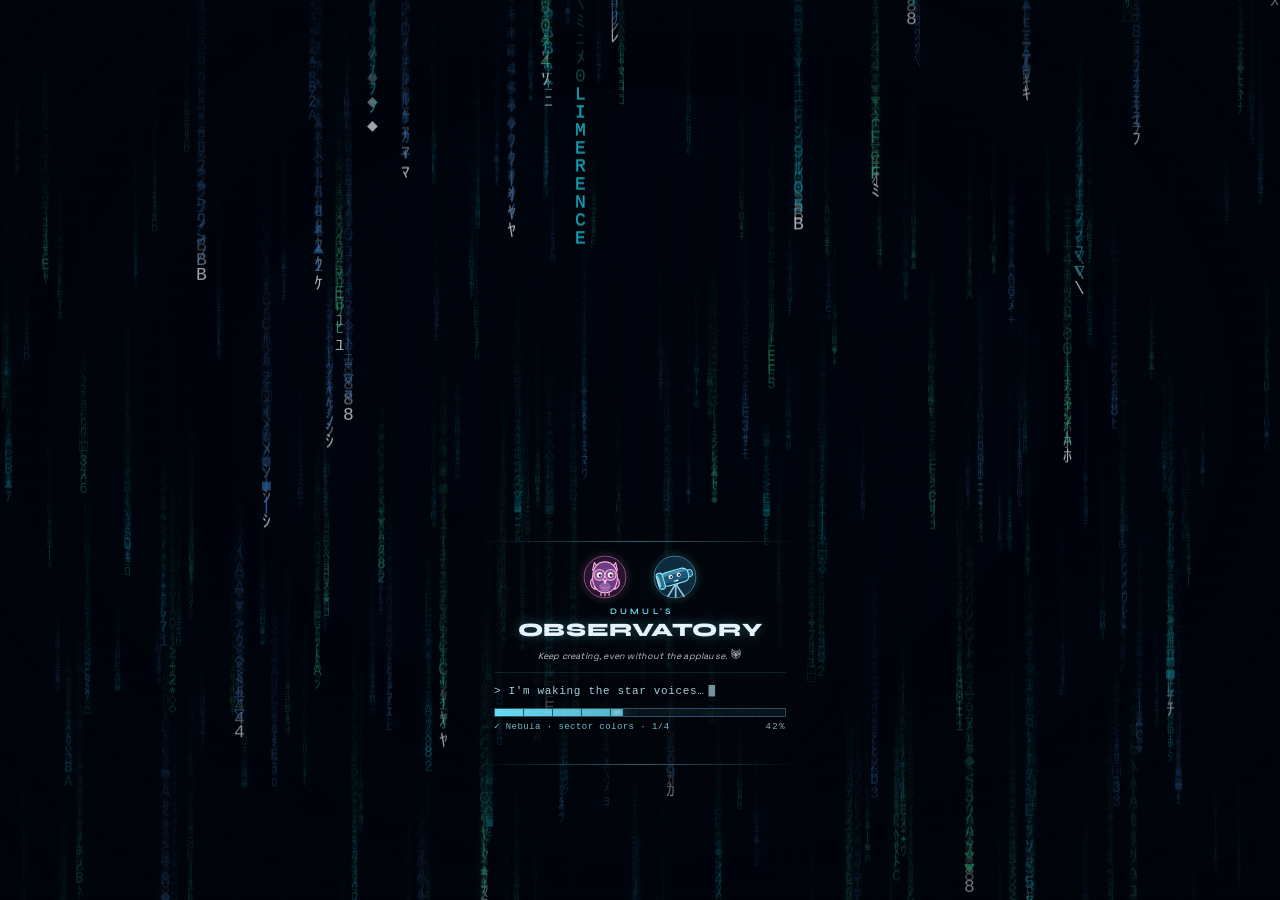
<file: index.html>
<!DOCTYPE html>
<html lang="en">
<head>
<meta charset="UTF-8">
<meta name="viewport" content="width=device-width, initial-scale=1, viewport-fit=cover">
<title>Dumul's Observatory — V38</title>
<meta name="description" content="Dumul's little corner of the internet: a modder and music composer. Original soundtracks, gameplay, mods, and the music project DUMUL.">
<link rel="canonical" href="https://dumul17.github.io/">
<link rel="icon" href="data:image/svg+xml,%3Csvg xmlns='http://www.w3.org/2000/svg' viewBox='0 0 64 64'%3E%3Crect width='64' height='64' rx='14' fill='%23060b11'/%3E%3Cpath d='M32 8l6 18 18 6-18 6-6 18-6-18-18-6 18-6z' fill='%236ee5ff'/%3E%3C/svg%3E">
<meta name="theme-color" content="#060b11">
<meta name="color-scheme" content="only light">
<link rel="manifest" href="manifest.json">
<link rel="apple-touch-icon" href="icons/icon-192.png">
<meta property="og:type" content="website">
<meta property="og:site_name" content="Dumul's Observatory">
<meta property="og:title" content="Dumul's Observatory">
<meta property="og:description" content="A modder and music composer's little universe: original soundtracks, gameplay, mods, and the music project DUMUL.">
<meta property="og:url" content="https://dumul17.github.io/">
<meta property="og:image" content="https://dumul17.github.io/img/og-constellation.jpg">
<meta property="og:image:width" content="1200">
<meta property="og:image:height" content="630">
<meta name="twitter:card" content="summary_large_image">
<meta name="twitter:title" content="Dumul's Observatory">
<meta name="twitter:description" content="A modder and music composer's little universe: original soundtracks, gameplay, mods, and the music project DUMUL.">
<meta name="twitter:image" content="https://dumul17.github.io/img/og-constellation.jpg">
<link rel="preload" as="image" href="audio/lmr-audio/og.webp" fetchpriority="low">
<link rel="preconnect" href="https://fonts.googleapis.com">
<link rel="preconnect" href="https://fonts.gstatic.com" crossorigin>
<link href="https://fonts.googleapis.com/css2?family=Space+Grotesk:wght@300;400;500;600&family=Syne:wght@600;700;800&display=swap" rel="stylesheet">
<link rel="stylesheet" href="dumul-css/index.css?v=111">
<!-- Three.js (ES module) diunduh + diparse lebih awal, paralel (three.module -> three.core tidak lagi berurutan). fetchpriority low: tidak nyaingin CSS/script utama. URL + ?v= HARUS sama persis dgn AST3D_CFG.lib, SHELL service-worker.js, dan import di dalam three.custom.r186.js -> kalau naikkan ?v=, ganti semuanya. -->
<link rel="modulepreload" href="dumul-js/obs/lib/three.custom.r186.js?v=2" fetchpriority="low">
<meta name="gimmick-revision" content="v41.15: ring-buffer ripples + spatial Doppler throttle + constellation alignment">
</head>
<body data-gimmick-baseline="v25" data-gimmick-revision="v41.15-ripples-doppler-align">

<div id="boot-screen" aria-hidden="false">
  <div id="boot-matrix" aria-hidden="true"></div>
  <script src="dumul-js/obs/js/00-rain.js?v=8"></script>
  <div id="boot-scan" aria-hidden="true"></div>
  <div id="boot-core">
    <div id="boot-brand">
      <div id="boot-chars" aria-hidden="true"></div>
      <h2 id="boot-title" tabindex="0"><span class="bt-k">Dumul's</span><span class="bt-b">Observatory</span></h2>
      <div id="boot-quote"><em data-i18n="quote">Keep creating, even without the applause.</em><span class="owl-q-emoji" aria-hidden="true"><svg class="ico" viewBox="0 0 24 24" width="12" height="12" fill="none" stroke="currentColor" stroke-width="1.5" stroke-linecap="round" stroke-linejoin="round" style="display:inline-block;vertical-align:-1px;margin-left:.15em" aria-hidden="true"><path d="M4.5 3.5 L8.6 6.6 C10.2 6 13.8 6 15.4 6.6 L19.5 3.5 C20.3 6 20.6 8.5 20.5 11.5 C20.3 16.5 16.8 20.5 12 20.5 C7.2 20.5 3.7 16.5 3.5 11.5 C3.4 8.5 3.7 6 4.5 3.5 Z"/><circle cx="8.4" cy="11.6" r="2.8"/><circle cx="15.6" cy="11.6" r="2.8"/><circle cx="8.4" cy="11.6" r="1.0" fill="currentColor" stroke="none"/><circle cx="15.6" cy="11.6" r="1.0" fill="currentColor" stroke="none"/><path d="M10.6 14.3 H13.4 L12 17.4 Z" fill="currentColor"/></svg></span></div>
    </div>
    <div id="boot-status" class="pn" aria-live="off"></div>
    <div id="boot-bar"><div id="boot-ghost"></div><div id="boot-fill"></div></div>
    <div id="boot-row"><div id="boot-log" aria-hidden="true"></div><div id="boot-pct">0%</div></div>
    <div id="boot-signal">&gt; SIGNAL TRANSMITTED</div>
    <div id="boot-choices" aria-hidden="true">
      <div class="boot-choice" id="boot-choice-red">
        <button type="button" id="boot-cap-red" class="boot-cap red" aria-label="View Source Code" title="Source Code" data-i18n-aria="boot.red.aria"></button>
        <span class="boot-cap-label" data-i18n="boot.red">Red</span>
      </div>
      <span class="boot-or" id="boot-or" data-i18n="boot.or">or</span>
      <div class="boot-choice" id="boot-choice-blue">
        <button type="button" id="boot-cap-blue" class="boot-cap blue" aria-label="Enter Observatory" title="Observatory" data-i18n-aria="boot.blue.aria"></button>
        <span class="boot-cap-label" data-i18n="boot.blue">Blue</span>
      </div>
    </div>
  </div>
</div>

<canvas id="sky" aria-hidden="true"></canvas>
<div class="scan" aria-hidden="true"></div>
<header id="header" aria-hidden="true">
  <h1 id="title" tabindex="-1"><span class="kicker">Dumul's</span><span class="big">Observatory</span></h1>
  <p class="sub" data-i18n="sub">modder &amp; music composer</p>
</header>
<!-- Caption #cap-<id> per rasi dibuat index.js dari sky-data.js (field `cap`). Hanya #cap-bh (Gargantua) yang ditulis manual. -->
<span class="cap" id="cap-bh" aria-hidden="true" data-i18n="tune.bh">Gargantua</span>
<a id="bh" href="dumul.html" aria-label="Open the sector portal" title="Gargantua" data-i18n-aria="portal.link"></a>
<span id="bh-clock" aria-hidden="true"></span>
<button type="button" id="owl-source" aria-label="Open about panel" aria-expanded="false" aria-controls="owl-panel" title="About" data-i18n-aria="owl.open"><svg class="ico" viewBox="0 0 24 24" width="18" height="18" fill="none" stroke="currentColor" stroke-width="1.5" stroke-linecap="round" stroke-linejoin="round" aria-hidden="true"><path d="M4.5 3.5 L8.6 6.6 C10.2 6 13.8 6 15.4 6.6 L19.5 3.5 C20.3 6 20.6 8.5 20.5 11.5 C20.3 16.5 16.8 20.5 12 20.5 C7.2 20.5 3.7 16.5 3.5 11.5 C3.4 8.5 3.7 6 4.5 3.5 Z"/><circle cx="8.4" cy="11.6" r="2.8"/><circle cx="15.6" cy="11.6" r="2.8"/><circle cx="8.4" cy="11.6" r="1.1" fill="currentColor" stroke="none"/><circle cx="15.6" cy="11.6" r="1.1" fill="currentColor" stroke="none"/><path d="M10.6 14.3 H13.4 L12 17.4 Z" fill="currentColor"/></svg></button>
<div id="owl-backdrop" aria-hidden="true"></div>
<div id="owl-panel" role="dialog" aria-modal="true" aria-labelledby="owl-panel-title" aria-hidden="true">
  <button type="button" class="owl-close" id="owl-close" aria-label="Close" data-i18n-aria="owl.close">×</button>
  <div class="owl-brand">
    <h2 id="owl-panel-title" tabindex="0"><span class="kicker">Dumul's</span><span class="big">Observatory</span></h2>
    <p class="owl-sub" data-i18n="sub">modder &amp; music composer</p>
    <p class="owl-quote"><em data-i18n="quote">Keep creating, even without the applause.</em><span class="owl-q-emoji" aria-hidden="true"><svg class="ico" viewBox="0 0 24 24" width="12" height="12" fill="none" stroke="currentColor" stroke-width="1.5" stroke-linecap="round" stroke-linejoin="round" style="display:inline-block;vertical-align:-1px;margin-left:.15em" aria-hidden="true"><path d="M4.5 3.5 L8.6 6.6 C10.2 6 13.8 6 15.4 6.6 L19.5 3.5 C20.3 6 20.6 8.5 20.5 11.5 C20.3 16.5 16.8 20.5 12 20.5 C7.2 20.5 3.7 16.5 3.5 11.5 C3.4 8.5 3.7 6 4.5 3.5 Z"/><circle cx="8.4" cy="11.6" r="2.8"/><circle cx="15.6" cy="11.6" r="2.8"/><circle cx="8.4" cy="11.6" r="1.0" fill="currentColor" stroke="none"/><circle cx="15.6" cy="11.6" r="1.0" fill="currentColor" stroke="none"/><path d="M10.6 14.3 H13.4 L12 17.4 Z" fill="currentColor"/></svg></span></p>
  </div>
  <div class="owl-tabs" role="tablist" aria-label="Panel" data-i18n-aria="owl.tabs">
    <button type="button" class="owl-tab on" role="tab" id="owl-tab-tune" data-owl-tab="tune" aria-selected="true" aria-controls="owl-pane-tune" data-i18n="owl.tab.set">Settings</button>
    <button type="button" class="owl-tab" role="tab" id="owl-tab-about" data-owl-tab="about" aria-selected="false" aria-controls="owl-pane-about" data-i18n="owl.tab.about">About</button>
  </div>
  <div class="owl-pane" id="owl-pane-about" data-owl-pane="about" role="tabpanel" hidden>
    <div class="owl-links">
      <a class="owl-link" href="https://www.youtube.com/@dumul17" target="_blank" rel="noopener" aria-label="YouTube" title="YouTube">
        <svg viewBox="0 0 24 24" fill="currentColor" aria-hidden="true"><path d="M23.5 6.2a3 3 0 0 0-2.1-2.1C19.5 3.6 12 3.6 12 3.6s-7.5 0-9.4.5A3 3 0 0 0 .5 6.2 31 31 0 0 0 0 12a31 31 0 0 0 .5 5.8 3 3 0 0 0 2.1 2.1c1.9.5 9.4.5 9.4.5s7.5 0 9.4-.5a3 3 0 0 0 2.1-2.1A31 31 0 0 0 24 12a31 31 0 0 0-.5-5.8ZM9.6 15.9V8.1l6.5 3.9-6.5 3.9Z"/></svg>
        <span>YouTube</span>
      </a>
      <a class="owl-link" href="https://instagram.com/dumuldumbowl" target="_blank" rel="me noopener" aria-label="Instagram" title="Instagram">
        <svg viewBox="0 0 24 24" fill="none" stroke="currentColor" stroke-width="1.7" stroke-linecap="round" stroke-linejoin="round" aria-hidden="true"><rect x="3" y="3" width="18" height="18" rx="5"/><circle cx="12" cy="12" r="4"/><circle cx="17.4" cy="6.6" r=".9" fill="currentColor" stroke="none"/></svg>
        <span>Instagram</span>
      </a>
      <a class="owl-link owl-src" href="https://github.com/dumul17/dumul17.github.io" target="_blank" rel="noopener" aria-label="View source on GitHub" title="Source code" data-i18n-aria="owl.github">
        <span class="owl-emoji" aria-hidden="true"><svg class="ico" viewBox="0 0 24 24" width="16" height="16" fill="none" stroke="currentColor" stroke-width="1.5" stroke-linecap="round" stroke-linejoin="round"><ellipse cx="12" cy="13" rx="8" ry="3.2"/><path d="M8 13 C8 9.5 9.5 7 12 7 s4 2.5 4 6"/><circle cx="12" cy="10" r="1.2" fill="currentColor" stroke="none"/><path d="M7 16.5 L5.5 19 M12 17 v3 M17 16.5 L18.5 19"/></svg></span>
        <span data-i18n="owl.source">Source</span>
      </a>
    </div>
  </div>
  <div class="owl-pane on" id="owl-pane-tune" data-owl-pane="tune" role="tabpanel">
<div id="bh-panel" role="group" aria-label="Tuning" aria-hidden="true" data-i18n-aria="mode.tune">
  <div class="bp-head">
    <div class="bp-tabs" role="tablist" aria-label="Tuning" data-i18n-aria="mode.tune">
      <button type="button" class="bp-tab on" role="tab" data-tab="bh" aria-selected="true" aria-label="Gargantua" title="Gargantua" data-i18n-aria="tune.bh"><svg viewBox="0 0 24 24" fill="none" stroke="currentColor" stroke-width="1.6" stroke-linecap="round" stroke-linejoin="round" aria-hidden="true" focusable="false"><ellipse cx="12" cy="12.4" rx="9.6" ry="3.3"/><path d="M6.2 10.4a7 7 0 0 1 11.6 0"/><circle cx="12" cy="12.4" r="2.5" fill="currentColor" stroke="none"/></svg></button>
      <button type="button" class="bp-tab" role="tab" data-tab="sky" aria-selected="false" aria-label="Sky" title="Sky" data-i18n-aria="tune.sky"><svg viewBox="0 0 24 24" fill="none" stroke="currentColor" stroke-width="1.6" stroke-linecap="round" stroke-linejoin="round" aria-hidden="true" focusable="false"><path d="M19.6 14.4A8 8 0 0 1 9.6 4.4a8 8 0 1 0 10 10z"/><path d="M17.4 3.6v3.2M15.8 5.2H19"/><circle cx="20" cy="9.6" r=".7" fill="currentColor" stroke="none"/></svg></button>
      <button type="button" class="bp-tab" role="tab" data-tab="ast" aria-selected="false" aria-label="Asteroid" title="Asteroid" data-i18n-aria="tune.ast.tab"><svg viewBox="0 0 24 24" fill="none" stroke="currentColor" stroke-width="1.6" stroke-linecap="round" stroke-linejoin="round" aria-hidden="true" focusable="false"><path d="M8 4.2 13.4 3l5.2 3.4 1.4 5.6-3.2 6.2-6 2.4-5.8-3L3.6 11z"/><circle cx="9.8" cy="10" r="1.3"/><circle cx="14.8" cy="14.4" r="1"/></svg></button>
      <button type="button" class="bp-tab" role="tab" data-tab="tele" aria-selected="false" aria-label="Telescope" title="Telescope" data-i18n-aria="tune.tele.tab"><svg viewBox="0 0 24 24" fill="none" stroke="currentColor" stroke-width="1.6" stroke-linecap="round" stroke-linejoin="round" aria-hidden="true" focusable="false"><path d="M3.4 12.4 15.4 5.6l2 3.6L5.4 16z"/><path d="M17.4 7.6l2.8-1.6M9.8 14.6 7.4 21M11.6 13.6l3.8 7.4"/></svg></button>
      <button type="button" class="bp-tab" role="tab" data-tab="pl" aria-selected="false" aria-label="Planet" title="Planet" data-i18n-aria="tune.pl.tab"><svg viewBox="0 0 24 24" fill="none" stroke="currentColor" stroke-width="1.6" stroke-linecap="round" stroke-linejoin="round" aria-hidden="true" focusable="false"><path d="M2 20.4c2.6-6.8 17.4-6.8 20 0z"/><circle cx="7" cy="7" r=".9" fill="currentColor" stroke="none"/><circle cx="16.4" cy="5.4" r="1.1" fill="currentColor" stroke="none"/><circle cx="20" cy="10.6" r=".7" fill="currentColor" stroke="none"/><path d="M9.6 17.6h2.4M14.4 19h1.8"/></svg></button>
      <button type="button" class="bp-tab" role="tab" data-tab="dr" aria-selected="false" aria-label="Drone" title="Drone" data-i18n-aria="tune.dr.tab"><svg viewBox="0 0 24 24" fill="none" stroke="currentColor" stroke-width="1.6" stroke-linecap="round" stroke-linejoin="round" aria-hidden="true" focusable="false"><circle cx="12" cy="10.8" r="3.4"/><circle cx="12" cy="10.8" r="1.1" fill="currentColor" stroke="none"/><path d="M8.8 9.4 3 6.4M15.2 9.4 21 6.4M9.8 14 8.2 19.4M14.2 14 15.8 19.4"/></svg></button>
      <button type="button" class="bp-tab" role="tab" data-tab="pt" aria-selected="false" aria-label="Portal" title="Portal" data-i18n-aria="tune.pt.tab"><svg viewBox="0 0 24 24" fill="none" stroke="currentColor" stroke-width="1.6" stroke-linecap="round" stroke-linejoin="round" aria-hidden="true" focusable="false"><ellipse cx="12" cy="12" rx="6.2" ry="9.2" transform="rotate(24 12 12)"/><ellipse cx="12" cy="12" rx="3" ry="5.4" transform="rotate(24 12 12)"/><path d="M12 2.8v1.6M12 19.6v1.6"/></svg></button>
    </div>
    </div>
  <div class="bp-sub" id="bp-sub" data-i18n="tune.sub.bh">Gargantua // Tune</div>
  <div class="bp-page" data-page="bh">
    <div class="bp-sec t3-sec" data-i18n="tune.shape">Shape</div>
    <label class="bp-row"><span class="bp-k"><span data-i18n="tune.size">Size</span><i data-i18n="tune.size.s">scale</i></span><input type="range" class="bp-range" id="bp-size" min="50" max="180" step="1" value="100"><output id="bp-size-v">100%</output></label>
    <label class="bp-row"><span class="bp-k"><span data-i18n="tune.str">Strength</span><i data-i18n="tune.str.s">lensing</i></span><input type="range" class="bp-range" id="bp-str" min="0" max="250" step="1" value="100"><output id="bp-str-v">100%</output></label>
    <div class="bp-sec t3-sec" data-i18n="tune.light">Light</div>
    <label class="bp-row"><span class="bp-k"><span data-i18n="tune.bloom">Bloom</span><i data-i18n="tune.bloom.s">warm glow</i></span><input type="range" class="bp-range" id="bp-bloom" min="0" max="200" step="1" value="100"><output id="bp-bloom-v">100%</output></label>
    <div class="bp-sec t3-sec" data-i18n="tune.sec.move">Motion</div>
    <label class="bp-row"><span class="bp-k"><span data-i18n="tune.speed">Speed</span><i data-i18n="tune.speed.s">animation</i></span><input type="range" class="bp-range" id="bp-speed" min="0" max="300" step="1" value="100"><output id="bp-speed-v">100%</output></label>
  </div>
  <div class="bp-page" data-page="sky" hidden>
    <div class="bp-sec" data-i18n="tune.surr">Surroundings</div>
    <div class="bp-sec t3-sec" data-ov data-i18n="tune.atm">Atmosphere</div>
    <label class="bp-row" data-ov><span class="bp-k"><span data-i18n="tune.haze">Haze</span><i data-i18n="tune.haze.s">dust clouds + glow</i></span><input type="range" class="bp-range" id="sp-HAZE" min="0" max="100" step="1" value="0"><output id="sp-HAZE-v">0%</output></label>
    <label class="bp-row" data-ov><span class="bp-k"><span data-i18n="tune.band">Band</span><i data-i18n="tune.band.s">milky way</i></span><input type="range" class="bp-range" id="sp-BAND" min="0" max="100" step="1" value="0"><output id="sp-BAND-v">0%</output></label>
    <label class="bp-row" data-ov><span class="bp-k"><span data-i18n="tune.drift">Drift</span><i data-i18n="tune.drift.s">floating dust</i></span><input type="range" class="bp-range" id="sp-DRIFT" min="0" max="100" step="1" value="0"><output id="sp-DRIFT-v">0%</output></label>
    <div class="bp-sec t3-sec" data-ov data-i18n="tune.neb">Nebula</div>
    <label class="bp-row" data-ov><span class="bp-k"><span data-i18n="tune.neb">Nebula</span><i data-i18n="tune.neb.s">image strength</i></span><input type="range" class="bp-range" id="sp-A_OV" min="0" max="100" step="1" value="100"><output id="sp-A_OV-v">0%</output></label>
    <label class="bp-row" data-ov><span class="bp-k"><span data-i18n="tune.halo2">Blob halo</span><i data-i18n="tune.halo2.s">edge thickness</i></span><input type="range" class="bp-range" id="sp-THICK" min="0" max="100" step="1" value="50"><output id="sp-THICK-v">0%</output></label>
    <label class="bp-row" data-ov><span class="bp-k"><span data-i18n="tune.vig">Vignette</span><i data-i18n="tune.vig.s">edge darkness</i></span><input type="range" class="bp-range" id="sp-VIG" min="0" max="200" step="1" value="100"><output id="sp-VIG-v">0%</output></label>
    <div class="bp-sec t3-sec" data-sc data-i18n="tune.sneb">Sector sky</div>
    <label class="bp-row" data-sc><span class="bp-k"><span data-i18n="tune.sneb">Sector nebula</span><i data-i18n="tune.sneb.s">tinted image strength</i></span><input type="range" class="bp-range" id="sp-A_SEC" min="0" max="100" step="1" value="90"><output id="sp-A_SEC-v">0%</output></label>
    <label class="bp-row" data-sc><span class="bp-k"><span data-i18n="tune.sdim">Depth</span><i data-i18n="tune.sdim.s">darken base sky</i></span><input type="range" class="bp-range" id="sp-SDIM" min="0" max="100" step="1" value="70"><output id="sp-SDIM-v">0%</output></label>
    <label class="bp-row" data-sc><span class="bp-k"><span data-i18n="tune.sprd">Hue variety</span><i data-i18n="tune.sprd.s">stays in sector theme</i></span><input type="range" class="bp-range" id="sp-SPREAD" min="0" max="100" step="1" value="45"><output id="sp-SPREAD-v">0%</output></label>
    <label class="bp-row" data-sc><span class="bp-k"><span data-i18n="tune.szf">Zoom follow</span><i data-i18n="tune.szf.s">nebula zooms with sector</i></span><input type="range" class="bp-range" id="sp-ZF" min="0" max="55" step="1" value="25"><output id="sp-ZF-v">0%</output></label>
    <div id="t3-mw" hidden></div>   <!-- slider Milky Way overview: diisi 18-tune3d.js (T3D 'mw'); slider nebula/kabut lama di atas cuma muncul kalau Milky Way tidak aktif -->
  </div>
  <div class="bp-page" data-page="ast" hidden>
    <div class="bp-sec t3-sec" data-i18n="tune.sec.show">Display</div>
    <div class="bp-row bp-tog"><span class="bp-k"><span data-i18n="tune.ast">Asteroids</span><i data-i18n="tune.ast.s">orbiting rocks</i></span><button type="button" id="bp-ast" class="bp-switch" aria-pressed="true" data-i18n="tune.show">Show</button></div>
    <div class="bp-row bp-tog"><span class="bp-k"><span data-i18n="tune.ast.ring">Limb belt</span><i data-i18n="tune.ast.ring.s">belt on the planet limb</i></span><button type="button" id="bp-astring" class="bp-switch" aria-pressed="true">On</button></div>
    <div class="bp-sec t3-sec" data-i18n="tune.sec.count">Count &amp; size</div>
    <label class="bp-row"><span class="bp-k"><span data-i18n="tune.ast.count">Count</span><i data-i18n="tune.ast.count.s">rocks</i></span><input type="range" class="bp-range" id="ap-n" min="0" max="300" step="1" value="60"><output id="ap-n-v">60</output></label>
    <label class="bp-row"><span class="bp-k"><span data-i18n="tune.ast.mx">Max rocks</span><i data-i18n="tune.ast.mx.s">cap at wide orbit</i></span><input type="range" class="bp-range" id="ap-mx" min="50" max="1200" step="1" value="600"><output id="ap-mx-v">600</output></label>
    <label class="bp-row"><span class="bp-k"><span data-i18n="tune.size">Size</span><i data-i18n="tune.ast.size.s">rock scale</i></span><input type="range" class="bp-range" id="ap-sz" min="40" max="250" step="1" value="100"><output id="ap-sz-v">100%</output></label>
    <div class="bp-sec t3-sec" data-i18n="tune.sec.orbit">Orbit</div>
    <label class="bp-row"><span class="bp-k"><span data-i18n="tune.ast.orbit">Orbit</span><i data-i18n="tune.ast.orbit.s">width</i></span><input type="range" class="bp-range" id="ap-w" min="30" max="800" step="1" value="100"><output id="ap-w-v">100%</output></label>
    <label class="bp-row"><span class="bp-k"><span data-i18n="tune.ast.thick">Thickness</span><i data-i18n="tune.ast.thick.s">ring density</i></span><input type="range" class="bp-range" id="ap-t" min="10" max="300" step="1" value="100"><output id="ap-t-v">100%</output></label>
    <label class="bp-row"><span class="bp-k"><span data-i18n="tune.ast.arch">Arch</span><i data-i18n="tune.ast.arch.s">0 = follows horizon</i></span><input type="range" class="bp-range" id="ap-arch" min="0" max="200" step="1" value="100"><output id="ap-arch-v">100%</output></label>
    <label class="bp-row"><span class="bp-k"><span data-i18n="tune.ast.tp">Top limit</span><i data-i18n="tune.ast.tp.s">arc peak vs screen top</i></span><input type="range" class="bp-range" id="ap-tp" min="0" max="30" step="1" value="6"><output id="ap-tp-v">6%</output></label>
    <label class="bp-row"><span class="bp-k"><span data-i18n="tune.speed">Speed</span><i data-i18n="tune.ast.spd.s">orbit</i></span><input type="range" class="bp-range" id="ap-spd" min="0" max="300" step="1" value="100"><output id="ap-spd-v">100%</output></label>
    <div class="bp-sec t3-sec" data-i18n="tune.sec.fade">Fade</div>
    <label class="bp-row"><span class="bp-k"><span data-i18n="tune.ast.ed">Edge fade</span><i data-i18n="tune.ast.ed.s">arc ends</i></span><input type="range" class="bp-range" id="ap-ed" min="0" max="30" step="1" value="7"><output id="ap-ed-v">7%</output></label>
    <label class="bp-row"><span class="bp-k"><span data-i18n="tune.ast.lm">Limb fade</span><i data-i18n="tune.ast.lm.s">near horizon</i></span><input type="range" class="bp-range" id="ap-lm" min="0" max="60" step="1" value="14"><output id="ap-lm-v">14px</output></label>
    <label class="bp-row"><span class="bp-k"><span data-i18n="tune.ast.fi">Fade in</span><i data-i18n="tune.ast.fi.s">after transition</i></span><input type="range" class="bp-range" id="ap-fi" min="0" max="1500" step="1" value="450"><output id="ap-fi-v">450ms</output></label>
    <label class="bp-row"><span class="bp-k"><span data-i18n="tune.ast.fo">Fade out</span><i data-i18n="tune.ast.fo.s">on back</i></span><input type="range" class="bp-range" id="ap-fo" min="0" max="1000" step="1" value="260"><output id="ap-fo-v">260ms</output></label>
  </div>
  <div class="bp-page" data-page="tele" hidden>
    <div class="bp-sec t3-sec" data-i18n="tune.sec.beh">Behavior</div>
    <div class="bp-row bp-tog bp-wide"><span class="bp-k" data-i18n="tune.tele.go">Bring along</span><button type="button" id="bp-tele-auto" class="bp-switch off" aria-pressed="false">Off</button></div>
    <div class="bp-row bp-tog bp-wide"><span class="bp-k" data-i18n="tune.tele.bub">Bubble messages</span><button type="button" id="bp-tele-bub" class="bp-switch" aria-pressed="true">On</button></div>
    <div class="bp-sec t3-sec" data-i18n="tune.sec.body">Body</div>
    <div class="bp-row bp-tog"><span class="bp-k" data-i18n="tune.tele.led">LED color</span><span class="bp-leds" role="group" data-i18n-aria="tune.tele.led" aria-label="LED color"><button type="button" class="bp-led" data-i="0" style="--c:57,255,20" aria-label="Green" title="Green" data-i18n-aria="tune.led.0"></button><button type="button" class="bp-led" data-i="1" style="--c:255,176,32" aria-label="Amber" title="Amber" data-i18n-aria="tune.led.1"></button><button type="button" class="bp-led" data-i="2" style="--c:235,245,255" aria-label="White" title="White" data-i18n-aria="tune.led.2"></button><button type="button" class="bp-led" data-i="3" style="--c:88,150,255" aria-label="Blue" title="Blue" data-i18n-aria="tune.led.3"></button><button type="button" class="bp-led" data-i="4" style="--c:176,132,255" aria-label="Violet" title="Violet" data-i18n-aria="tune.led.4"></button></span></div>
    <label class="bp-row"><span class="bp-k" data-i18n="tune.size">Size</span><input type="range" class="bp-range" id="tp-size" min="20" max="100" step="1" value="40"><output id="tp-size-v">40%</output></label>
    <div class="bp-sec t3-sec" data-i18n="tune.sec.move">Motion</div>
    <label class="bp-row"><span class="bp-k" data-i18n="tune.tele.hover">Hover</span><input type="range" class="bp-range" id="tp-spd" min="0" max="100" step="1" value="33"><output id="tp-spd-v">33%</output></label>
    <label class="bp-row"><span class="bp-k" data-i18n="tune.tele.spin">Spin</span><input type="range" class="bp-range" id="tp-spin" min="0" max="100" step="1" value="33"><output id="tp-spin-v">33%</output></label>
    <label class="bp-row"><span class="bp-k" data-i18n="tune.tele.flip">Flip</span><input type="range" class="bp-range" id="tp-flip" min="0" max="100" step="1" value="50"><output id="tp-flip-v">50%</output></label>
  </div>
  <div class="bp-page" data-page="pl" hidden></div>   <!-- Planet / Drone / Portal: baris slider dibuat 18-tune3d.js dari knob CFG -->
  <div class="bp-page" data-page="dr" hidden></div>
  <div class="bp-page" data-page="pt" hidden></div>
  <p class="bp-empty" data-i18n="tune.none">Nothing to tune here yet.</p>
  <div class="bp-act"><button type="button" id="bp-save" data-i18n="tune.save">Save</button><button type="button" id="bp-reset" data-i18n="tune.reset">Reset</button></div>
</div>
    <div class="owl-sys" id="owl-sys">
    <button type="button" id="owl-perf" class="owl-chip" aria-pressed="false" data-i18n-aria="tune.quality.hint"><svg viewBox="0 0 24 24" fill="none" stroke="currentColor" stroke-width="1.7" stroke-linecap="round" stroke-linejoin="round" aria-hidden="true"><path d="M13 3 5 14h6l-1 7 8-11h-6z"/></svg><span id="owl-perf-t">Perf · HIGH</span></button>
  </div>
  <div class="owl-perf-act" id="owl-perf-act" hidden>
    <button type="button" id="owl-perf-save" data-i18n="tune.save">Save</button>
    <button type="button" id="owl-perf-reset" data-i18n="tune.reset">Reset</button>
  </div>
  <div class="owl-sys owl-sys-ofl" id="owl-sys-ofl">
    <button type="button" id="owl-ofl" class="owl-chip" aria-live="polite"><svg viewBox="0 0 24 24" fill="none" stroke="currentColor" stroke-width="1.7" stroke-linecap="round" stroke-linejoin="round" aria-hidden="true"><path d="M12 4v10m0 0-4-4m4 4 4-4M5 19h14"/></svg><span id="owl-ofl-t">Offline…</span></button>
  </div>
</div>
</div>
<div id="secret-msg" aria-live="polite"></div>
<div id="tele-greet" aria-live="polite"></div>

<!-- Stellar Fragments / Constellation Archive (overlays; record lives in music player) -->
<div id="signal-fragment" aria-live="polite" aria-hidden="true">
  <button type="button" class="sf-close" id="sf-close" aria-label="Dismiss" data-i18n-aria="sf.close">×</button>
  <div class="sf-tag" id="sf-tag">FRAGMENT // —</div>
  <div class="sf-title" id="sf-title"></div>
  <div class="sf-body" id="sf-body"></div>
  <div class="sf-meta" id="sf-meta"></div>
</div>
<div id="cons-archive" aria-live="polite" aria-hidden="true">
  <div class="ca-line" data-i18n="ca.align">ALIGNMENT COMPLETE</div>
  <div class="ca-name" id="ca-name">ORION</div>
  <div class="ca-rule"></div>
  <div class="ca-sub" id="ca-sub">ARCHIVED</div>
</div>

<div id="terminal" aria-hidden="true"><div class="term-title">DUMUL//SYSTEM</div><div class="term-body"></div></div>
<div id="sn-flash" class="supernova-flash" aria-hidden="true"></div>
<div id="cat-lock" aria-hidden="true"></div>
<!-- Tombol #<key>-fx per bintang SFX dibuat index.js dari sky-data.js (SKY.sfx). -->
<div id="veil" aria-hidden="true"></div>
<section id="music-player" aria-label="Music player" aria-hidden="true" data-i18n-aria="mp.panel">
  <div class="mp-head"><div class="mp-head-left"><span class="mp-kicker" data-i18n="mp.kicker">Dumul's Observatory</span><div class="mp-title-row"><strong data-i18n="mp.title">Music Transmission</strong><div class="mp-vol-wrap" title="Volume" data-i18n-aria="mp.vol"><button type="button" id="mode-silence" class="mp-silence mp-vol-btn" aria-pressed="false" aria-label="Volume" title="Volume" data-i18n-aria="mp.vol"><svg class="ico ico-vol-on" viewBox="0 0 24 24" width="14" height="14" fill="none" stroke="currentColor" stroke-width="1.7" stroke-linecap="round" stroke-linejoin="round" aria-hidden="true"><path d="M4 10 v4 h3.5 L12 18 V6 L7.5 10 H4 Z"/><path d="M15.2 9.2 a3.2 3.2 0 0 1 0 5.6"/><path d="M17.5 7 a5.5 5.5 0 0 1 0 10"/></svg><svg class="ico ico-vol-off" viewBox="0 0 24 24" width="14" height="14" fill="none" stroke="currentColor" stroke-width="1.7" stroke-linecap="round" stroke-linejoin="round" aria-hidden="true" hidden><path d="M4 10 v4 h3.5 L12 18 V6 L7.5 10 H4 Z"/><path d="M16 9 l5 6 M21 9 l-5 6"/></svg></button><input type="range" id="mp-vol" class="mp-vol" min="0" max="100" value="85" step="1" aria-label="Volume level" data-i18n-aria="mp.vol.level"></div></div></div><button id="music-close" type="button" aria-label="Tutup music player" data-i18n-aria="mp.close">×</button></div>
  <div class="mp-scroll">
  <button type="button" id="mp-av-toggle" class="mp-av" role="switch" aria-checked="true" aria-label="Portal spectrum visualizer" data-i18n-aria="mp.av.aria">
    <span class="mp-av-ico" aria-hidden="true"><svg viewBox="0 0 24 24" width="14" height="14" fill="none" stroke="currentColor" stroke-width="1.6" stroke-linecap="round" stroke-linejoin="round"><circle cx="12" cy="12" r="3"/><path d="M12 3v3M12 18v3M3 12h3M18 12h3M5.6 5.6l2.1 2.1M16.3 16.3l2.1 2.1M18.4 5.6l-2.1 2.1M7.7 16.3l-2.1 2.1"/></svg></span>
    <span class="mp-av-txt"><b data-i18n="mp.av.title">Portal Spectrum</b><i data-i18n="mp.av.sub">Radial visualizer · signals</i></span>
    <span class="mp-av-sw" aria-hidden="true"></span>
  </button>
  <div class="mp-section-title">Stellar Signals <span class="mp-rec-count" id="sr-count">// <em>00</em>/00</span></div>
  <!-- Baris track SFX (accordion per sektor) dibangun index.js dari sky-data.js. Jangan tulis manual. -->
  <div id="mp-sfx-groups"></div>
  <div class="mp-section-title" data-i18n="mp.bgm">Observatory BGM</div>
  <div class="mp-tracks" id="mp-bgm-tracks"></div>
  </div>
  <div class="mp-foot">
    <div class="mp-seek" id="mp-seek-wrap">
      <canvas id="mp-wave" width="280" height="32" aria-hidden="true"></canvas>
      <input type="range" id="mp-seek" class="mp-seek-range" min="0" max="1000" value="0" step="1" aria-label="Seek" data-i18n-aria="mp.seek">
      <div class="mp-time"><span id="mp-t0">0:00</span><span id="mp-t1">0:00</span></div>
    </div>
    <div class="mp-controls">
      <button type="button" id="mp-shuffle" class="mp-ctrl" aria-pressed="false" aria-label="Shuffle" title="Shuffle" data-i18n-aria="mp.shuffle">
        <svg viewBox="0 0 24 24" width="14" height="14" fill="none" stroke="currentColor" stroke-width="1.8" stroke-linecap="round" stroke-linejoin="round" aria-hidden="true"><path d="M16 3h5v5"/><path d="M4 20 21 3"/><path d="M21 16v5h-5"/><path d="M15 15l6 6"/><path d="M4 4l5 5"/></svg>
      </button>
      <button type="button" id="mp-prev" class="mp-ctrl" aria-label="Previous" title="Previous" data-i18n-aria="mp.prev">
        <svg viewBox="0 0 24 24" width="15" height="15" fill="currentColor" aria-hidden="true"><path d="M6 6h2v12H6V6zm3.5 6 8.5 6V6l-8.5 6z"/></svg>
      </button>
      <button id="music-play" class="mp-play" type="button" aria-label="Play music" data-i18n-aria="mp.play"><span class="mp-play-icon" aria-hidden="true"><svg class="ico ico-play" viewBox="0 0 24 24" width="12" height="12" fill="currentColor" aria-hidden="true"><path d="M8 5.5v13l11-6.5L8 5.5z"/></svg><svg class="ico ico-pause" viewBox="0 0 24 24" width="12" height="12" fill="currentColor" aria-hidden="true" hidden><rect x="6" y="5" width="4" height="14" rx="1"/><rect x="14" y="5" width="4" height="14" rx="1"/></svg></span></button>
      <button type="button" id="mp-next" class="mp-ctrl" aria-label="Next" title="Next" data-i18n-aria="mp.next">
        <svg viewBox="0 0 24 24" width="15" height="15" fill="currentColor" aria-hidden="true"><path d="M16 6h2v12h-2V6zM6 18l8.5-6L6 6v12z"/></svg>
      </button>
      <button type="button" id="mp-repeat" class="mp-ctrl" aria-pressed="false" data-mode="0" aria-label="Repeat" title="Repeat off">
        <svg viewBox="0 0 24 24" width="14" height="14" fill="none" stroke="currentColor" stroke-width="1.8" stroke-linecap="round" stroke-linejoin="round" aria-hidden="true"><path d="M17 1l4 4-4 4"/><path d="M3 11V9a4 4 0 0 1 4-4h14"/><path d="M7 23l-4-4 4-4"/><path d="M21 13v2a4 4 0 0 1-4 4H3"/></svg>
        <span class="mp-rep-one" aria-hidden="true">1</span>
      </button>
    </div>
  </div>
</section>

<!-- Last Signal / Observe / Radio Silence -->
<div id="last-signal" aria-live="polite" aria-hidden="true">
  <div class="ls-tag" data-i18n="ls.tag">LAST SIGNAL DETECTED</div>
  <div class="ls-name" id="ls-name">—</div>
  <div class="ls-meta"><span id="ls-spec">—</span><span id="ls-dist">—</span></div>
</div>
<div id="mode-cluster">
  <button type="button" id="mode-observe" aria-pressed="false" aria-label="Observation Mode" title="Observation Mode" data-i18n-aria="mode.observe">
    <svg class="ico ico-obs-out" viewBox="0 0 24 24" width="16" height="16" fill="none" stroke="currentColor" stroke-width="1.6" stroke-linecap="round" stroke-linejoin="round" aria-hidden="true"><path d="M5 19 L12 5 L14 11 L19 13 Z"/><path d="M4 14 L8 18"/></svg>
    <svg class="ico ico-obs-in" viewBox="0 0 24 24" width="16" height="16" fill="none" stroke="currentColor" stroke-width="1.6" stroke-linecap="round" stroke-linejoin="round" aria-hidden="true" hidden><circle cx="12" cy="12" r="3"/><path d="M6.5 6.5a7.8 7.8 0 0 1 11 0"/><path d="M4 4a11 11 0 0 1 16 0"/><path d="M12 15 v5"/></svg>
  </button>
  <button type="button" id="mode-camera" aria-pressed="false" aria-label="Constellation Camera" title="Constellation Camera (Observation only)" hidden data-i18n-aria="mode.camera">
    <svg class="ico" viewBox="0 0 24 24" width="16" height="16" fill="none" stroke="currentColor" stroke-width="1.6" stroke-linecap="round" stroke-linejoin="round" aria-hidden="true"><rect x="3" y="7" width="14" height="11" rx="2"/><circle cx="10" cy="12.5" r="3"/><path d="M17 10 l4 -2 v10 l-4 -2 Z"/></svg>
  </button>
  <button type="button" id="mode-bh" aria-label="Sector menu" title="Sector menu" data-i18n-aria="mode.smenu">
    <svg class="ico" viewBox="0 0 24 24" width="16" height="16" fill="none" stroke="currentColor" stroke-width="1.6" stroke-linecap="round" stroke-linejoin="round" aria-hidden="true"><circle cx="12" cy="12" r="3.2"/><path d="M12 3.5 a8.5 8.5 0 0 1 0 17"/><path d="M12 6 a6 6 0 0 1 0 12" opacity=".7"/><path d="M12 8.5 a3.5 3.5 0 0 1 0 7" opacity=".45"/></svg>
  </button>
  <button type="button" id="mode-sectors" aria-label="Back to sector overview" title="Back to overview" data-i18n-aria="mode.sectors">
    <svg class="ico" viewBox="0 0 24 24" width="16" height="16" fill="none" stroke="currentColor" stroke-width="1.6" stroke-linecap="round" stroke-linejoin="round" aria-hidden="true"><circle cx="12" cy="12" r="2"/><path d="M12 4 v3 M12 17 v3 M4 12 h3 M17 12 h3"/><path d="M7.2 7.2 l2 2 M14.8 14.8 l2 2 M16.8 7.2 l-2 2 M9.2 14.8 l-2 2"/><circle cx="12" cy="12" r="8" stroke-dasharray="2 3" opacity=".55"/></svg>
  </button>
</div>
<div id="cam-zoom" aria-live="polite" aria-hidden="true">
  <div id="cam-zrow"><span class="cz-label">CAM</span><div id="cam-zwrap"><input type="range" id="cam-zslider" min="0" max="1000" step="1" value="0" aria-label="Camera zoom" data-i18n-aria="cam.zoom.aria"></div><span class="cz-val" id="cam-zoom-val">1×</span></div>
  <span class="cz-hint" data-i18n="cam.hint">TAP ‹ › TO ZOOM TO A CONSTELLATION</span>
  <div id="cam-focus"><button type="button" id="cf-prev" aria-label="Previous constellation" data-i18n-aria="cam.prev.aria">‹</button><button type="button" id="cf-name" aria-pressed="false" data-off="1" aria-label="Toggle focus lock">FOCUS LOCK · OFF</button><button type="button" id="cf-next" aria-label="Next constellation" data-i18n-aria="cam.next.aria">›</button></div>
  <div id="cam-band"><button type="button" id="cb-btn" data-band="vis" aria-pressed="false" aria-label="Spectral band filter: visible, ultraviolet, infrared">BAND · VIS</button><button type="button" id="cl-btn" data-off="0" aria-pressed="false" aria-label="Toggle constellation lines" data-i18n-aria="cam.lines.aria">LINES · ON</button><button type="button" id="ca-btn" aria-label="Constellation log" data-i18n="ach.btn" data-i18n-aria="ach.aria">LOG</button><button type="button" id="cs-btn" aria-label="Capture sky and share" title="Capture sky and share" data-i18n-aria="cam.snap.aria"><svg class="ico" viewBox="0 0 24 24" width="15" height="15" fill="none" stroke="currentColor" stroke-width="1.6" stroke-linecap="round" stroke-linejoin="round" aria-hidden="true"><path d="M4 8.5h3l1.6-2.5h6.8L17 8.5h3a1 1 0 0 1 1 1V18a1 1 0 0 1-1 1H4a1 1 0 0 1-1-1V9.5a1 1 0 0 1 1-1z"/><circle cx="12" cy="13.4" r="3.3"/></svg></button></div>
</div>
<div id="cam-whisper" aria-live="polite"></div>
<div id="cam-cat" aria-live="polite"></div>
<div id="cam-ach" aria-live="polite"></div>
<div id="sector-scan" aria-hidden="true">
  <div class="ss-head"><span>MAP</span><span class="ss-sec" id="ss-sec">—</span></div>
  <canvas id="sector-radar" width="168" height="168"></canvas>
  <div class="ss-stat" id="ss-draw">DRAW 0/0</div>
  <div class="ss-stat" id="ss-cull">CULL 0%</div>
</div>
<button type="button" id="cg-btn" data-on="0" aria-pressed="false" aria-label="Alignment game" title="Alignment" data-i18n-aria="cg.aria"><svg class="ico" viewBox="0 0 24 24" width="16" height="16" fill="none" stroke="currentColor" stroke-width="1.6" stroke-linecap="round" stroke-linejoin="round" aria-hidden="true"><path d="M6.5 8h11a3.5 3.5 0 0 1 3.4 4.3l-.9 4a2.2 2.2 0 0 1-3.7 1.1L14.5 15.5h-5l-1.8 1.9a2.2 2.2 0 0 1-3.7-1.1l-.9-4A3.5 3.5 0 0 1 6.5 8z"/><path d="M8 10.4v3M6.5 11.9h3"/><circle cx="15.6" cy="11" r=".7" fill="currentColor" stroke="none"/><circle cx="17.6" cy="12.8" r=".7" fill="currentColor" stroke="none"/></svg></button>
<div id="mode-toast" aria-live="polite" aria-hidden="true"></div>
<button id="music-toggle" type="button" aria-label="Buka music player" aria-expanded="false" title="Music" data-i18n-aria="mp.open">
  <svg viewBox="0 0 24 24" fill="none" stroke="currentColor" stroke-width="1.7" stroke-linecap="round" stroke-linejoin="round" aria-hidden="true">
    <path d="M9 18V5l10-2v13"/>
    <circle cx="6.5" cy="18" r="3"/>
    <circle cx="16.5" cy="16" r="3"/>
  </svg>
  <span class="mp-spec-mini" aria-hidden="true"><i></i><i></i><i></i><i></i><i></i></span>
  <span class="sr-badge" id="sr-badge" aria-hidden="true">0</span>
</button>
<span id="mp-now-playing" aria-hidden="true"></span>
<footer id="footer">
  <nav aria-label="Links" data-i18n-aria="nav.links" hidden>
    <div class="footer-left"></div>
  </nav>
  <p class="quote" data-i18n="footer.quote">Keep creating, even without the applause.</p>
</footer>
<!-- DEPLOY: naikkan ?v= dumul-js/obs/sky-data.js / texts.js / js/*.js (urutan JANGAN diubah; 11-live-count.js dimuat lewat import() di script inline; 12-ast3d.js ada SETELAH script inline itu; three.min.js dimuat lazy oleh 12-ast3d.js / 13-scope3d.js / 14-drone3d.js dan harus ada di SHELL) / index.css; samakan PERSIS dengan SHELL di service-worker.js (node check-sky.js memeriksa). -->
<div id="live-count" hidden aria-hidden="true"><i></i><b>0</b><span>observer</span></div>
<script>/* pengaman: kalau i18n.js gagal dimuat (path salah / cache lama), T() tetap ada supaya boot tidak macet. i18n.js menimpanya kalau berhasil dimuat. */window.T=window.T||function(k,v){var s=k,i;if(v)for(i in v)s=s.split("{"+i+"}").join(v[i]);return s;};</script>
<script defer src="dumul-js/obs/sky-data.js?v=32"></script>
<script defer src="dumul-js/obs/texts.js?v=1"></script>
<script defer src="dumul-js/obs/i18n.js?v=55"></script>
<script defer src="dumul-js/obs/i18n-sky.js?v=2"></script>
<script defer src="dumul-js/obs/i18n-texts.js?v=1"></script>
<script defer src="dumul-js/obs/js/01-core.js?v=154"></script>
<script defer src="dumul-js/obs/js/02-sky-logic.js?v=158"></script>
<script defer src="dumul-js/obs/js/03-gargantua.js?v=117"></script>
<script defer src="dumul-js/obs/js/04-render.js?v=174"></script>
<script defer src="dumul-js/obs/js/05-sector-ui.js?v=212"></script>
<script defer src="dumul-js/obs/js/06-interaction.js?v=135"></script>
<script defer src="dumul-js/obs/js/07-boot.js?v=198"></script>
<script>/* Layout editor (20-layout-editor.js): NOL BIAYA untuk pengunjung biasa. Hanya dimuat kalau ?layout=1 atau localStorage.obs_layout_on=1; document.write supaya jadi <script defer> berurutan tepat setelah 07-boot.js. Tag sengaja dipecah ('<scr'+'ipt') agar check-sky tidak menganggapnya <script src> biasa. Bukan di SHELL SW. */
(function(){var e=false;try{e=/[?&]layout=1\b/.test(location.search)||localStorage.getItem('obs_layout_on')==='1';}catch(x){}if(e)document.write('<scr'+'ipt defer src="dumul-js/obs/js/20-layout-editor.js?v=4"></scr'+'ipt>');})();
</script>
<script defer src="dumul-js/obs/js/08-tx-drone.js?v=16"></script>
<script defer src="dumul-js/obs/js/09-wormhole.js?v=67"></script>
<script defer src="dumul-js/obs/js/10-ui-sound.js?v=9"></script>
<script>
/* Live counter (Firebase): sekarang termasuk PRA-KAPSUL. 07-boot.js memanggil window.__liveLoad() begitu 3D + warm shader selesai (layar boot masih menutup, lihat blok PRA-KAPSUL di sana),
   jadi evaluasi modul Firebase (~80-90 ms di HP) tidak lagi jatuh di Blue / frame pertama sektor. Jalur lama di bawah tetap ada sebagai CADANGAN (boot macet / 3D gagal / kunjungan tanpa vis):
   setelah window load + idle, boot selesai (bootDone), wormhole/sektor tidak sibuk; cek tiap 1,5 dtk, batas ~60 dtk menunggu boot. __liveLoad idempoten: import() hanya SEKALI.
   Path + ?v= di import() harus sama persis dengan SHELL service-worker.js (check-sky.js memeriksa). Gagal muat = counter tetap tersembunyi.
   Flag A/B ?nolive=1 sudah dihapus (tidak dibutuhkan lagi). */
(function () {
  var p = null;
  window.__liveLoad = function () {
    if (!p) { try { p = import('./dumul-js/obs/js/11-live-count.js?v=5').catch(function () {}); } catch (e) { p = Promise.resolve(); } }
    return p;
  };
  var tries = 0;
  function go() {
    var w = window.WORMHOLE, s = window.SECT, boot = (typeof bootDone !== 'undefined' && bootDone);
    if (p) return;
    if ((!boot && tries++ < 40) || (w && w.busy) || (s && s.busy)) { setTimeout(go, 1500); return; }
    window.__liveLoad();
  }
  function idle() {
    if (window.requestIdleCallback) requestIdleCallback(go, { timeout: 6000 }); else setTimeout(go, 3000);
  }
  if (document.readyState === 'complete') idle(); else window.addEventListener('load', idle);
})();
</script>
<script defer src="dumul-js/obs/js/12-ast3d.js?v=44"></script>
<script defer src="dumul-js/obs/js/13-scope3d.js?v=42"></script>
<script defer src="dumul-js/obs/js/14-drone3d.js?v=21"></script>
<script defer src="dumul-js/obs/js/15-portal3d.js?v=64"></script>
<script defer src="dumul-js/obs/js/16-sector-menu.js?v=7"></script>
<script defer src="dumul-js/obs/js/17-planet3d.js?v=72"></script>
<script defer src="dumul-js/obs/js/18-tune3d.js?v=19"></script>
<script defer src="dumul-js/obs/js/22-sky-now.js?v=4"></script>
<script>/* StarGL (23-stargl.js): prototipe bintang via WebGL. NOL BIAYA untuk pengunjung biasa. Hanya dimuat kalau ?stargl=1. Tag sengaja dipecah ('<scr'+'ipt') agar check-sky tidak menganggapnya <script src> biasa. Bukan di SHELL SW. */
(function(){var e=false;try{e=/[?&]stargl=1\b/.test(location.search);}catch(x){}if(e)document.write('<scr'+'ipt defer src="dumul-js/obs/js/23-stargl.js?v=1"></scr'+'ipt>');})();
</script>
<script defer src="dumul-js/obs/js/24-glsky.js?v=67"></script>
<script>
/* Auto-debug (19-auto-debug.js): NOL BIAYA untuk pengunjung biasa. Hanya diunduh kalau URL punya ?debug=1, dimuat setelah window load
   (semua script defer sudah jalan, global SECT/WORMHOLE/PROBE ada). Sengaja TIDAK di SHELL service-worker.js dan bukan <script src> di atas;
   check-sky.js mengecualikan file ini. Naikkan ?v= kalau file-nya diubah. */
(function () {
  if (!/[?&]debug=1(&|$)/.test(location.search)) return;
  function go() { var s = document.createElement('script'); s.src = 'dumul-js/obs/js/19-auto-debug.js?v=30'; s.async = true; document.body.appendChild(s); }
  if (document.readyState === 'complete') go(); else window.addEventListener('load', go);
})();
</script>

<!-- GLITCH NEURAL NETWORK WARP OVERLAY -->
<div id="tesseract-warp" aria-hidden="true">
  <div class="tesseract-stage" id="tesseract-stage">
    <img class="tesseract-og" src="audio/lmr-audio/og.webp" alt="" aria-hidden="true" decoding="async" fetchpriority="low">
    <div class="tesseract-shade s1"></div>
    <div class="tesseract-shade s2"></div>
    <div class="tesseract-shade s3"></div>
    <canvas id="tesseract-canvas"></canvas>
  </div>
  <div class="tesseract-scan"></div>
  <!-- Judul + daftar 5 track (area kosong di bawah og.webp), tanpa persen. Posisi diatur tpLayout(). -->
  <div class="tesseract-pre" id="tesseract-pre">
    <div class="tp-inner" id="tp-inner">
      <div class="tp-head" id="tp-head"><span class="tp-hl">WELCOME TO</span><span class="tp-hl">THE GLITCH</span></div>
      <div class="tp-list">
        <div class="tp-row"><span class="tp-t">Glitch (Instrumental)</span></div>
        <div class="tp-row"><span class="tp-t">Limerence</span></div>
        <div class="tp-row"><span class="tp-t">Glitch</span></div>
        <div class="tp-row"><span class="tp-t">Nastenka</span></div>
        <div class="tp-row"><span class="tp-t">Larung</span></div>
      </div>
    </div>
  </div>
  <div class="tesseract-ui">
    <div class="tesseract-title">DUMUL // NEURAL INTERFERENCE</div>
    <div class="tesseract-status" id="tesseract-status">&gt; INITIALIZING NEURAL CORE...</div>
    <div class="tesseract-bar"><div id="tesseract-progress"></div></div>
  </div>
</div>
<script>
/* PWA: daftar service worker. Audio tidak disimpan otomatis (aturan >50% dihapus); hanya lewat unduh offline (PRECACHE_AUDIO). */
if ('serviceWorker' in navigator) {
  /* PP-12: first visit → jangan install SW (fetch ulang ±35 URL SHELL) selagi boot berjalan; tunggu 'obs-entered' (Blue ditekan) atau fallback 25 dtk.
     Kunjungan terkontrol (sudah ada controller) langsung register seperti sebelumnya. */
  (function () {
    var regd = false;
    function reg() {
      if (regd) return; regd = true;
      window.__swRegAt = Math.round(performance.now());   /* v129 diagnostik: dibaca bench (R.swRegAt/R.swLog) */
      navigator.serviceWorker.register('service-worker.js').then(function (r) {
        var w = r.installing || r.waiting || r.active; window.__swLog = window.__swLog || [];
        if (w) { window.__swLog.push([w.state, Math.round(performance.now())]); w.addEventListener('statechange', function () { window.__swLog.push([w.state, Math.round(performance.now())]); }); }
      }).catch(function () {});
    }
    window.addEventListener('load', function () {
      /* v142: kunjungan terkontrol pun menunggu (cek update + install SW baru sesudah tiap deploy ikut fetch ±35 URL SHELL selagi boot). Fallback 25 dtk tetap. */
      if (window.__obsEntered) { reg(); return; }
      window.addEventListener('obs-entered', function () { setTimeout(reg, 1500); }, { once: true });
      setTimeout(reg, 25000);
    });
  })();
}
</script>
<script>
/* Offline archive — tombol di panel owl (tab Tune). Tidak ada popup. Service worker tidak diubah:
   tombol cuma mengirim AUDIO_STATUS / PRECACHE_AUDIO dan menampilkan progres dari AUDIO_CACHED / PRECACHE_DONE.
   Status "N/A" = service worker belum siap atau tidak didukung (mis. mode privat Firefox) -> ketuk untuk coba lagi. */
(function () {
  var chip = document.getElementById('owl-ofl'), lab = document.getElementById('owl-ofl-t'), row = document.getElementById('owl-sys-ofl');
  if (!chip || !lab) return;
  if (!('serviceWorker' in navigator) || !('caches' in window)) { if (row && row.parentNode) row.parentNode.removeChild(row); return; }
  var SIZE_MB = 55;          /* Opsi A: 19 path Observatory (~52–55 MB) */
  var KEY = 'ofl_choice';    /* 'yes' = pernah setuju -> kartu Wi-Fi tidak muncul lagi. TIDAK memicu unduhan otomatis (v158) */
  function audioUrls(){ return (window.SKY && SKY.audioFilesObs) ? SKY.audioFilesObs() : []; }
  var STR = {
    en: { idle: 'Save offline {d}/{t}', wait: 'Offline…', sync: 'Saving {d}/{t}', done: 'Offline ready', na: 'Offline N/A', part: 'Retry {d}/{t}',
          hint: 'Save all {t} tracks (~{mb} MB) so the observatory keeps playing without signal.',
          hintDone: 'All tracks are saved. The observatory plays offline.', hintNA: 'Offline storage is not ready. Tap to retry.' },
    id: { idle: 'Simpan offline {d}/{t}', wait: 'Offline…', sync: 'Menyimpan {d}/{t}', done: 'Offline siap', na: 'Offline N/A', part: 'Ulangi {d}/{t}',
          hint: 'Simpan semua {t} lagu (~{mb} MB) supaya observatorium tetap bunyi tanpa sinyal.',
          hintDone: 'Semua lagu tersimpan. Observatorium bisa bunyi offline.', hintNA: 'Penyimpanan offline belum siap. Ketuk untuk coba lagi.' }
  };
  var total = 0, cached = 0, st = 'wait', busy = false, wd = 0;

  /* bahasa dibaca lazy: I18N baru ada setelah i18n.js (defer) jalan */
  function s(k, d) {
    var t = STR[(window.I18N && I18N.lang === 'id') ? 'id' : 'en'][k];
    return t.replace('{d}', d || 0).replace('{t}', total || '?').replace('{mb}', SIZE_MB);
  }
  function paint() {
    var pct = st === 'done' ? 100 : (total ? Math.round(cached / total * 100) : 0);
    var hint = st === 'done' ? s('hintDone') : st === 'na' ? s('hintNA') : s('hint');
    lab.textContent = s(st, cached);
    chip.title = hint; chip.setAttribute('aria-label', hint);
    chip.setAttribute('data-s', st);
    chip.style.setProperty('--p', pct + '%');
  }
  function net() {
    var c = navigator.connection || {};
    return { slow: !!(c.saveData || /(^|-)2g$/.test(c.effectiveType || '')), cell: c.type === 'cellular' };
  }
  function load() { try { return JSON.parse(localStorage.getItem(KEY) || 'null'); } catch (e) { return null; } }
  function save(v) { try { localStorage.setItem(KEY, JSON.stringify({ v: v, t: Date.now() })); } catch (e) {} }
  function post(msg) {
    navigator.serviceWorker.ready.then(function (reg) { if (reg.active) reg.active.postMessage(msg); });
  }
  function arm() {
    clearTimeout(wd);
    wd = setTimeout(function () { if (busy) { busy = false; st = 'part'; paint(); } }, 90000);   /* macet 90 dtk -> tawarkan ulangi */
  }
  function begin() { busy = true; st = 'sync'; paint(); arm(); post({ type: 'PRECACHE_AUDIO', urls: audioUrls() }); }
  function ask() {
    var t = setTimeout(function () { if (st === 'wait') { st = 'na'; paint(); } }, 8000);
    navigator.serviceWorker.ready.then(function (reg) {
      clearTimeout(t);
      if (reg.active) reg.active.postMessage({ type: 'AUDIO_STATUS', urls: audioUrls() });
    });
  }

  navigator.serviceWorker.addEventListener('message', function (e) {
    var d = e.data;
    if (!d || !d.type) return;
    if (d.type === 'AUDIO_STATUS') {
      total = d.total; cached = d.cached;
      if (busy) { paint(); return; }
      st = !total ? 'na' : (cached >= total ? 'done' : 'idle');
      paint();
      var ch = load();
      if (st === 'idle') offer(ch);   /* v158: TIDAK ada unduh otomatis. Simpan lagu hanya setelah ketukan di chip / kartu pada kunjungan ini. */
      return;
    }
    if (d.type === 'AUDIO_CACHED') {
      total = d.total || total; cached = d.done;
      if (busy) { st = 'sync'; paint(); arm(); cardUpd('sync', cached); }
      return;
    }
    if (d.type === 'PRECACHE_DONE') {
      clearTimeout(wd); busy = false;
      total = d.total || total; cached = d.ok;
      st = cached >= total ? 'done' : 'part';
      paint();
      cardUpd(st === 'done' ? 'done' : 'part', cached);
    }
  });

  chip.addEventListener('click', function (e) {
    e.preventDefault(); e.stopPropagation();
    if (st === 'done' || busy) return;
    if (st === 'na' || st === 'wait') { st = 'wait'; paint(); ask(); return; }
    save('yes'); begin();
  });
  ['pointerdown', 'pointerup', 'touchstart', 'touchend'].forEach(function (ev) {
    chip.addEventListener(ev, function (e) { e.stopPropagation(); });
  });

  /* ===== v133: popout "Simpan offline" (gaya HUD, sama dengan dumul.html) — KHUSUS Wi-Fi =====
     Muncul sekali setelah masuk Observatory (obs-entered) kalau: SW siap, lagu belum lengkap, belum pernah memilih (atau 'NANTI' > 14 hari), koneksi Wi-Fi/Ethernet
     (navigator.connection.type), bukan saveData/2G. Browser tanpa Network Information API (Safari/Firefox) -> tidak muncul; chip di panel owl tetap ada.
     Memakai state & jalur unduh chip di atas (begin/save/load), jadi tidak ada PRECACHE ganda. Kunci localStorage 'ofl_choice' sama dengan dumul.html. */
  var ASK_AGAIN_DAYS = 14, card = null, cmode = '', hideT = 0, styled = false;
  var CT = {
    en: { title: '> OFFLINE ARCHIVE', ask: 'You are on Wi-Fi. Save all {n} tracks (~{mb} MB) so the observatory keeps playing without signal?', yes: 'SAVE ALL', no: 'NOT NOW',
          sync: '> SYNCING {d}/{t}', syncNote: 'Runs in the background. Keep exploring.', done: '> ARCHIVE SECURED', doneNote: 'Offline mode ready.',
          part: '> SYNC INTERRUPTED', partNote: '{d}/{t} saved. Resumes on your next visit.' },
    id: { title: '> ARSIP OFFLINE', ask: 'Kamu lagi di Wi-Fi. Simpan semua {n} lagu (~{mb} MB) supaya observatorium tetap bunyi tanpa sinyal?', yes: 'SIMPAN SEMUA', no: 'NANTI',
          sync: '> MENYINKRON {d}/{t}', syncNote: 'Jalan di latar belakang. Lanjut jelajah.', done: '> ARSIP TERSIMPAN', doneNote: 'Mode offline siap.',
          part: '> SINKRON TERPUTUS', partNote: '{d}/{t} tersimpan. Lanjut di kunjungan berikutnya.' }
  };
  function ct(k, d) {
    var t = CT[(window.I18N && I18N.lang === 'id') ? 'id' : 'en'][k];
    return t.replace('{n}', total || '?').replace('{mb}', SIZE_MB).replace('{d}', d || 0).replace('{t}', total || '?');
  }
  function wifi() {
    var c = navigator.connection;
    return !!(c && !c.saveData && !/(^|-)2g$/.test(c.effectiveType || '') && (c.type === 'wifi' || c.type === 'ethernet'));
  }
  function cq(sel) { return card.querySelector(sel); }
  function cardStyle() {
    if (styled) return; styled = true;
    var s2 = document.createElement('style');
    s2.textContent = [
      '#ofl-card{position:fixed;left:50%;bottom:calc(76px + env(safe-area-inset-bottom,0px));z-index:45;width:min(92vw,340px);box-sizing:border-box;padding:12px 14px;border:1px solid rgba(110,229,255,.30);border-radius:5px;background:rgba(2,8,13,.95);box-shadow:0 0 22px rgba(110,229,255,.12),inset 0 0 18px rgba(110,229,255,.04);color:#cfeffa;font:12px/1.55 "Courier New",monospace;opacity:0;pointer-events:none;transform:translate(-50%,12px);transition:opacity .35s ease,transform .35s ease}',
      '#ofl-card.on{opacity:1;pointer-events:auto;transform:translate(-50%,0)}',
      'body.sw #ofl-card{opacity:0!important;pointer-events:none!important}',
      '#ofl-card .ofl-t{color:#6ee5ff;font-weight:700;letter-spacing:.12em;font-size:12px;text-shadow:0 0 8px rgba(110,229,255,.55);padding-right:22px}',
      '#ofl-card .ofl-p{margin-top:5px;font-size:11px;color:rgba(214,228,240,.74);letter-spacing:.02em}',
      '#ofl-card .ofl-x{position:absolute;top:4px;right:6px;width:28px;height:28px;border:0;background:none;color:rgba(214,228,240,.55);font:18px/1 "Courier New",monospace;cursor:pointer;-webkit-tap-highlight-color:transparent}',
      '#ofl-card .ofl-x:hover,#ofl-card .ofl-x:focus-visible{color:#6ee5ff}',
      '#ofl-card .ofl-row{display:flex;gap:8px;margin-top:11px}',
      '#ofl-card .ofl-b{flex:1;min-height:38px;border-radius:4px;font:700 11px "Courier New",monospace;letter-spacing:.14em;cursor:pointer;-webkit-tap-highlight-color:transparent;transition:color .25s,border-color .25s,background .25s,box-shadow .25s}',
      '#ofl-card .ofl-y{border:1px solid rgba(110,229,255,.55);background:rgba(110,229,255,.10);color:#6ee5ff}',
      '#ofl-card .ofl-y:hover,#ofl-card .ofl-y:focus-visible{background:rgba(110,229,255,.18);box-shadow:0 0 12px rgba(110,229,255,.25)}',
      '#ofl-card .ofl-n{border:1px solid rgba(214,228,240,.2);background:transparent;color:rgba(214,228,240,.7)}',
      '#ofl-card .ofl-n:hover,#ofl-card .ofl-n:focus-visible{border-color:rgba(255,122,217,.55);color:#ff7ad9}',
      '#ofl-card .ofl-bar{height:3px;margin-top:10px;background:rgba(110,229,255,.12);border-radius:2px;overflow:hidden}',
      '#ofl-card .ofl-bar i{display:block;height:100%;width:0;background:linear-gradient(90deg,#6ee5ff,#ff7ad9);transition:width .4s ease}',
      '#ofl-card[data-m="ask"] .ofl-bar{display:none}',
      '#ofl-card:not([data-m="ask"]) .ofl-row{display:none}',
      '@media (prefers-reduced-motion:reduce){#ofl-card,#ofl-card .ofl-bar i{transition:none}}'
    ].join('');
    document.head.appendChild(s2);
  }
  function cardBuild() {
    if (card) return;
    cardStyle();
    card = document.createElement('div');
    card.id = 'ofl-card';
    card.setAttribute('role', 'dialog');
    card.setAttribute('aria-live', 'polite');
    card.setAttribute('aria-label', 'Offline archive');
    card.innerHTML =
      '<button type="button" class="ofl-x" aria-label="Close">&times;</button>' +
      '<div class="ofl-t"></div><div class="ofl-p"></div>' +
      '<div class="ofl-bar"><i></i></div>' +
      '<div class="ofl-row"><button type="button" class="ofl-b ofl-y"></button><button type="button" class="ofl-b ofl-n"></button></div>';
    document.body.appendChild(card);
    cq('.ofl-x').addEventListener('click', function () { if (cmode === 'ask') later(); else cardHide(); });
    cq('.ofl-y').addEventListener('click', function () { save('yes'); if (!busy) begin(); cardRender('sync', cached); });
    cq('.ofl-n').addEventListener('click', later);
    ['pointerdown', 'pointerup', 'touchstart', 'touchend'].forEach(function (ev) {
      card.addEventListener(ev, function (e) { e.stopPropagation(); });
    });
  }
  function cardRender(m, dn) {
    cmode = m; cardBuild();
    card.setAttribute('data-m', m);
    var pct = total ? Math.round((dn || 0) / total * 100) : 0;
    if (m === 'ask') {
      cq('.ofl-t').textContent = ct('title'); cq('.ofl-p').textContent = ct('ask');
      cq('.ofl-y').textContent = ct('yes'); cq('.ofl-n').textContent = ct('no');
    } else if (m === 'sync') {
      cq('.ofl-t').textContent = ct('sync', dn); cq('.ofl-p').textContent = ct('syncNote');
      cq('.ofl-bar i').style.width = pct + '%';
    } else if (m === 'done') {
      cq('.ofl-t').textContent = ct('done'); cq('.ofl-p').textContent = ct('doneNote');
      cq('.ofl-bar i').style.width = '100%';
    } else {
      cq('.ofl-t').textContent = ct('part'); cq('.ofl-p').textContent = ct('partNote', dn);
      cq('.ofl-bar i').style.width = pct + '%';
    }
    clearTimeout(hideT);
    requestAnimationFrame(function () { card.classList.add('on'); });
  }
  function cardVisible() { return !!card && card.classList.contains('on'); }
  function cardHide() { if (card) card.classList.remove('on'); }
  function cardHideSoon(ms) { clearTimeout(hideT); hideT = setTimeout(cardHide, ms); }
  function later() { save('later'); cardHide(); }
  function cardUpd(kind, dn) {   /* dipanggil dari handler pesan SW di bawah */
    if (cmode !== 'sync' || !cardVisible()) return;
    if (kind === 'sync') cardRender('sync', dn);
    else if (kind === 'done') { cardRender('done', dn); cardHideSoon(3500); }
    else { cardRender('part', dn); cardHideSoon(5000); }
  }
  function offer(ch) {
    if (ch && ch.v === 'yes') return;   /* sudah setuju: lanjut diam-diam lewat jalur chip */
    if (ch && ch.v === 'later' && Date.now() - ch.t < ASK_AGAIN_DAYS * 864e5) return;
    if (!wifi()) return;
    if (!window.__obsEntered) {
      window.addEventListener('obs-entered', function () { setTimeout(function () { offer(load()); }, 4000); }, { once: true });
      return;
    }
    if (document.visibilityState !== 'visible' || busy || st !== 'idle' || cardVisible()) return;
    cardRender('ask');
  }

  var stl = document.createElement('style');
  stl.textContent =
    '#owl-panel .owl-sys.owl-sys-ofl{margin-top:6px;padding-top:0;border-top:0}' +
    '#owl-panel #owl-ofl{background-image:linear-gradient(90deg,rgba(110,229,255,.2) var(--p,0%),transparent var(--p,0%))}' +
    '#owl-panel #owl-ofl[data-s="done"]{color:#b9ffd8;border-color:rgba(120,255,190,.45)}' +
    '#owl-panel #owl-ofl[data-s="na"],#owl-panel #owl-ofl[data-s="wait"]{color:rgba(184,198,214,.55)}';
  document.head.appendChild(stl);

  paint();
  function boot() { setTimeout(ask, 1500); }
  if (document.readyState === 'complete') boot(); else window.addEventListener('load', boot);
})();
</script>
<script>/* Bench (21-bench.js): NOL BIAYA untuk pengunjung biasa. Hanya dimuat kalau URL punya ?bench=1. document.write supaya jalan SINKRON di titik ini
   (sebelum semua script defer) — wrapper rIC / WebGLRenderer / observer harus terpasang sebelum modul jalan, jadi TIDAK bisa pindah ke 19-auto-debug.js (dimuat setelah window load).
   Sengaja TIDAK di SHELL service-worker (sama seperti 19/20). Naikkan ?v= kalau isi 21-bench.js berubah. */
(function(){try{if(/[?&]bench=1(&|$)/.test(location.search))document.write('<scr'+'ipt src="dumul-js/obs/js/21-bench.js?v=11.29zx"></scr'+'ipt>');}catch(e){}})();
</script>
</body>
</html>
</file>
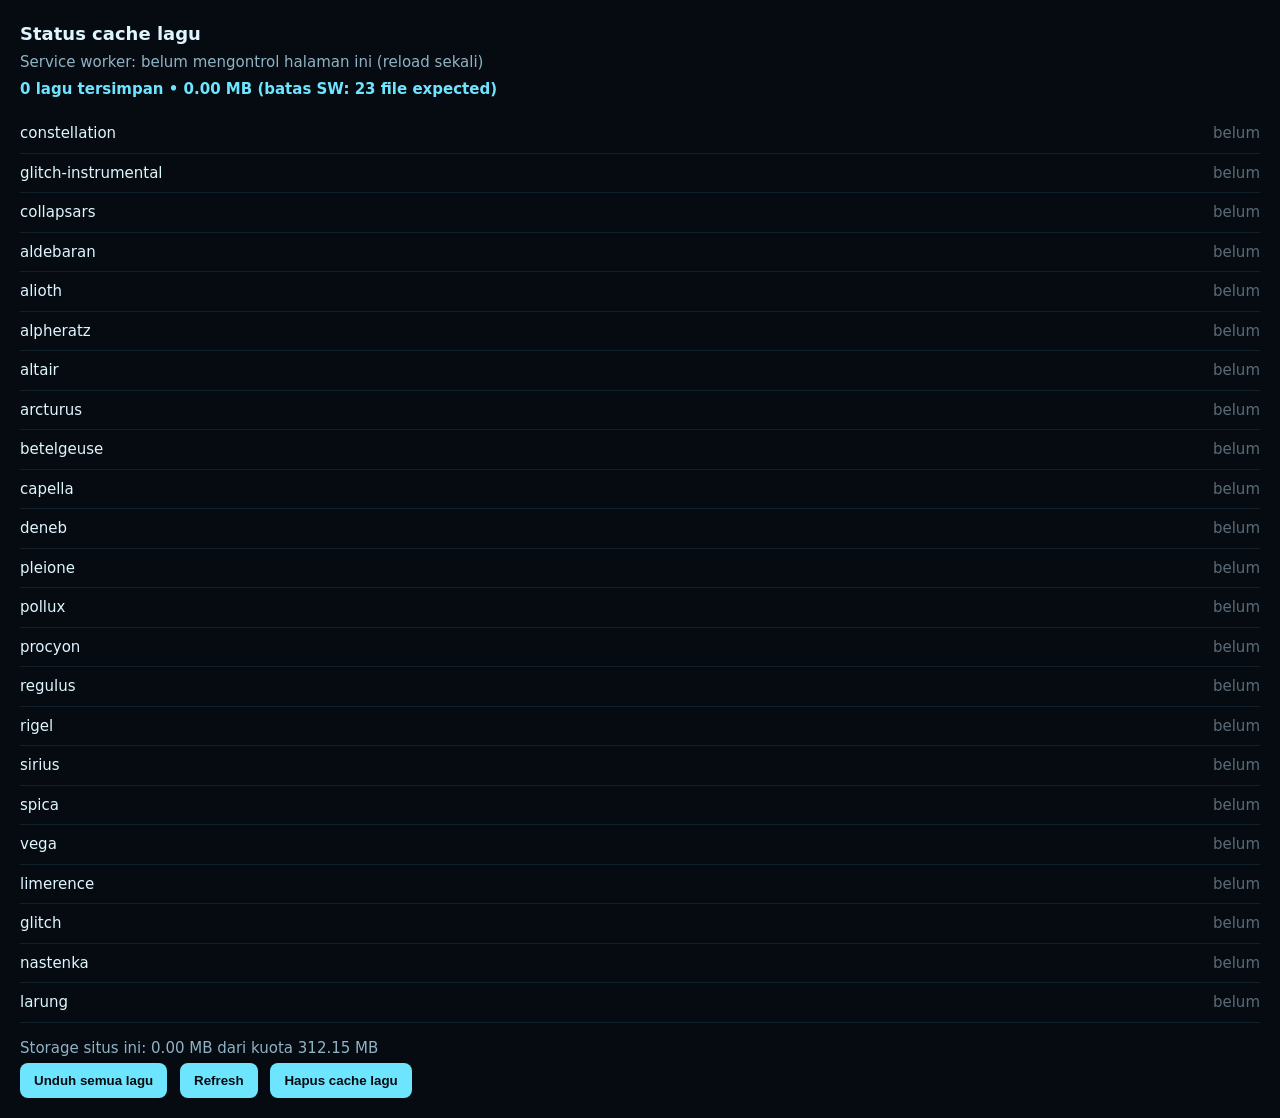
<file: tools/cache-status.html>
<!DOCTYPE html>
<html lang="id"><head><meta charset="UTF-8">
<meta name="viewport" content="width=device-width,initial-scale=1">
<meta name="robots" content="noindex">
<title>Cache status — Dumul</title>
<style>
body{margin:0;padding:20px;background:#060b11;color:#dff6ff;font:15px/1.5 system-ui,sans-serif}
h1{font-size:18px;margin:0 0 4px}p{margin:4px 0;color:#8fb3c4}
ul{list-style:none;padding:0;margin:14px 0}
li{display:flex;justify-content:space-between;padding:8px 0;border-bottom:1px solid #12202c}
.ok{color:#6ee5ff}.no{color:#5a6b78}
button{background:#6ee5ff;color:#060b11;border:0;border-radius:8px;padding:10px 14px;font-weight:600;margin-right:8px}
#sum{font-weight:600;color:#6ee5ff}
</style></head><body>
<h1>Status cache lagu</h1>
<p id="sw">Mengecek service worker…</p>
<p id="sum"></p>
<ul id="list"></ul>
<p id="store"></p>
<button onclick="precacheNow()">Unduh semua lagu</button>
<button onclick="render()">Refresh</button>
<button onclick="clearAudio()">Hapus cache lagu</button>
<script>
var EXPECTED=['constellation','glitch-instrumental','collapsars','aldebaran','alioth','alpheratz','altair','arcturus','betelgeuse','capella','deneb','pleione','pollux','procyon','regulus','rigel','sirius','spica','vega','limerence','glitch','nastenka','larung'];
async function precacheNow(){
  if(!confirm('Unduh semua lagu untuk offline? Total sekitar 40–70 MB (23 file).'))return;
  var reg=await navigator.serviceWorker.ready;
  reg.active.postMessage({type:'PRECACHE_AUDIO'});
  document.getElementById('sw').textContent='Mengunduh semua lagu… (daftar update otomatis)';
}
if(navigator.serviceWorker)navigator.serviceWorker.addEventListener('message',function(e){
  if(e.data&&(e.data.type==='AUDIO_CACHED'||e.data.type==='PRECACHE_DONE'))render();
});
function mb(b){return (b/1048576).toFixed(2)+' MB';}
async function render(){
  var sw=document.getElementById('sw');
  if(!('caches' in window)){sw.textContent='Browser ini tidak mendukung Cache API.';return;}
  var reg=navigator.serviceWorker&&await navigator.serviceWorker.getRegistration();
  sw.textContent=reg&&navigator.serviceWorker.controller?'Service worker: aktif ✓':'Service worker: belum mengontrol halaman ini (reload sekali)';
  var names=(await caches.keys()).filter(function(k){return k.indexOf('dumul-audio')===0;});
  var found={},total=0;
  for(var n=0;n<names.length;n++){
    var c=await caches.open(names[n]);
    var keys=await c.keys();
    for(var i=0;i<keys.length;i++){
      var r=await c.match(keys[i]);
      var size=+r.headers.get('content-length')||(await r.clone().blob()).size;
      var slug=new URL(keys[i].url).pathname.split('/').pop().replace(/\.[^.]+$/,'');
      found[decodeURIComponent(slug)]=size;total+=size;
    }
  }
  var ul=document.getElementById('list');ul.innerHTML='';
  var all=EXPECTED.slice();Object.keys(found).forEach(function(s){if(all.indexOf(s)<0)all.push(s);});
  all.forEach(function(s){
    var li=document.createElement('li');
    li.innerHTML='<span>'+s+'</span><span class="'+(found[s]?'ok':'no')+'">'+(found[s]?'✓ '+mb(found[s]):'belum')+'</span>';
    ul.appendChild(li);
  });
  var cnt=Object.keys(found).length;
  document.getElementById('sum').textContent=cnt+' lagu tersimpan • '+mb(total)+' (batas SW: 23 file expected)';
  if(navigator.storage&&navigator.storage.estimate){
    var e=await navigator.storage.estimate();
    document.getElementById('store').textContent='Storage situs ini: '+mb(e.usage||0)+' dari kuota '+mb(e.quota||0);
  }
}
async function clearAudio(){
  var names=(await caches.keys()).filter(function(k){return k.indexOf('dumul-audio')===0;});
  await Promise.all(names.map(function(k){return caches.delete(k);}));
  render();
}
render();
</script></body></html>
</file>
<file: dumul-css/index.css>
*{box-sizing:border-box}
html,body{height:100%;margin:0}
:root{color-scheme:only light}   /* cegah "force dark" browser HP membalik warna SVG (maskot panel exit) */
body{background:radial-gradient(120% 80% at 50% 28%,#10222f 0%,#08121b 55%,#04080d 100%);color:#dbe7f3;font-family:'Space Grotesk',system-ui,-apple-system,'Segoe UI',sans-serif;overflow:hidden;-webkit-font-smoothing:antialiased}
#sky{position:fixed;inset:0;width:100%;height:100%;display:block;touch-action:none}
#sect-flash{position:fixed;inset:0;display:none;background:#bff4ff;opacity:0;pointer-events:none;-webkit-user-select:none;user-select:none}   /* [G6] flash sektor (05-sector-ui sectFlashCss): animasi opacity WAAPI, display:none di luar flash */
.scan{position:fixed;inset:0;pointer-events:none;z-index:2;background:none}
/* scanline default dimatikan (bikin langit kusam). Mau balik: background:repeating-linear-gradient(0deg,rgba(255,255,255,.022) 0 1px,transparent 1px 3px). */
header{position:fixed;top:0;left:0;right:0;z-index:3;text-align:center;padding:calc(24px + env(safe-area-inset-top,0px)) 16px 0;pointer-events:none}
h1{position:relative;margin:0;display:inline-block;pointer-events:auto;cursor:pointer;user-select:none;-webkit-user-select:none;-webkit-tap-highlight-color:transparent;touch-action:manipulation}
h1::before{content:'';position:absolute;top:50%;left:50%;width:140%;height:2px;transform:translate(-50%,-50%) scaleX(0);background:linear-gradient(90deg,transparent,#6ee5ff,#ffffff,#6ee5ff,transparent);box-shadow:0 0 12px #6ee5ff,0 0 24px rgba(110,229,255,.8);opacity:0;pointer-events:none;transition:transform .3s ease,opacity .3s ease;z-index:-1}
h1.gl::before{transform:translate(-50%,-50%) scaleX(1);opacity:.85}
.kicker{display:block;font:600 12px/1 'Syne',sans-serif;letter-spacing:.55em;padding-left:.55em;text-transform:uppercase;color:#6ee5ff}
.big{display:block;margin-top:9px;white-space:nowrap;font:800 clamp(20px,min(7vw,10vh),56px)/1.02 'Syne',sans-serif;letter-spacing:.06em;padding-left:.06em;text-transform:uppercase;color:#eaf6ff;text-shadow:0 0 22px rgba(110,229,255,.45),0 0 2px rgba(255,255,255,.35)}
.sub{margin:10px 0 0;font-size:11px;letter-spacing:.32em;padding-left:.32em;text-transform:uppercase;color:rgba(184,198,214,.72)}
h1.gl .big{animation:gl .65s steps(1,end)}
h1.gl .kicker{animation:gk .65s steps(1,end)}
@keyframes gl{
0%{transform:translate(-3px,1px) skewX(-8deg);text-shadow:4px 0 #ff2bd6,-4px 0 #22e6ff}
12%{transform:translate(4px,-1px) skewX(6deg);text-shadow:-4px 0 #ff2bd6,4px 0 #22e6ff;clip-path:inset(0 0 55% 0)}
24%{transform:translate(-2px,0);clip-path:inset(45% 0 0 0);text-shadow:0 0 18px rgba(110,229,255,.9)}
36%{transform:translate(3px,2px) skewX(-4deg);clip-path:none;text-shadow:5px 0 #ff2bd6,-5px 0 #22e6ff}
50%{transform:translate(-4px,-1px);opacity:.55;clip-path:inset(20% 0 40% 0)}
58%{transform:none;opacity:1;clip-path:none;text-shadow:-3px 0 #ff2bd6,3px 0 #22e6ff}
72%{transform:translate(2px,1px) skewX(5deg)}
86%{transform:translate(-1px,0);text-shadow:2px 0 #ff2bd6,-2px 0 #22e6ff}
100%{transform:none}}
@keyframes gk{0%{transform:translateX(4px);color:#ff7ad9}30%{transform:translateX(-4px);color:#6ee5ff}60%{transform:translateX(3px);color:#ff7ad9}100%{transform:none}}
#music-player{position:fixed;right:12px;bottom:58px;z-index:12;width:min(292px,calc(100vw - 28px));max-height:min(300px,calc(100vh - 100px));display:flex;flex-direction:column;overflow:hidden;padding:10px 10px 8px;border:1px solid rgba(110,229,255,.2);border-radius:12px;background:linear-gradient(180deg,rgba(6,14,22,.95),rgba(2,6,11,.95));box-shadow:0 4px 14px rgba(0,0,0,.4),inset 0 1px 0 rgba(110,229,255,.08);opacity:0;transform:translateY(8px) scale(.98);pointer-events:none;will-change:transform,opacity;transition:opacity .28s ease,transform .28s cubic-bezier(.22,.7,.3,1)}
#music-player.open{opacity:1;transform:none;pointer-events:auto;will-change:transform,opacity}
.mp-scroll{flex:1 1 auto;min-height:0;overflow-x:hidden;overflow-y:auto;-webkit-overflow-scrolling:touch;padding-right:2px;position:relative;z-index:1;touch-action:pan-y}
/* scroll panel music: sama rasanya dengan panel tuner (tidak menembus ke langit, scrollbar tipis, berhenti rapi di baris) */
.mp-scroll{overscroll-behavior:contain;scroll-snap-type:y proximity;scroll-padding:2px 0}
.mp-scroll .mp-av,.mp-scroll .mp-section-title,.mp-scroll .mp-grp-head,.mp-scroll .mp-track{scroll-snap-align:start}
.mp-scroll::-webkit-scrollbar{width:3px}
.mp-scroll::-webkit-scrollbar-thumb{background:rgba(110,229,255,.3);border-radius:2px}
.bp-page::-webkit-scrollbar{width:3px}
.bp-page::-webkit-scrollbar-thumb{background:rgba(110,229,255,.3);border-radius:2px}
@supports not selector(::-webkit-scrollbar){.mp-scroll,.bp-page{scrollbar-width:thin;scrollbar-color:rgba(110,229,255,.3) transparent}}
.mp-foot{flex:0 0 auto;padding-top:8px;margin-top:2px;border-top:1px solid rgba(110,229,255,.1);background:transparent}
.mp-head{display:flex;align-items:center;justify-content:space-between;gap:8px;margin-bottom:6px;flex:0 0 auto;position:relative;z-index:3;background:transparent;padding-bottom:2px}
.mp-head-left{min-width:0;flex:1 1 auto}
.mp-kicker{display:block;font-size:6.5px;line-height:1;text-transform:uppercase;letter-spacing:.2em;color:rgba(184,198,214,.4);margin-bottom:3px}
.mp-title-row{display:flex;align-items:center;gap:8px;min-width:0}
.mp-head strong{font:600 12px/1 'Syne',sans-serif;letter-spacing:.04em;color:#dff7ff;min-width:0;overflow:hidden;text-overflow:ellipsis;white-space:nowrap}
.mp-vol-wrap{display:flex;align-items:center;gap:4px;flex:0 0 auto;min-width:0}
#mode-silence.mp-silence,.mp-vol-btn{flex:0 0 auto;width:26px;height:26px;padding:0;display:grid;place-items:center;border:1px solid rgba(110,229,255,.18);border-radius:4px;background:rgba(110,229,255,.04);color:rgba(214,228,240,.8);font:500 13px/1 system-ui,sans-serif;cursor:pointer;position:relative;z-index:4;touch-action:manipulation;-webkit-tap-highlight-color:transparent;transition:color .25s,border-color .25s,background .25s,box-shadow .25s}
#mode-silence.mp-silence:hover,#mode-silence.mp-silence:focus-visible,.mp-vol-btn:hover,.mp-vol-btn:focus-visible{color:#6ee5ff;border-color:rgba(110,229,255,.45);background:rgba(110,229,255,.1)}
#mode-silence.mp-silence.on,.mp-vol-btn.muted{color:#ff9ad9;border-color:rgba(255,122,217,.5);background:rgba(255,122,217,.1);box-shadow:0 0 10px rgba(255,122,217,.14)}
.mp-vol{width:0;opacity:0;pointer-events:none;height:4px;margin:0;padding:0;accent-color:#6ee5ff;cursor:pointer;transition:width .28s ease,opacity .28s ease;background:transparent;-webkit-appearance:none;appearance:none;border-radius:2px}
.mp-vol-wrap.open .mp-vol,.mp-vol-wrap:focus-within .mp-vol{width:72px;opacity:1;pointer-events:auto;background:rgba(110,229,255,.15)}
.mp-vol::-webkit-slider-thumb{-webkit-appearance:none;width:10px;height:10px;border-radius:50%;background:#6ee5ff;box-shadow:0 0 6px rgba(110,229,255,.5);cursor:pointer}
.mp-vol::-moz-range-thumb{width:10px;height:10px;border:0;border-radius:50%;background:#6ee5ff;cursor:pointer}
#music-close{width:24px;height:24px;border:1px solid rgba(110,229,255,.12);border-radius:4px;background:rgba(110,229,255,.035);color:rgba(214,228,240,.65);font:300 17px/1 system-ui;cursor:pointer;transition:border-color .25s ease,background .25s ease,color .25s ease,transform .15s ease;flex:0 0 auto}
#music-close:hover,#music-close:focus-visible{border-color:rgba(110,229,255,.4);background:rgba(110,229,255,.08);color:#eafcff}
.mp-tracks{display:grid;gap:3px}.mp-track{display:grid;grid-template-columns:18px minmax(0,1fr) 12px auto 9px;align-items:center;width:100%;padding:5px 7px;border:1px solid rgba(110,229,255,.09);border-radius:5px;background:rgba(110,229,255,.018);color:rgba(214,228,240,.62);text-align:left;cursor:pointer;gap:0 3px;transition:border-color .28s ease,background .28s ease,color .28s ease,box-shadow .28s ease}.mp-track.active{border-color:rgba(110,229,255,.38);background:rgba(110,229,255,.055);color:#eafcff;box-shadow:0 0 12px rgba(110,229,255,.06)}.mp-track.observed{border-color:rgba(110,229,255,.18)}.mp-num{font:600 7.5px/1 'Courier New',monospace;color:rgba(110,229,255,.5);transition:color .28s ease}.mp-name{font:500 9px/1.2 'Courier New',monospace;overflow:hidden;text-overflow:ellipsis;white-space:nowrap;transition:color .28s ease}.mp-obs{font:600 8px/1 'Courier New',monospace;letter-spacing:0;color:rgba(184,198,214,.28);white-space:nowrap;min-width:8px;text-align:center;transition:color .28s ease}.mp-track.observed .mp-obs{color:#6ee5ff;text-shadow:0 0 6px rgba(110,229,255,.45)}.mp-track.playing .mp-obs{opacity:0;max-width:0;overflow:hidden;margin:0;padding:0;font-size:0;min-width:0}.mp-track[data-type="bgm"]{grid-template-columns:20px minmax(0,1fr) auto 9px}.mp-state{font-size:6px;opacity:0;color:#6ee5ff;transition:opacity .3s ease}.mp-track.playing .mp-state{opacity:1}
.mp-spec{display:inline-flex;align-items:flex-end;gap:1.4px;height:11px;margin-left:2px;opacity:0;max-width:0;overflow:hidden;pointer-events:none;transition:opacity .32s ease,max-width .32s ease,margin .32s ease}.mp-track.playing .mp-spec{opacity:1;max-width:28px;margin-left:2px}.mp-spec i{display:block;width:1.6px;height:11px;border-radius:1px;background:#6ee5ff;box-shadow:0 0 4px rgba(110,229,255,.55);transform-origin:bottom center;transform:scaleY(.273);transition:transform .12s ease-out}.mp-track.playing .mp-spec i{will-change:transform}
.mp-foot{display:flex;flex-direction:column;gap:6px}
.mp-seek{position:relative;width:100%;min-width:0;min-height:36px;height:36px;box-sizing:border-box;flex-shrink:0;border-radius:5px;overflow:hidden;border:1px solid rgba(110,229,255,.12);background:rgba(110,229,255,.03)}
#mp-wave{position:absolute;left:5px;right:5px;top:4px;width:calc(100% - 10px);height:20px;max-width:100%;box-sizing:border-box;border-radius:2px;background:transparent;pointer-events:none;display:block}
.mp-rail-fill{position:absolute;inset:0;border-radius:2px;background:rgba(110,229,255,.75);transform:scaleX(0);transform-origin:0 50%}
.mp-notch{position:absolute;top:-4px;left:0;width:2px;height:11px;margin-left:-1px;border-radius:1px;background:rgba(234,252,255,.95)}
.mp-seek-range{position:absolute;left:5px;top:0;width:calc(100% - 10px);height:100%;margin:0;padding:0;opacity:0;cursor:pointer;z-index:2;-webkit-appearance:none;appearance:none}
.mp-seek-range::-webkit-slider-thumb{-webkit-appearance:none;width:12px;height:12px}
.mp-time{position:absolute;left:6px;right:6px;bottom:2px;display:flex;justify-content:space-between;font:500 8px/1 'Courier New',monospace;letter-spacing:.04em;color:rgba(184,198,214,.55);pointer-events:none;z-index:1}
.mp-time span:first-child{color:rgba(110,229,255,.8)}
.mp-controls{display:flex;align-items:center;justify-content:center;gap:6px}
.mp-ctrl{flex:0 0 auto;width:30px;height:30px;padding:0;display:grid;place-items:center;border:1px solid rgba(110,229,255,.14);border-radius:5px;background:rgba(110,229,255,.03);color:rgba(214,228,240,.55);cursor:pointer;-webkit-tap-highlight-color:transparent;transition:color .22s,border-color .22s,background .22s,box-shadow .22s;position:relative}
.mp-ctrl:hover,.mp-ctrl:focus-visible{color:#6ee5ff;border-color:rgba(110,229,255,.4);background:rgba(110,229,255,.08)}
.mp-ctrl.on{color:#6ee5ff;border-color:rgba(110,229,255,.5);background:rgba(110,229,255,.12);box-shadow:0 0 10px rgba(110,229,255,.14)}
#mp-repeat .mp-rep-one{display:none;position:absolute;right:2px;bottom:2px;font:700 7px/1 'Courier New',monospace;color:#6ee5ff;text-shadow:0 0 4px rgba(110,229,255,.6)}
#mp-repeat[data-mode="1"] .mp-rep-one{display:block}
#mp-repeat[data-mode="1"].on,#mp-repeat[data-mode="2"].on{color:#6ee5ff;border-color:rgba(110,229,255,.5);background:rgba(110,229,255,.12);box-shadow:0 0 10px rgba(110,229,255,.14)}
.mp-play{flex:0 0 auto;width:30px;height:30px;padding:0;display:grid;place-items:center;border:1px solid rgba(110,229,255,.14);border-radius:5px;background:rgba(110,229,255,.03);color:rgba(214,228,240,.55);cursor:pointer;-webkit-tap-highlight-color:transparent;transition:color .22s,border-color .22s,background .22s,box-shadow .22s;position:relative}
.mp-play:hover,.mp-play:focus-visible{color:#6ee5ff;border-color:rgba(110,229,255,.4);background:rgba(110,229,255,.08)}
.mp-play:active,.mp-ctrl:active,.mp-track:active,#music-close:active{transform:translateY(1px)}
.mp-play-icon{font-size:11px;color:#6ee5ff;line-height:1;transition:color .25s ease}
#music-toggle{position:fixed;right:12px;bottom:calc(12px + env(safe-area-inset-bottom,0px));z-index:6;display:grid;place-items:center;width:32px;height:32px;border:1px solid rgba(110,229,255,.17);border-radius:5px;background:rgba(6,11,17,.34);color:rgba(214,228,240,.7);cursor:pointer;-webkit-tap-highlight-color:transparent;transition:color .3s ease,border-color .3s ease,background .3s ease,box-shadow .3s ease;overflow:hidden}#music-toggle:hover,#music-toggle:focus-visible{color:#6ee5ff;border-color:rgba(110,229,255,.55);background:rgba(110,229,255,.07)}#music-toggle svg{width:15px;height:15px;display:block;grid-area:1/1;transition:opacity .28s ease,transform .28s ease}#music-toggle.playing-closed{color:#6ee5ff;border-color:rgba(110,229,255,.5);background:rgba(110,229,255,.1);box-shadow:0 0 12px rgba(110,229,255,.18)}#music-toggle.playing-closed svg{opacity:0;transform:scale(.55)}
.mp-spec-mini{grid-area:1/1;display:inline-flex;align-items:flex-end;justify-content:center;gap:1.5px;height:14px;opacity:0;pointer-events:none;transform:scale(.7);transition:opacity .3s ease,transform .3s ease}.mp-spec-mini i{display:block;width:2px;height:13px;border-radius:1px;background:#6ee5ff;box-shadow:0 0 5px rgba(110,229,255,.65);transform-origin:bottom center;transform:scaleY(.308);transition:transform .12s ease-out}#music-toggle.playing-closed .mp-spec-mini i{will-change:transform}#music-toggle.playing-closed .mp-spec-mini{opacity:1;transform:scale(1)}
/* Now-playing title: beside logo when HUD closed, then slides into logo after 2s */
#mp-now-playing{position:fixed;right:50px;bottom:calc(12px + env(safe-area-inset-bottom,0px));z-index:6;height:32px;display:flex;align-items:center;max-width:min(160px,calc(100vw - 72px));padding:0 10px;border:1px solid rgba(110,229,255,.22);border-radius:5px;background:rgba(3,8,13,.95);box-shadow:0 0 12px rgba(110,229,255,.08);font:500 9px/1 'Courier New',monospace;letter-spacing:.06em;color:#dff7ff;white-space:nowrap;overflow:hidden;text-overflow:ellipsis;opacity:0;transform:translateX(10px) scale(.96);pointer-events:none;visibility:hidden;transition:opacity .38s ease,transform .42s cubic-bezier(.22,.7,.3,1),visibility 0s linear .42s}
#mp-now-playing.show{opacity:1;transform:none;visibility:visible;transition:opacity .38s ease,transform .42s cubic-bezier(.22,.7,.3,1),visibility 0s}
#mp-now-playing.absorb{opacity:0;transform:translateX(28px) scale(.55);visibility:hidden;transition:opacity .55s ease,transform .6s cubic-bezier(.4,0,.2,1),visibility 0s linear .55s}
.mp-section-title{font-size:7.5px;line-height:1;text-transform:uppercase;letter-spacing:.14em;color:rgba(110,229,255,.65);margin:10px 0 4px 2px;font-weight:600;display:flex;align-items:baseline;flex-wrap:wrap;gap:0 4px}.mp-section-title:first-of-type{margin-top:2px}.mp-rec-count{color:rgba(184,198,214,.45);font-weight:500;letter-spacing:.1em}.mp-rec-count em{color:#6ee5ff;font-style:normal;font-weight:600}
/* music-player max-height owned by primary rule (~signals viewport) */
#music-player::-webkit-scrollbar{width:3px}
#music-player::-webkit-scrollbar-thumb{background:rgba(110,229,255,.3);border-radius:2px}
@media (prefers-reduced-motion:reduce){
  .mp-track,.mp-spec,.mp-spec i,.mp-state,.mp-play,.mp-ctrl,.mp-vol,#music-close,#music-toggle,#music-toggle svg,.mp-spec-mini,.mp-spec-mini i,#mp-now-playing{transition-duration:.01s!important}
}
footer{position:fixed;left:0;right:0;bottom:0;z-index:3;padding:0 12px calc(10px + env(safe-area-inset-bottom,0px));pointer-events:none}
footer nav{display:flex;align-items:center;justify-content:flex-start;gap:7px}.footer-left{display:flex;gap:7px}
footer nav a{display:grid;place-items:center;width:32px;height:32px;border-radius:5px;border:1px solid rgba(110,229,255,.17);background:rgba(6,11,17,.34);color:rgba(214,228,240,.7);text-decoration:none;-webkit-tap-highlight-color:transparent;transition:color .2s,border-color .2s,background .2s;pointer-events:auto}
footer nav a:hover,footer nav a:focus-visible{color:#6ee5ff;border-color:rgba(110,229,255,.55);background:rgba(110,229,255,.07)}
footer nav svg{width:15px;height:15px;display:block}
.quote{display:none}
@media(max-width:520px){#music-player{right:10px;bottom:52px;width:min(280px,calc(100vw - 24px));padding:9px}.mp-name{font-size:8.5px}footer{padding-left:10px;padding-right:10px}#music-toggle{right:10px;width:31px;height:31px}#mp-now-playing{height:31px;font-size:8px;padding:0 8px;max-width:min(140px,calc(100vw - 64px))}}

.cap{display:none;position:fixed;left:0;top:0;z-index:3;font-size:10px;letter-spacing:.5em;text-transform:uppercase;color:rgba(184,198,214,.42);pointer-events:none;white-space:nowrap}
#bh-clock{position:fixed;pointer-events:auto;cursor:pointer;left:0;top:0;z-index:5;font:500 8.5px/1 'Space Grotesk',system-ui,sans-serif;letter-spacing:.08em;color:rgba(196,226,240,.58);pointer-events:auto;white-space:nowrap;text-shadow:0 0 7px rgba(110,229,255,.16);text-transform:uppercase}
#bh-clock .clock-time{font:600 10.5px/1 'Courier New',monospace;letter-spacing:.045em;color:#6ee5ff;text-shadow:0 0 6px rgba(110,229,255,.24)}
#bh-clock .clock-sep{opacity:.3;padding:0 3px}
#bh-clock.clk-warp{filter:hue-rotate(calc(var(--kw,0)*150deg)) saturate(calc(1 + var(--kw,0)*.6));transition:none}
#bh-clock.clk-warp .clock-time{text-transform:none}
@media (max-width:520px){#bh-clock{font-size:7.5px;letter-spacing:.06em}#bh-clock .clock-time{font-size:9.5px;letter-spacing:.025em}#bh-clock .clock-sep{padding:0 2px}}
/* Observatory instrument reticle: native CSS cursor, no JS/render-loop work. */
.hit,#bh{cursor:crosshair}
/* Tactical HUD corner brackets for portal labels. */
.portal .lab{position:relative}
.portal .lab::before,.portal .lab::after{content:'';position:absolute;top:0;width:5px;height:5px;pointer-events:none}
.portal .lab::before{left:0;border-top:1px solid rgba(110,229,255,.6);border-left:1px solid rgba(110,229,255,.6)}
.portal .lab::after{right:0;bottom:0;top:auto;border-bottom:1px solid rgba(110,229,255,.6);border-right:1px solid rgba(110,229,255,.6)}
.portal:hover .lab::before,.portal:hover .lab::after,.portal.hot .lab::before,.portal.hot .lab::after,.portal:focus-visible .lab::before,.portal:focus-visible .lab::after{border-color:#6ee5ff}
.portal:hover .lab::before,.portal.hot .lab::before,.portal:focus-visible .lab::before{box-shadow:1px -1px 4px rgba(110,229,255,.5)}
.portal:hover .lab::after,.portal.hot .lab::after,.portal:focus-visible .lab::after{box-shadow:-1px 1px 4px rgba(110,229,255,.5)}
/* visual trigger bintang: ring pulse dirender di canvas, hit area tetap transparan */
.portal
,.hit{position:fixed;left:0;top:0;z-index:4}
.portal{display:block;margin-top:-20px;color:#eaf6ff;text-decoration:none;opacity:0;transition:opacity .9s;will-change:transform;pointer-events:auto}
.portal.on{opacity:1}
/* Alignment aktif: portal (panel + tombol hit sabuk Orion) & Pleione ngalah, biar tap jatuh ke bintang. */
body.aligning .portal,body.aligning .portal-hit,body.aligning #pleione-fx{pointer-events:none!important}
body.aligning .portal{opacity:0!important}
.portal .lab{display:block;padding:5px 9px;border-left:1px solid rgba(110,229,255,.55);background:linear-gradient(90deg,rgba(6,11,17,.6),transparent)}
.portal b{display:block;font:700 11px/1.1 'Syne',sans-serif;letter-spacing:.16em;text-transform:uppercase}
.portal small{display:block;margin-top:3px;font-size:9px;letter-spacing:.05em;color:rgba(184,198,214,.82)}
.portal:hover .lab,.portal:focus-visible .lab,.portal.hot .lab{border-color:#6ee5ff;background:linear-gradient(90deg,rgba(110,229,255,.18),transparent)}
.portal:focus-visible{outline:2px solid #ff7ad9;outline-offset:3px}
.hit{width:56px;height:56px;margin:-28px 0 0 -28px;border-radius:50%;-webkit-tap-highlight-color:transparent;background:transparent;border:0;padding:0;cursor:pointer;outline:none}
.hit:focus-visible{outline:2px solid #ff7ad9;outline-offset:2px}
#bh{position:fixed;left:0;top:0;z-index:4;border-radius:50%;-webkit-tap-highlight-color:transparent;outline:none;pointer-events:none}
#bh:focus-visible{outline:2px solid #ff7ad9;outline-offset:2px}
#veil{position:fixed;inset:0;z-index:20;background:#000;opacity:0;pointer-events:none;transition:opacity .55s ease-in}
#veil.on{opacity:1}
body.sw{pointer-events:none}
/* pre-warm panel (panelWarmOnce di 06-interaction.js): tampil transparan 4 frame supaya raster + layer + glyph sudah terisi sebelum dibuka pertama kali */
#owl-panel.pw-warm{visibility:visible!important;opacity:.001!important;transform:translate(-50%,-50%) scale(1)!important;transition:none!important;pointer-events:none!important}
#music-player.pw-warm{opacity:.001!important;transform:none!important;transition:none!important;pointer-events:none!important}
/* ===== belt HUD fade: beltEnter (04-render.js) cuma menambah body.sw; fade HUD murni CSS (dulu el.animate + getComputedStyle per elemen di frame awal zoom) ===== */
body.sw :is(#title,#header .sub,footer nav a,footer .quote,.portal,.cap,#music-toggle,#music-player,#mp-now-playing,#owl-source,#bh-clock,#signal-fragment,#cons-archive,#mode-cluster,#mode-observe,#mode-silence,#last-signal,#mode-bh){opacity:0 !important;transition:opacity .65s ease-in .12s !important}
@media (prefers-reduced-motion:reduce){body.sw :is(#title,#header .sub,footer nav a,footer .quote,.portal,.cap,#music-toggle,#music-player,#mp-now-playing,#owl-source,#bh-clock,#signal-fragment,#cons-archive,#mode-cluster,#mode-observe,#mode-silence,#last-signal,#mode-bh){transition-duration:.2s !important;transition-delay:0s !important}}

/* ---------- v4 interaction layer ---------- | v25 mobile canvas compatibility */
#header{visibility:hidden;pointer-events:none;opacity:0}
#owl-source{position:fixed;right:14px;top:calc(14px + env(safe-area-inset-top,0px));z-index:6;width:34px;height:34px;display:grid;place-items:center;color:rgba(184,198,214,.46);text-decoration:none;border:1px solid rgba(110,229,255,.12);border-radius:50%;background:rgba(6,11,17,.5);cursor:pointer;padding:0;-webkit-tap-highlight-color:transparent;transition:color .2s,border-color .2s,transform .2s,box-shadow .2s}
#owl-source:hover,#owl-source:focus-visible,#owl-source[aria-expanded="true"]{color:#6ee5ff;border-color:rgba(110,229,255,.55);box-shadow:0 0 16px rgba(110,229,255,.16);transform:translateY(-1px)}
#owl-source svg{width:19px;height:19px}
/* Kilau sesekali di latar logo owl: cuma transform+opacity (compositor), di-trigger JS acak jarang-jarang, bukan loop terus-menerus */
#owl-source{overflow:hidden}
#owl-source::after{content:'';position:absolute;top:-25%;bottom:-25%;left:0;width:55%;pointer-events:none;opacity:0;background:linear-gradient(105deg,rgba(255,255,255,0) 0%,rgba(190,245,255,.5) 50%,rgba(255,255,255,0) 100%);transform:translate3d(-130%,0,0) skewX(-18deg)}
#owl-source.shine::after{animation:owlShine 1.05s ease-out 1 both}
@keyframes owlShine{0%{opacity:0;transform:translate3d(-130%,0,0) skewX(-18deg)}18%{opacity:1}82%{opacity:1}100%{opacity:0;transform:translate3d(260%,0,0) skewX(-18deg)}}
@media (prefers-reduced-motion:reduce){#owl-source::after{display:none}}
.perf-tier-0 #owl-source::after{display:none}
#owl-backdrop{position:fixed;inset:0;z-index:40;background:rgba(2,6,12,.55);opacity:0;pointer-events:none;transition:opacity .28s ease}
#owl-backdrop.on{opacity:1;pointer-events:auto}
#owl-panel{position:fixed;left:50%;top:50%;z-index:41;width:min(92vw,320px);max-width:calc(100vw - 20px);box-sizing:border-box;padding:14px 12px 12px;border:1px solid rgba(110,229,255,.32);border-radius:8px;background:rgba(2,8,13,.95);box-shadow:0 0 28px rgba(110,229,255,.14),inset 0 0 20px rgba(110,229,255,.04);transform:translate(-50%,-46%) scale(.96);opacity:0;pointer-events:none;visibility:hidden;transition:opacity .3s ease,transform .32s cubic-bezier(.22,.7,.3,1),visibility 0s linear .32s}
#owl-panel.on{opacity:1;transform:translate(-50%,-50%) scale(1);pointer-events:auto;visibility:visible;transition:opacity .3s ease,transform .32s cubic-bezier(.22,.7,.3,1),visibility 0s}
body.owl-open #sky,body.owl-open .hit,body.owl-open .portal,body.owl-open #bh,body.owl-open #stage,
body.owl-block #sky,body.owl-block .hit,body.owl-block .portal,body.owl-block #bh,body.owl-block #stage{pointer-events:none!important}
body.owl-open #owl-panel,body.owl-open #owl-backdrop,body.owl-open #owl-source{pointer-events:auto!important}
#owl-panel .owl-close{position:absolute;top:4px;right:4px;width:28px;height:28px;border:0;background:none;color:rgba(214,228,240,.55);font:300 20px/1 system-ui,sans-serif;cursor:pointer;-webkit-tap-highlight-color:transparent;transition:color .2s;z-index:1}
#owl-panel .owl-close:hover,#owl-panel .owl-close:focus-visible{color:#6ee5ff}
/* Brand: scale type to panel width (same idea as #last-signal / mode-toast — no ellipsis cut-off) */
#owl-panel .owl-brand{text-align:center;padding:2px 18px 10px;border-bottom:1px solid rgba(110,229,255,.12);overflow:hidden}
#owl-panel-title{position:relative;margin:0 auto;display:block;width:100%;max-width:100%;cursor:pointer;user-select:none;-webkit-user-select:none;-webkit-tap-highlight-color:transparent;touch-action:manipulation}
#owl-panel-title::before{content:'';position:absolute;top:50%;left:50%;width:140%;height:2px;transform:translate(-50%,-50%) scaleX(0);background:linear-gradient(90deg,transparent,#6ee5ff,#ffffff,#6ee5ff,transparent);box-shadow:0 0 12px #6ee5ff,0 0 24px rgba(110,229,255,.8);opacity:0;pointer-events:none;transition:transform .3s ease,opacity .3s ease;z-index:-1}
#owl-panel-title.gl::before{transform:translate(-50%,-50%) scaleX(1);opacity:.85}
#owl-panel .owl-brand .kicker{display:block;font:600 8.5px/1 'Syne',sans-serif;letter-spacing:.36em;padding-left:.36em;text-transform:uppercase;color:#6ee5ff}
/* Fluid title: always show full "OBSERVATORY" — width 100%, letter-spacing scales down on narrow panels */
#owl-panel .owl-brand .big{display:block;margin-top:5px;width:100%;box-sizing:border-box;font:800 15px/1.1 'Syne',sans-serif;letter-spacing:.02em;text-transform:uppercase;color:#eaf6ff;text-shadow:0 0 12px rgba(110,229,255,.35);white-space:nowrap;overflow:visible;text-align:center}
#owl-panel .owl-sub{margin:6px 0 0;font-size:7.5px;letter-spacing:.14em;padding-left:.14em;text-transform:uppercase;color:rgba(184,198,214,.62);white-space:nowrap}
/* Quote: only the sentence is italic; owl emoji stays upright */
#owl-panel .owl-quote{margin:7px 0 0;font:400 9px/1.4 'Space Grotesk',system-ui,sans-serif;letter-spacing:.02em;color:rgba(214,228,240,.72);text-wrap:balance}
#owl-panel .owl-quote em{font-style:italic;font-weight:400}
#owl-panel .owl-quote .owl-q-emoji{font-style:normal;font-synthesis:none;display:inline-block;margin-left:.2em}
#owl-panel-title.gl .big{animation:owlGl .65s steps(1,end)}
#owl-panel-title.gl .kicker{animation:owlGk .65s steps(1,end)}
#owl-panel.gl .owl-link{animation:owlIconGl .65s steps(1,end)}
#owl-panel.gl .owl-quote{animation:owlGk .65s steps(1,end)}
@keyframes owlIconGl{
0%{transform:translate(-2px,1px)}
15%{transform:translate(3px,-1px)}
30%{transform:translate(-2px,0)}
45%{transform:translate(2px,1px)}
60%{transform:translate(-1px,-1px)}
100%{transform:none}
}
@keyframes owlGl{
0%{transform:translate(-2px,1px) skewX(-6deg);text-shadow:3px 0 #ff2bd6,-3px 0 #22e6ff}
12%{transform:translate(3px,-1px) skewX(5deg);text-shadow:-3px 0 #ff2bd6,3px 0 #22e6ff;clip-path:inset(0 0 55% 0)}
24%{transform:translate(-2px,0);clip-path:inset(45% 0 0 0);text-shadow:0 0 14px rgba(110,229,255,.9)}
36%{transform:translate(2px,1px) skewX(-3deg);clip-path:none;text-shadow:4px 0 #ff2bd6,-4px 0 #22e6ff}
50%{transform:translate(-3px,-1px);opacity:.55;clip-path:inset(20% 0 40% 0)}
58%{transform:none;opacity:1;clip-path:none;text-shadow:-2px 0 #ff2bd6,2px 0 #22e6ff}
72%{transform:translate(2px,1px) skewX(4deg)}
86%{transform:translate(-1px,0);text-shadow:2px 0 #ff2bd6,-2px 0 #22e6ff}
100%{transform:none}
}
@keyframes owlGk{0%{transform:translateX(3px);color:#ff7ad9}30%{transform:translateX(-3px);color:#6ee5ff}60%{transform:translateX(2px);color:#ff7ad9}100%{transform:none}}
#owl-panel .owl-links{display:flex;flex-direction:row;justify-content:center;align-items:stretch;gap:7px;margin-top:11px}
#owl-panel .owl-link{display:flex;flex-direction:column;align-items:center;justify-content:center;gap:4px;flex:1 1 0;min-width:0;padding:9px 3px 7px;border:1px solid rgba(110,229,255,.14);border-radius:6px;background:rgba(110,229,255,.04);color:rgba(214,228,240,.85);text-decoration:none;font:600 7px/1.15 'Space Grotesk',system-ui,sans-serif;letter-spacing:.06em;text-transform:uppercase;text-align:center;transition:border-color .22s,background .22s,color .22s,box-shadow .22s}
#owl-panel .owl-link svg{width:17px;height:17px;flex:0 0 auto;color:#6ee5ff}
#owl-panel .owl-link .owl-emoji{width:17px;height:17px;display:grid;place-items:center;font-size:14px;line-height:1;flex:0 0 auto;font-style:normal}
#owl-panel .owl-link span:last-child{display:block;max-width:100%;overflow:hidden;text-overflow:ellipsis;white-space:nowrap}
#owl-panel .owl-link:hover,#owl-panel .owl-link:focus-visible{border-color:rgba(110,229,255,.45);background:rgba(110,229,255,.1);color:#eafcff;box-shadow:0 0 12px rgba(110,229,255,.12)}
#owl-panel .owl-src{border-color:rgba(110,229,255,.22)}
@media (max-width:340px){
  #owl-panel{width:min(94vw,260px);padding:12px 10px 10px}
  #owl-panel .owl-brand{padding:2px 14px 9px}
  #owl-panel .owl-brand .big{font-size:14px;letter-spacing:.015em}
  #owl-panel .owl-links{gap:5px}
  #owl-panel .owl-link{padding:8px 2px 6px;font-size:6.5px}
}
@media (prefers-reduced-motion:reduce){
  #owl-backdrop,#owl-panel{transition-duration:.01s!important}
  #owl-panel-title.gl .big,#owl-panel-title.gl .kicker,#owl-panel.gl .owl-link,#owl-panel.gl .owl-quote{animation:none!important}
}
.perf-tier-0 #owl-panel{background:rgba(2,8,13,.96)!important}
#secret-msg{position:fixed;left:50%;top:50%;z-index:30;transform:translate(-50%,-50%);font:600 9px/1.5 'Courier New',monospace;letter-spacing:.05em;color:#eafcff;text-shadow:0 0 3px #fff,0 0 8px rgba(110,229,255,.9),0 0 16px rgba(110,229,255,.55);opacity:0;pointer-events:none;transition:opacity .25s;white-space:pre-line;max-width:min(72vw,220px);text-align:center;padding:7px 10px;border:1px solid rgba(110,229,255,.28);border-radius:4px;background:rgba(2,7,12,.78);box-shadow:0 0 12px rgba(110,229,255,.12),inset 0 0 9px rgba(110,229,255,.04)}
#secret-msg.on{opacity:1}
/* Bottom-anchored to telescope: bubble grows upward, stays tight above the optic. */
#secret-msg[data-type="telescope"]{transform:translate(-50%,-100%);margin-top:0}
#secret-msg.tele-short{white-space:nowrap;max-width:none;padding:5px 8px}
#secret-msg.tele-wrap{white-space:pre-line;max-width:min(72vw,220px)}
#tele-greet{position:fixed;left:50%;top:50%;z-index:29;transform:translate(-50%,-100%);font:600 9px/1.5 'Courier New',monospace;letter-spacing:.05em;color:#eafcff;text-shadow:0 0 3px #fff,0 0 8px rgba(110,229,255,.9),0 0 16px rgba(110,229,255,.55);opacity:0;pointer-events:none;transition:opacity .35s;white-space:pre-line;max-width:min(72vw,220px);text-align:center;padding:7px 10px;border:1px solid rgba(110,229,255,.28);border-radius:4px;background:rgba(2,7,12,.78);box-shadow:0 0 12px rgba(110,229,255,.12),inset 0 0 9px rgba(110,229,255,.04)}
#tele-greet.on{opacity:1;animation:tgpop .5s ease-out}
#tele-greet.tele-short{white-space:nowrap;max-width:none;padding:5px 8px}
@keyframes tgpop{from{opacity:0;transform:translate(-50%,-82%) scale(.92)}to{opacity:1;transform:translate(-50%,-100%) scale(1)}}
@media (prefers-reduced-motion:reduce){#tele-greet.on{animation:none}}
@media (max-width:600px){#tele-greet{font-size:8px;letter-spacing:.04em;padding:6px 8px;max-width:min(78vw,200px)}}

#terminal{position:fixed;left:50%;bottom:74px;z-index:10;width:min(88vw,430px);padding:14px 16px;border:1px solid rgba(110,229,255,.38);background:rgba(3,8,12,.92);box-shadow:0 0 30px rgba(110,229,255,.12),inset 0 0 22px rgba(110,229,255,.035);font:11px/1.65 'Courier New',monospace;color:#8eeeff;opacity:0;transform:translate(-50%,18px);pointer-events:none;transition:opacity .35s,transform .35s}
#terminal.on{opacity:1;transform:translate(-50%,0);pointer-events:auto;cursor:pointer;-webkit-tap-highlight-color:transparent;user-select:none;-webkit-user-select:none}
#terminal .term-owl{color:#ffd9a0}
#terminal .term-title{color:#eaf6ff;letter-spacing:.14em}
#terminal .term-body{max-height:46vh;overflow:hidden}
#terminal .term-body div{white-space:pre-wrap;word-break:break-word}
#terminal .term-warn{color:#ffb4c0}
#terminal .cursor{display:inline-block;width:7px;height:12px;background:#6ee5ff;vertical-align:-2px;animation:blink .8s steps(1,end) 12}
@keyframes blink{50%{opacity:0}}
.supernova-flash{position:fixed;inset:0;z-index:7;pointer-events:none;background:radial-gradient(circle at var(--sx) var(--sy),rgba(255,255,255,.98) 0,rgba(var(--sn-rgb),.82) 4%,rgba(var(--sn-rgb),.24) 13%,transparent 42%);opacity:0}
.supernova-flash.on{animation:snflash .85s ease-out forwards}
@keyframes snflash{0%{opacity:0}12%{opacity:1}30%{opacity:.78}100%{opacity:0}}
body.konami #sky{filter:none}
body.konami #title .big,body.konami #title .kicker{color:#ff7ad9;text-shadow:0 0 18px rgba(255,43,214,.7),0 0 10px rgba(34,230,255,.45)}
body.konami #sky,body.konami #glsky,body.konami #gldrone{animation:cyberGlitch .55s steps(2,end) 3}   /* [GL] glitch pink/hijau juga di kanvas GL (#glsky) + drone (#gldrone); dulu cuma #sky yang transparan */
@keyframes cyberGlitch{0%,100%{transform:none;filter:none}20%{transform:translateX(-3px);filter:hue-rotate(-40deg) saturate(1.8)}45%{transform:translateX(4px);filter:hue-rotate(160deg) saturate(2.2)}70%{transform:translateX(-1px);filter:hue-rotate(-20deg) saturate(1.6)}}
.portal .lab-open{display:block;margin-top:3px;font:600 7px/1 'Courier New',monospace;letter-spacing:.12em;color:rgba(110,229,255,.42);transition:color .2s,transform .2s}
.portal:hover .lab-open,.portal.hot .lab-open,.portal:focus-visible .lab-open{color:#6ee5ff;transform:translateX(3px)}
/* tap/hover feedback for constellation geometry */
.cons-hot-line{filter:drop-shadow(0 0 4px rgba(110,229,255,.45))}
@media (max-width:600px){
  #owl-source{right:10px;width:31px;height:31px}
  #terminal{bottom:68px;font-size:10px}
  /* Keep the transient Konami override inside narrow phone viewports.
     The desktop minimum font-size (15px) plus wide letter-spacing can make
     this one-line message exceed a 360px screen. */
  #secret-msg{font-size:8px;letter-spacing:.04em;padding:6px 8px;max-width:min(78vw,200px)}
  #secret-msg.tele-wrap{max-width:min(78vw,200px)}
  /* Compact portals so DUMUL never covers interactive stars (Sirius etc.) */
  .portal{margin-top:-16px}
  .portal .lab{padding:4px 7px}
  .portal b{font-size:10px;letter-spacing:.12em}
  .portal small{font-size:8px;margin-top:2px}
  .portal .lab-open{font-size:6.5px;margin-top:2px}
  /* Sembunyikan portal DUMUL secara default di HP; tampil saat Sabuk Orion diklik */
  .portal{
    opacity:0 !important;
    pointer-events:none !important;
    transition:opacity .35s ease,transform .35s ease;
  }
  .portal.mobile-show{
    opacity:1 !important;
    pointer-events:auto !important;
  }
}

/* Phone in landscape / desktop-site mode: same behaviour as portrait — DUMUL panel hidden until the Orion belt is tapped */
body.touch-short .portal{opacity:0!important;pointer-events:none!important;transition:opacity .35s ease,transform .35s ease}
body.touch-short .portal.mobile-show{opacity:1!important;pointer-events:auto!important}

@media (prefers-reduced-motion:reduce){h1.gl .big,h1.gl .kicker{animation-duration:.01s}}

/* ---------- v41.4 boot / vertical matrix rain on every load ---------- */
#boot-screen{position:fixed;inset:0;z-index:100;background:#02070b;color:#8eeeff;display:flex;align-items:flex-end;justify-content:center;padding-bottom:calc(15vh + env(safe-area-inset-bottom,0px));box-sizing:border-box;overflow:hidden;font-family:'Courier New',monospace;opacity:1;visibility:visible;pointer-events:auto;transition:opacity .8s ease,visibility .8s ease}
#boot-screen.off{opacity:0;visibility:hidden;pointer-events:none}
#boot-matrix{position:absolute;inset:0;opacity:.72;overflow:hidden;pointer-events:none}
#boot-matrix canvas{position:absolute;inset:0;width:100%;height:100%;display:block}
/* vignette layar penuh di dalam #boot-matrix (panel boot tetap di atasnya); CSS statis, gratis buat Worker */
#boot-matrix::after{content:'';position:absolute;inset:0;pointer-events:none;background:radial-gradient(ellipse at 50% 45%,transparent 45%,rgba(2,7,11,.55) 100%)}
#boot-core{position:relative;isolation:isolate;width:min(80vw,320px);padding:14px 14px 12px}
/* Tanpa kotak: latar gelap lembut yang memudar ke pinggir (biar teks tetap kebaca di atas hujan matrix) + dua garis tipis atas/bawah */
#boot-core::before{content:'';position:absolute;inset:-30px -36px;z-index:-1;pointer-events:none;background:radial-gradient(ellipse at center,rgba(2,7,11,.86) 0,rgba(2,7,11,.66) 52%,rgba(2,7,11,0) 100%)}
#boot-core::after{content:'';position:absolute;inset:0;z-index:-1;pointer-events:none;background:linear-gradient(90deg,transparent,rgba(110,229,255,.42),transparent) top/100% 1px no-repeat,linear-gradient(90deg,transparent,rgba(110,229,255,.42),transparent) bottom/100% 1px no-repeat}
/* Brand: sama dengan panel owl (kicker + judul + kutipan owl); tap = glitch (kelas .gl, keyframes owlGl/owlGk dipakai bersama) */
#boot-brand{text-align:center;padding:0 4px 9px;margin-bottom:10px;border-bottom:1px solid rgba(110,229,255,.12);clip-path:inset(-40px 0 -40px 0)} /* potong horizontal di tepi brand: garis glitch tidak boleh keluar panel (atas/bawah tetap lega buat glow) */
#boot-title{position:relative;isolation:isolate;margin:0;display:block;cursor:pointer;user-select:none;-webkit-user-select:none;-webkit-tap-highlight-color:transparent;touch-action:manipulation}
#boot-title::before{content:'';position:absolute;top:50%;left:50%;width:88%;height:2px;transform:translate(-50%,-50%) scaleX(0);background:linear-gradient(90deg,transparent,#6ee5ff,#ffffff,#6ee5ff,transparent);box-shadow:0 0 10px #6ee5ff,0 0 18px rgba(110,229,255,.7);opacity:0;pointer-events:none;transition:transform .3s ease,opacity .3s ease;z-index:-1}
#boot-title.gl::before{transform:translate(-50%,-50%) scaleX(1);opacity:.85}
#boot-title .bt-k{display:block;font:600 8.5px/1 'Syne',sans-serif;letter-spacing:.36em;padding-left:.36em;text-transform:uppercase;color:#6ee5ff}
#boot-title .bt-b{display:block;margin-top:5px;font:800 clamp(16px,5vw,19px)/1.1 'Syne',sans-serif;letter-spacing:.03em;text-transform:uppercase;color:#eaf6ff;text-shadow:0 0 12px rgba(110,229,255,.35);white-space:nowrap}
#boot-title.gl .bt-b{animation:owlGl .65s steps(1,end)}
#boot-title.gl .bt-k{animation:owlGk .65s steps(1,end)}
#boot-core.gl #boot-quote{animation:owlGk .65s steps(1,end)}
/* Status: SATU baris; baris muncul berurutan sesuai urutan selesai (JS: stageStep), fade saat ganti/selesai */
#boot-status{height:1.5em;line-height:1.5em;font-size:clamp(9.5px,2.7vw,11px);letter-spacing:.06em;color:rgba(184,224,238,.92);text-shadow:0 0 6px #02070b,0 0 2px #02070b;white-space:nowrap;overflow:hidden;text-overflow:ellipsis;opacity:1;transition:opacity .22s ease}
#boot-status.out{opacity:0}
#boot-status .ok{color:#8eeeff;text-shadow:0 0 7px rgba(110,229,255,.35),0 0 3px #02070b}
#boot-status.pn::after{content:'\2588';margin-left:.35em;opacity:.7;animation:bootCur 1s steps(1,end) infinite}
@keyframes bootCur{50%{opacity:0}}
#boot-bar{position:relative;height:9px;margin-top:9px;border:1px solid rgba(110,229,255,.30);background:rgba(110,229,255,.07);overflow:hidden}
#boot-fill{height:100%;width:0;background:linear-gradient(90deg,rgba(110,229,255,.28),#6ee5ff,rgba(110,229,255,.72));box-shadow:0 0 13px rgba(110,229,255,.45);transition:width .16s linear}
/* Bar "hidup" saat main thread diblok (build 3D 0,7-2,2 dtk): sheen + denyut ujung memakai transform/opacity -> jalan di compositor, tetap bergerak walau JS/layout macet.
   Persen TIDAK berubah (tetap jujur); ini hanya penanda "masih bekerja". Berhenti saat boot screen hilang dan di prefers-reduced-motion. */
#boot-fill{position:relative;overflow:hidden}
/* v155 (?bm=0 mematikan): fill selebar bar, digeser translateX -> animasi compositor, tidak ikut macet main thread. Transition lebih panjang menutup blok 0,5-0,7 dtk. */
#boot-bar.bm #boot-fill{width:100%;transform:translateX(-100%);transition:transform .7s cubic-bezier(.2,.7,.3,1);will-change:transform}
#boot-screen.off #boot-bar.bm #boot-fill{will-change:auto}
#boot-fill::after{content:"";position:absolute;top:0;bottom:0;left:0;width:40%;background:linear-gradient(90deg,rgba(200,248,255,0),rgba(200,248,255,.6),rgba(200,248,255,0));transform:translateX(-100%);will-change:transform;animation:bootSheen 1.25s linear infinite;pointer-events:none}
#boot-fill::before{content:"";position:absolute;top:0;bottom:0;right:0;width:12px;background:radial-gradient(closest-side,rgba(220,252,255,.95),rgba(110,229,255,0));opacity:.35;will-change:opacity;animation:bootEdge .7s ease-in-out infinite alternate;pointer-events:none}
@keyframes bootSheen{to{transform:translateX(250%)}}
@keyframes bootEdge{to{opacity:1}}
#boot-screen.off #boot-fill::after,#boot-screen.off #boot-fill::before{animation:none}
@media (prefers-reduced-motion:reduce){#boot-fill::after,#boot-fill::before{animation:none}#boot-fill::before{opacity:.6}}

/* v158 bar: (1) tick instrumen statis tiap 10% (tanpa animasi), (2) segmen ghost = TARGET jujur di depan fill yang mengejar halus (transform saja), (3) napas pelan saat macet (.stall dipasang JS, opacity saja), (4) persen tabular-nums. Semua compositor-only; ?bm=0 mematikan ghost. */
#boot-bar::after{content:"";position:absolute;inset:0;z-index:3;pointer-events:none;background:repeating-linear-gradient(90deg,transparent 0,transparent calc(10% - 1px),rgba(2,7,11,.62) calc(10% - 1px),rgba(2,7,11,.62) 10%)}
#boot-ghost{position:absolute;top:0;bottom:0;left:0;width:100%;transform:translateX(-100%);background:linear-gradient(90deg,rgba(110,229,255,.05),rgba(110,229,255,.20));border-right:1px solid rgba(110,229,255,.30);transition:transform .35s cubic-bezier(.2,.7,.3,1);will-change:transform;pointer-events:none}
#boot-bar:not(.bm) #boot-ghost{display:none}
#boot-screen.off #boot-ghost{will-change:auto}
@keyframes bootBreath{0%,100%{opacity:1}50%{opacity:.62}}
#boot-bar.stall #boot-fill{animation:bootBreath 1.7s ease-in-out infinite}
#boot-bar.stall #boot-fill::after{animation-duration:.85s}
#boot-screen.off #boot-bar.stall #boot-fill{animation:none}
@media (prefers-reduced-motion:reduce){#boot-bar.stall #boot-fill{animation:none}}
#boot-pct{font-variant-numeric:tabular-nums}
/* v158 kilat unit selesai: lapisan di atas fill, opacity sekali jalan ~0,3 dtk. JS bergantian .fa/.fb (nama animasi beda) supaya animasi mulai ulang tanpa reflow. */
#boot-bar::before{content:"";position:absolute;inset:0;z-index:2;pointer-events:none;opacity:0;background:linear-gradient(90deg,rgba(200,248,255,.18),rgba(220,252,255,.75),rgba(200,248,255,.18))}
@keyframes bootFlashA{0%{opacity:.8}100%{opacity:0}}
@keyframes bootFlashB{0%{opacity:.8}100%{opacity:0}}
#boot-bar.fa::before{animation:bootFlashA .3s ease-out}
#boot-bar.fb::before{animation:bootFlashB .3s ease-out}
#boot-screen.off #boot-bar::before{animation:none}
@media (prefers-reduced-motion:reduce){#boot-bar.fa::before,#boot-bar.fb::before{animation:none}}
#boot-pct{margin-top:5px;text-align:right;font-size:9px;letter-spacing:.16em;color:rgba(184,224,238,.75);text-shadow:0 0 4px #02070b}
/* Log boot SATU baris: sebaris dengan persen (kiri = log, kanan = persen). Baris ini memang sudah ada (cuma berisi "0%" di kanan), jadi tinggi panel sama persis dengan sebelum ada log.
   Font log = font persen (9px / 8px landscape) dan line-height:1 (glif \u2713 dari font cadangan tidak menaikkan tinggi baris). */
#boot-row{display:flex;align-items:baseline;gap:8px;margin-top:5px}
#boot-row #boot-pct{margin-top:0 !important;flex:none}
#boot-log{flex:1 1 auto;min-width:0;line-height:1;white-space:nowrap;overflow:hidden;text-overflow:ellipsis;font-size:9px;letter-spacing:.05em;color:rgba(184,224,238,.6);text-shadow:0 0 5px #02070b;pointer-events:none}
#boot-log .ok{color:rgba(142,238,255,.8)}
#boot-log .pn{color:rgba(184,224,238,.95)}
#boot-log .pn::after{content:'\2588';margin-left:.35em;opacity:.7;animation:bootCur 1s steps(1,end) infinite}
/* [PATCH v160] baris GARG = decode yang sengaja error. Teks di-scramble dari JS (decHtml di 07-boot.js, sama gaya jam dilatasi di sektor/overview);
   CSS cuma warna + glow. Geser kiri-kanan pakai left (relative, tidak mengubah lebar baris), belah warna merah-cyan lewat text-shadow inline.
   Tidak ada animasi CSS lagi: bootDecode lama menganimasikan letter-spacing (reflow tiap frame) + filter hue-rotate, dan salah sasaran (seluruh baris berkedip, bukan karakternya).
   reduced-motion ditangani JS (baris statis). Kursor blok tetap diam di baris ini supaya tidak ikut ngedip bareng glitch. */
#boot-log .pn.dec{position:relative;color:rgba(255,122,217,.95);text-shadow:0 0 6px rgba(255,122,217,.45),0 0 2px #02070b}
#boot-log .pn.dec::after{animation:none;opacity:.8}
#boot-signal{margin-top:10px;font-size:10px;letter-spacing:.13em;color:#eafcff;opacity:0;transform:translateY(4px);transition:opacity .35s,transform .35s;text-shadow:0 0 8px rgba(110,229,255,.65)}
#boot-signal.on{opacity:1;transform:none}
#boot-quote{
  margin:7px 0 0;text-align:center;
  font:400 9px/1.4 'Space Grotesk',system-ui,sans-serif;letter-spacing:.02em;text-wrap:balance;
  color:rgba(214,228,240,.86);text-shadow:0 0 5px #02070b,0 0 2px #02070b;
  opacity:0;transform:translateY(4px);
  transition:opacity .7s ease,transform .7s ease;
}
#boot-quote em{font-style:italic;font-weight:400}
#boot-quote .owl-q-emoji{font-style:normal;font-synthesis:none;display:inline-block;margin-left:.2em}
#boot-quote.on{opacity:1;transform:none}
#boot-choices{
  display:none;margin-top:14px;gap:14px;justify-content:center;align-items:flex-start;
  opacity:0;transform:translateY(8px);
  transition:opacity .45s ease,transform .45s ease;
}
#boot-choices.on{display:flex;opacity:1;transform:none}
.boot-choice{display:flex;flex-direction:column;align-items:center;gap:7px}
.boot-cap{
  position:relative;width:52px;height:22px;padding:0;border:0;border-radius:999px;
  cursor:pointer;outline:none;-webkit-tap-highlight-color:transparent;
  transition:transform .18s ease,box-shadow .25s ease,filter .25s ease;
}
.boot-cap::before{
  content:'';position:absolute;inset:0;border-radius:999px;
  box-shadow:inset 0 1px 0 rgba(255,255,255,.22),inset 0 -1px 0 rgba(0,0,0,.25);
}
.boot-cap::after{
  content:'';position:absolute;top:50%;left:50%;width:1px;height:70%;
  transform:translate(-50%,-50%);background:rgba(0,0,0,.18);border-radius:1px;
}
.boot-cap.blue{
  background:linear-gradient(180deg,#7ef0ff 0%,#2ec8e8 42%,#1890b8 100%);
  box-shadow:0 0 14px rgba(110,229,255,.35),0 2px 6px rgba(0,0,0,.35);
}
.boot-cap.blue:hover,.boot-cap.blue:focus-visible{
  filter:brightness(1.12);transform:translateY(-2px) scale(1.06);
  box-shadow:0 0 22px rgba(110,229,255,.55),0 4px 10px rgba(0,0,0,.3);
}
.boot-cap.red{
  background:linear-gradient(180deg,#ff7ab8 0%,#ff2b6e 42%,#c01048 100%);
  box-shadow:0 0 14px rgba(255,43,120,.35),0 2px 6px rgba(0,0,0,.35);
}
.boot-cap.red:hover,.boot-cap.red:focus-visible{
  filter:brightness(1.12);transform:translateY(-2px) scale(1.06);
  box-shadow:0 0 22px rgba(255,43,120,.55),0 4px 10px rgba(0,0,0,.3);
}
.boot-cap:active{transform:translateY(1px) scale(.97);filter:brightness(.95)}
.boot-cap-label{
  font-size:9px;letter-spacing:.18em;text-transform:uppercase;
  color:rgba(184,224,238,.66);text-shadow:0 0 4px #02070b;font-style:italic;line-height:1;
  pointer-events:none;user-select:none;
}
.boot-or{
  align-self:center;padding-top:4px;
  font-size:9px;letter-spacing:.14em;
  color:rgba(184,224,238,.55);text-shadow:0 0 4px #02070b;font-style:italic;line-height:1;
  pointer-events:none;user-select:none;
}
/* ---------- Karakter boot: Dumb Owl (kiri) + Teleskop (kanan) di atas judul. SVG dari DUMUL_CHARS (07-boot.js), state lewat atribut/class dari JS ---------- */
#boot-chars{position:relative;display:flex;justify-content:center;align-items:center;gap:26px;height:44px;margin:0 0 8px}
#boot-chars .bc{position:relative;flex:0 0 auto;width:44px;height:44px;border-radius:50%;cursor:pointer;touch-action:manipulation;-webkit-tap-highlight-color:transparent;user-select:none;-webkit-user-select:none;box-shadow:0 0 10px rgba(110,229,255,.2);transition:transform .28s cubic-bezier(.22,.7,.3,1),box-shadow .25s ease}
#boot-chars .bc-owl{box-shadow:0 0 10px rgba(255,154,217,.2)}
#boot-chars .bc svg{display:block;width:100%;height:100%;pointer-events:none}
#boot-chars .tl-m,#boot-chars .tl-blush{display:none}
#boot-chars[data-tm=n] .tl-m-n,#boot-chars[data-tm=smile] .tl-m-smile,#boot-chars[data-tm=soft] .tl-m-soft{display:inline}
#boot-chars[data-tm=smile] .tl-blush,#boot-chars[data-tm=soft] .tl-blush{display:inline}
#boot-chars .tl-m{transform-box:fill-box;transform-origin:50% 50%}
#boot-chars .tl-glow{opacity:calc(.3 + var(--bp,0)*.7);transition:opacity .25s linear}
#boot-chars .tl-eyes,#boot-chars .ow-eyes{transform-box:fill-box;transform-origin:50% 50%;transition:transform .12s ease}
#boot-chars[data-om=sleepy] .ow-eyes{transform:scaleY(.38);transition-duration:.5s}
#boot-chars.blt .tl-eyes,#boot-chars.blo .ow-eyes{transform:scaleY(.1)}
#boot-chars.talk .tl-m{animation:exTalk .26s ease-in-out infinite alternate}
#boot-chars.pick .bc-owl{transform:rotate(-9deg)}
#boot-chars.pick .bc-tele{transform:rotate(9deg)}
#boot-chars.hl-red .bc-owl{transform:translateY(-3px) scale(1.08);box-shadow:0 0 16px rgba(255,43,120,.55)}
#boot-chars.hl-blue .bc-tele{transform:translateY(-3px) scale(1.08);box-shadow:0 0 16px rgba(110,229,255,.6)}
#boot-chars.hl-blue .tl-glow{opacity:1}
#boot-chars .bc.hop{animation:bcHop .45s ease}
@keyframes bcHop{0%{transform:translateY(0)}35%{transform:translateY(-6px) scale(1.08)}70%{transform:translateY(0) scale(.97)}100%{transform:none}}
#boot-chars .bc-bub{position:absolute;left:50%;bottom:calc(100% + 4px);width:max-content;max-width:min(78vw,260px);box-sizing:border-box;padding:5px 9px;border:1px solid rgba(110,229,255,.55);border-radius:6px;background:#05121a;color:#d6eefa;font:500 10px/1.4 'Space Grotesk',system-ui,sans-serif;letter-spacing:.01em;text-align:center;opacity:0;visibility:hidden;pointer-events:none;transform:translate(-50%,4px);transition:opacity .2s ease,transform .2s ease,visibility 0s linear .2s;z-index:3}
#boot-chars .bc-bub.on{opacity:1;visibility:visible;transform:translate(-50%,0);transition:opacity .2s ease,transform .2s ease,visibility 0s}
#boot-chars .bc-bub[data-w=o]{border-color:rgba(255,154,217,.6);color:#ffd9ef;font-style:italic}
#boot-chars.calm,#boot-chars.calm *{transition-duration:.01s!important;animation:none!important}
@media(prefers-reduced-motion:reduce){#boot-chars,#boot-chars *{transition-duration:.01s!important;animation:none!important}}
@media(max-width:600px){#boot-chars{height:40px;gap:22px}#boot-chars .bc{width:40px;height:40px}}
@media (orientation:landscape) and (max-height:520px){
  #boot-chars{height:30px;margin-bottom:4px;gap:18px}
  #boot-chars .bc{width:30px;height:30px}
  #boot-chars .bc-bub{bottom:auto;top:calc(100% + 3px)}
}
#boot-scan{
  position:absolute;inset:0;pointer-events:none;z-index:1;
  background:repeating-linear-gradient(
    to bottom,
    transparent 0,transparent 2px,
    rgba(0,0,0,.11) 2px,rgba(0,0,0,.11) 3px
  );
  opacity:.35;
}
@media(prefers-reduced-motion:reduce){
  #boot-quote,#boot-choices,#boot-status{transition-duration:.01s}
  #boot-status.pn::after{animation:none}
  #boot-log .pn::after{animation:none}
  #boot-title.gl .bt-b,#boot-title.gl .bt-k,#boot-core.gl #boot-quote{animation:none!important}
}
@media(max-width:600px){
  #boot-core{padding:13px 12px 11px}#boot-status{letter-spacing:.04em}
  #boot-matrix{opacity:.62}
  .boot-cap{width:48px;height:20px}
  #boot-choices{gap:12px;margin-top:12px}
  .boot-cap-label,.boot-or{font-size:8px;letter-spacing:.12em}
}


/* ---------- mobile landscape: compact 4-zone observatory layout ---------- */
@media (orientation: landscape) and (max-height: 520px) {
  body:not(.ls):not(.lr) header {
    padding-top: calc(4px + env(safe-area-inset-top, 0px)) !important;
    padding-left: 10px !important;
    padding-right: 10px !important;
  }
  body:not(.ls):not(.lr) .kicker { font-size: 8px !important; letter-spacing: .3em !important; }
  body:not(.ls):not(.lr) .big {
    margin-top: 2px !important;
    font-size: clamp(15px, 5vh, 22px) !important;
  }
  /* Sembunyikan subtitle agar kanvas bintang mendapat ruang vertikal maksimal */
  body:not(.ls):not(.lr) .sub { display: none !important; }

  /* Boot Screen compact landscape fix (agar tidak terpotong vertikal) */
  #boot-screen { align-items: center !important; padding-bottom: 0 !important; }
  #boot-core { padding: 9px 14px 8px !important; }
  #boot-core::before { inset: -14px -30px !important; }
  #boot-brand { padding-bottom: 5px !important; margin-bottom: 6px !important; }
  #boot-title .bt-b { font-size: 15px !important; margin-top: 3px !important; }
  #boot-title .bt-k { font-size: 7.5px !important; }
  #boot-quote { margin-top: 3px !important; font-size: 8px !important; }
  #boot-status { font-size: 9px !important; }
  #boot-bar { margin-top: 5px !important; height: 7px !important; }
  #boot-pct { margin-top: 2px !important; font-size: 8px !important; }
  #boot-row { margin-top: 2px !important; }
  #boot-log { font-size: 8px !important; }
  #boot-signal { margin-top: 5px !important; font-size: 9px !important; }
  #boot-choices { margin-top: 7px !important; gap: 10px !important; }
  .boot-cap { width: 44px !important; height: 18px !important; }

  /* Portal & HUD */
  body:not(.ls):not(.lr) .portal { margin-top: -12px !important; }
  body:not(.ls):not(.lr) .portal .lab { padding: 3px 6px !important; }
  body:not(.ls):not(.lr) .portal b { font-size: 9px !important; }
  body:not(.ls):not(.lr) .portal small { font-size: 7.5px !important; }
  body:not(.ls):not(.lr) .portal .lab-open { font-size: 6px !important; }
  body:not(.ls):not(.lr) #bh-clock { font-size: 7.2px !important; }
  body:not(.ls):not(.lr) #bh-clock .clock-time { font-size: 9px !important; }
  body:not(.ls):not(.lr) footer {
    padding-left: 8px !important;
    padding-right: 8px !important;
    padding-bottom: calc(4px + env(safe-area-inset-bottom, 0px)) !important;
  }
  body:not(.ls):not(.lr) footer nav a, #music-toggle {
    width: 28px !important;
    height: 28px !important;
  }
  #music-toggle {
    right: 8px !important;
    bottom: calc(6px + env(safe-area-inset-bottom, 0px)) !important;
  }
  #mp-now-playing {
    bottom: calc(6px + env(safe-area-inset-bottom, 0px)) !important;
    height: 28px !important;
    font-size: 8px !important;
    padding: 0 7px !important;
  }
  #music-player {
    bottom: 48px !important;
    max-height: min(280px, calc(100vh - 56px)) !important;
    overflow: hidden !important;
  }
}

/* Isolated Style untuk Neural Network Overlay (Transisi Gargantua -> DUMUL) */
#tesseract-warp {
  position: fixed;
  inset: 0;
  z-index: 2147483000;
  isolation: isolate;
  background: #0a1218 !important;
  opacity: 0;
  pointer-events: none;
  transition: opacity 0.9s cubic-bezier(0.4, 0, 0.2, 1);
  overflow: hidden;
  font-family: 'Courier New', monospace;
}
/* Panggung hero: og.webp + lapisan gelap yang SAMA dengan <section class="dm-hero"> di dumul.html.
   Ukuran/posisinya diisi lewat JS dari dmHeroRect(). Di luar panggung = latar polos #0a1218 seperti halaman aslinya. */
.tesseract-stage {
  position: absolute;
  left: 0;
  top: 0;
  width: 100%;
  height: 282px;
  overflow: hidden;
  background: #0a1218 url('../audio/lmr-audio/og.webp') center/cover no-repeat;
  z-index: 0;
}
.tesseract-og {
  -webkit-mask-image:linear-gradient(to bottom,#000 0,#000 70%,transparent 100%);mask-image:linear-gradient(to bottom,#000 0,#000 70%,transparent 100%);
  position:absolute;
  inset:0;
  width:100%;
  height:100%;
  display:block;
  object-fit:cover;
  object-position:center;
  z-index:0;
}
.tesseract-shade { position: absolute; inset: 0; pointer-events: none; z-index: 1; }
.tesseract-shade.s1 { background: rgba(10, 18, 24, 0.6); }
.tesseract-shade.s2 { background: linear-gradient(to bottom, rgba(10, 18, 24, 0.3), transparent, rgba(10, 18, 24, 0.9)); }
.tesseract-shade.s3 { opacity: 0.6; background: radial-gradient(70% 60% at 50% 45%, transparent 40%, rgba(10, 18, 24, 0.85) 100%); }
#tesseract-warp.active {
  opacity: 1;
  pointer-events: auto;
}
/* Hard cut the old Gargantua renderer behind the transition. The transition owns the screen now. */
body.tesseract-running #sky,
body.tesseract-running #glsky,
body.tesseract-running #gldrone,
body.tesseract-running #glwh,   /* [PATCH G4.12] kanvas wormhole GL composite */
body.tesseract-running #glscope, /* [PATCH G4.12] overlay tele wormhole (fallback) */
body.tesseract-running .scan,
body.tesseract-running #header,
body.tesseract-running footer,
body.tesseract-running #bh,
body.tesseract-running #bh-clock,
body.tesseract-running .portal,
body.tesseract-running .hit,
body.tesseract-running #owl-source,
body.tesseract-running #music-toggle,
body.tesseract-running #mp-now-playing,
body.tesseract-running #music-player,
body.tesseract-running #veil,
body.tesseract-running #terminal,
body.tesseract-running #secret-msg,
body.tesseract-running #tele-greet,
body.tesseract-running .supernova-flash { visibility:hidden !important; }
body.tesseract-running { background:#0a1218 !important; }
#tesseract-canvas {
  position: absolute;
  left: 0;
  top: 0;
  display: block;
  z-index: 2;
}
.tesseract-scan {
  position: absolute;
  inset: 0;
  pointer-events: none;
  background: repeating-linear-gradient(
    0deg,
    rgba(110, 229, 255, 0.04) 0px,
    rgba(110, 229, 255, 0.04) 1px,
    transparent 1px,
    transparent 3px
  );
  z-index: 3;
}
.tesseract-ui {
  position: absolute;
  left: 50%;
  bottom: max(20px, env(safe-area-inset-bottom, 0px) + 14px);
  transform: translateX(-50%);
  z-index: 4;
  text-align: center;
  pointer-events: none;
  background: rgba(10, 18, 24, 0.95);
  padding: 12px 22px 14px;
  border: 1px solid rgba(110, 229, 255, 0.28);
  box-shadow: 0 0 24px rgba(110, 229, 255, 0.14), 0 8px 28px rgba(0, 0, 0, 0.45);
  max-width: min(92vw, 420px);
  width: min(92vw, 420px);
  box-sizing: border-box;
}
.tesseract-title {
  font-size: clamp(11px, 3.2vw, 15px);
  font-weight: 700;
  letter-spacing: 0.18em;
  color: #eafcff;
  text-shadow: 0 0 10px rgba(110, 229, 255, 0.8), 2px 0 #ff7ad9, -2px 0 #6ee5ff;
  margin-bottom: 6px;
}
.tesseract-status {
  font-size: clamp(9px, 2.2vw, 11px);
  letter-spacing: 0.1em;
  color: #8eeeff;
  text-shadow: 0 0 6px rgba(110, 229, 255, 0.5);
  white-space: nowrap;
  overflow: hidden;
  text-overflow: ellipsis;
}
.tesseract-bar {
  width: 100%;
  height: 3px;
  background: rgba(110, 229, 255, 0.1);
  border: 1px solid rgba(110, 229, 255, 0.28);
  margin-top: 10px;
  overflow: hidden;
}
#tesseract-progress {
  width: 0%;
  height: 100%;
  background: linear-gradient(90deg, #6ee5ff, #ff7ad9);
  box-shadow: 0 0 12px #ff7ad9;
  transition: width 0.1s linear;
}
/* ===== Teks "WELCOME TO THE GLITCH" — mengisi area kosong di bawah og.webp, di atas bar.
   Murni lapisan tambahan: stage/og.webp/mesh/node TIDAK disentuh. Posisi dihitung JS (tpLayout). ===== */
.tesseract-pre{position:absolute;left:0;right:0;top:0;height:0;z-index:4;pointer-events:none;display:flex;align-items:center;justify-content:center;overflow:hidden;font-family:'Courier New',monospace}
.tp-inner{display:flex;flex-direction:column;align-items:center;gap:14px;transform-origin:50% 50%}
/* Judul: SAMA dengan h1 "DUMUL" di dumul.html (Syne 800, clamp(26px,6.5vw,42px), spasi .12em, glow cyan + glitch slice RGB) */
.tp-head{position:relative;display:flex;flex-direction:column;align-items:center;font-family:'Syne',sans-serif;font-weight:800;font-size:clamp(26px,6.5vw,42px);line-height:1.08;letter-spacing:.12em;color:#e6eef8;text-shadow:0 0 18px rgba(110,229,255,.85),0 0 42px rgba(110,229,255,.35),0 2px 0 rgba(0,0,0,.6);text-align:center;white-space:nowrap;visibility:hidden;will-change:transform}
.tp-hl{position:relative;display:block;padding-left:.12em}
.tp-hl::before,.tp-hl::after{content:attr(data-text);position:absolute;left:0;right:0;top:0;bottom:0;padding-left:.12em;text-align:center;white-space:nowrap;pointer-events:none;opacity:0;text-shadow:none;mix-blend-mode:screen}
.tp-hl::before{color:#ff2bd6}
.tp-hl::after{color:#22e6ff}
.tp-head.tp-gl{animation:tp-shake .65s steps(1,end) 1}
.tp-head.tp-gl .tp-hl::before{animation:tp-sa .65s steps(1,end) 1}
.tp-head.tp-gl .tp-hl::after{animation:tp-sb .65s steps(1,end) 1}
.tp-list{display:flex;flex-direction:column;align-items:center;gap:6px}
.tp-row{display:block;white-space:nowrap}
.tp-t{display:block;font-family:'Courier New',monospace;font-size:clamp(11px,3vw,13px);letter-spacing:.06em;color:rgba(214,238,248,.78);visibility:hidden}
.tp-row.ld .tp-t{animation:tp-jit 1.15s steps(1,end) infinite}
.tp-row.ld:nth-child(2n) .tp-t{animation-duration:1.4s;animation-delay:-.35s}
@keyframes tp-shake{0%{transform:translate(-3px,1px) skewX(-8deg);text-shadow:4px 0 #ff2bd6,-4px 0 #22e6ff}12%{transform:translate(4px,-1px) skewX(6deg);text-shadow:-4px 0 #ff2bd6,4px 0 #22e6ff}24%{transform:translate(-2px,0);text-shadow:0 0 18px rgba(110,229,255,.85)}36%{transform:translate(3px,2px) skewX(-4deg);text-shadow:5px 0 #ff2bd6,-5px 0 #22e6ff}50%{transform:translate(-4px,-1px);opacity:.55}58%{transform:none;opacity:1;text-shadow:-3px 0 #ff2bd6,3px 0 #22e6ff}72%{transform:translate(2px,1px) skewX(5deg)}86%{transform:translate(-1px,0);text-shadow:2px 0 #ff2bd6,-2px 0 #22e6ff}100%{transform:none}}
@keyframes tp-sa{0%{opacity:1;transform:translate(-6px,0);clip-path:inset(10% 0 70% 0)}12%{clip-path:inset(55% 0 20% 0);transform:translate(7px,0)}25%{clip-path:inset(30% 0 45% 0);transform:translate(-9px,1px)}38%{clip-path:inset(75% 0 5% 0);transform:translate(6px,0)}52%{clip-path:inset(0 0 85% 0);transform:translate(-7px,0)}66%{clip-path:inset(40% 0 35% 0);transform:translate(8px,-1px)}80%{clip-path:inset(60% 0 15% 0);transform:translate(-4px,0)}92%{clip-path:inset(20% 0 60% 0);transform:translate(5px,0)}100%{opacity:0;clip-path:inset(0 0 100% 0)}}
@keyframes tp-sb{0%{opacity:1;transform:translate(6px,0);clip-path:inset(60% 0 15% 0)}14%{clip-path:inset(15% 0 65% 0);transform:translate(-8px,0)}28%{clip-path:inset(80% 0 0 0);transform:translate(7px,1px)}40%{clip-path:inset(35% 0 40% 0);transform:translate(-6px,0)}55%{clip-path:inset(5% 0 80% 0);transform:translate(9px,0)}68%{clip-path:inset(50% 0 25% 0);transform:translate(-7px,-1px)}82%{clip-path:inset(70% 0 10% 0);transform:translate(4px,0)}94%{clip-path:inset(25% 0 55% 0);transform:translate(-5px,0)}100%{opacity:0;clip-path:inset(0 0 100% 0)}}
@keyframes tp-jit{0%,84%,100%{transform:none;text-shadow:none}87%{transform:translateX(-1px);text-shadow:1px 0 #ff7ad9,-1px 0 #6ee5ff}92%{transform:translateX(1px);text-shadow:-1px 0 #ff7ad9,1px 0 #6ee5ff}96%{transform:none;text-shadow:none}}
@media (prefers-reduced-motion:reduce){.tp-row.ld .tp-t,.tp-head.tp-gl,.tp-head.tp-gl .tp-hl::before,.tp-head.tp-gl .tp-hl::after{animation:none}}
@media (max-width: 520px) {
  .tesseract-ui {
    padding: 10px 14px 12px;
    bottom: max(14px, env(safe-area-inset-bottom, 0px) + 10px);
  }
  .tesseract-title { letter-spacing: 0.12em; }
  .tesseract-status { letter-spacing: 0.06em; }
}

/* ---------- Stellar Memory / Discovery Log / Signal Fragments ---------- */
/* Tiny progress badge on music toggle when any signal captured */
#music-toggle .sr-badge{
  position:absolute;top:-3px;right:-3px;min-width:12px;height:12px;padding:0 3px;
  border-radius:6px;background:#6ee5ff;color:#041018;font:700 7px/12px 'Courier New',monospace;
  text-align:center;letter-spacing:0;opacity:0;transform:scale(.6);
  transition:opacity .25s ease,transform .25s ease;pointer-events:none;z-index:1;
}
#music-toggle.has-stellar .sr-badge{opacity:1;transform:scale(1)}

/* Signal fragment toast */
#signal-fragment{
  position:fixed;left:50%;bottom:calc(78px + env(safe-area-inset-bottom,0px));z-index:14;
  width:min(92vw,340px);transform:translateX(-50%) translateY(12px);
  padding:14px 16px 12px;border:1px solid rgba(110,229,255,.32);border-radius:6px;
  background:rgba(2,7,12,.95);box-shadow:0 0 28px rgba(110,229,255,.12),inset 0 0 18px rgba(110,229,255,.03);
  
  opacity:0;pointer-events:none;visibility:hidden;
  transition:opacity .4s ease,transform .45s cubic-bezier(.22,.7,.3,1),visibility 0s linear .45s;
  font-family:'Courier New',monospace;color:#8eeeff;
}
#signal-fragment.on{
  opacity:1;transform:translateX(-50%) translateY(0);visibility:visible;pointer-events:auto;
  transition:opacity .4s ease,transform .45s cubic-bezier(.22,.7,.3,1),visibility 0s;
}
.sf-tag{font-size:7px;letter-spacing:.18em;text-transform:uppercase;color:rgba(110,229,255,.65);margin-bottom:6px}
.sf-title{font:700 12px/1.2 'Syne',sans-serif;letter-spacing:.1em;text-transform:uppercase;color:#eafcff;margin-bottom:6px;text-shadow:0 0 10px rgba(110,229,255,.35)}
.sf-body{font-size:10px;line-height:1.55;letter-spacing:.03em;color:rgba(184,224,238,.82);margin-bottom:8px}
.sf-meta{display:flex;flex-wrap:wrap;gap:6px 12px;font-size:7.5px;letter-spacing:.08em;color:rgba(110,229,255,.55);text-transform:uppercase}
.sf-meta span{opacity:.9}
.sf-close{
  position:absolute;top:8px;right:8px;width:22px;height:22px;border:0;background:transparent;
  color:rgba(214,228,240,.45);font:300 16px/1 system-ui;cursor:pointer;
}
.sf-close:hover{color:#eafcff}

/* Constellation archive banner (one-shot) */
#cons-archive{
  position:fixed;left:50%;top:18%;z-index:16;transform:translate(-50%,-8px);
  padding:16px 22px;border:1px solid rgba(255,122,217,.4);border-radius:4px;
  background:rgba(6,4,12,.9);box-shadow:0 0 32px rgba(255,122,217,.18),inset 0 0 20px rgba(255,43,214,.05);
  opacity:0;pointer-events:none;visibility:hidden;
  transition:opacity .5s ease,transform .55s cubic-bezier(.22,.7,.3,1),visibility 0s linear .55s;
  text-align:center;font-family:'Courier New',monospace;
}
#cons-archive.on{
  opacity:1;transform:translate(-50%,0);visibility:visible;
  transition:opacity .5s ease,transform .55s cubic-bezier(.22,.7,.3,1),visibility 0s;
}
.ca-line{font-size:7px;letter-spacing:.28em;text-transform:uppercase;color:rgba(255,122,217,.55);margin-bottom:8px}
.ca-name{font:800 18px/1.1 'Syne',sans-serif;letter-spacing:.18em;text-transform:uppercase;color:#ff9ad9;text-shadow:0 0 16px rgba(255,43,214,.45),2px 0 #6ee5ff,-2px 0 #ff2bd6}
.ca-sub{margin-top:8px;font-size:9px;letter-spacing:.14em;text-transform:uppercase;color:rgba(234,246,255,.7)}
.ca-rule{margin:10px auto 0;width:48px;height:1px;background:linear-gradient(90deg,transparent,rgba(255,122,217,.7),transparent)}

@media (max-width:600px){
  #signal-fragment{bottom:calc(70px + env(safe-area-inset-bottom,0px));padding:12px 14px 10px}
  .sf-title{font-size:11px}
  .sf-body{font-size:9.5px}
  #cons-archive{top:14%;padding:14px 16px}
  .ca-name{font-size:15px;letter-spacing:.12em}
}
@media (orientation:landscape) and (max-height:520px){
  #signal-fragment{bottom:52px}
  #cons-archive{top:10%}
}
@media (prefers-reduced-motion:reduce){
  #signal-fragment,#cons-archive,#music-toggle .sr-badge{transition-duration:.01s!important}
}



/* ---------- Last Signal / Observe Mode / Radio Silence ---------- */
#last-signal{
  position:fixed;left:50%;top:max(56px,env(safe-area-inset-top,0px) + 48px);z-index:14;
  transform:translateX(-50%) translateY(-6px);
  width:min(92vw,280px);padding:12px 14px 11px;
  border:1px solid rgba(110,229,255,.32);border-radius:6px;
  background:rgba(2,7,12,.95);box-shadow:0 0 24px rgba(110,229,255,.12),inset 0 0 16px rgba(110,229,255,.03);
  
  font-family:'Courier New',monospace;text-align:center;
  opacity:0;pointer-events:none;visibility:hidden;
  transition:opacity .45s ease,transform .5s cubic-bezier(.22,.7,.3,1),visibility 0s linear .5s;
}
#last-signal.on{
  opacity:1;transform:translateX(-50%) translateY(0);visibility:visible;pointer-events:none;
  transition:opacity .45s ease,transform .5s cubic-bezier(.22,.7,.3,1),visibility 0s;
}
.ls-tag{font-size:7px;letter-spacing:.22em;text-transform:uppercase;color:rgba(110,229,255,.65);margin-bottom:7px}
.ls-name{font:800 15px/1.1 'Syne',sans-serif;letter-spacing:.16em;text-transform:uppercase;color:#eafcff;text-shadow:0 0 12px rgba(110,229,255,.4)}
.ls-meta{margin-top:6px;font-size:9px;letter-spacing:.12em;color:rgba(184,224,238,.7);text-transform:uppercase}
.ls-meta span{opacity:.85}
.ls-meta span+span::before{content:'·';margin:0 6px;opacity:.4}

/* Track glow for last signal */
.mp-track.last-signal{
  border-color:rgba(110,229,255,.45)!important;
  background:rgba(110,229,255,.08)!important;
  box-shadow:0 0 14px rgba(110,229,255,.14),inset 0 0 10px rgba(110,229,255,.04);
}
.mp-track.last-signal .mp-name{color:#eafcff}

/* Mode toggles — horizontal icon row beside music toggle */
#mode-cluster{
  position:fixed;right:calc(12px + 32px + 6px);bottom:calc(12px + env(safe-area-inset-bottom,0px));z-index:6;
  display:flex;flex-direction:row-reverse;align-items:center;gap:6px;
}
#mode-observe,#mode-silence,#mode-camera{
  width:32px;height:32px;padding:0;
  display:grid;place-items:center;
  border:1px solid rgba(110,229,255,.17);border-radius:5px;
  background:rgba(6,11,17,.34);color:rgba(214,228,240,.75);
  font:500 15px/1 system-ui,sans-serif;letter-spacing:0;text-transform:none;
  cursor:pointer;-webkit-tap-highlight-color:transparent;
  transition:color .25s,border-color .25s,background .25s,box-shadow .25s,transform .15s;
}
#mode-camera{display:none;font-size:14px}
#mode-observe:hover,#mode-observe:focus-visible,
#mode-silence:hover,#mode-silence:focus-visible,
#mode-camera:hover,#mode-camera:focus-visible{
  color:#6ee5ff;border-color:rgba(110,229,255,.5);background:rgba(110,229,255,.08);
}
#mode-observe:active,#mode-silence:active,#mode-camera:active{transform:translateY(1px)}
#mode-observe.on{
  color:#6ee5ff;border-color:rgba(110,229,255,.55);background:rgba(110,229,255,.12);
  box-shadow:0 0 12px rgba(110,229,255,.15);
}
#mode-silence.on{
  color:#ff9ad9;border-color:rgba(255,122,217,.5);background:rgba(255,122,217,.1);
  box-shadow:0 0 12px rgba(255,122,217,.14);
}
#mode-camera.on{
  color:#6ee5ff;border-color:rgba(110,229,255,.55);background:rgba(110,229,255,.12);
  box-shadow:0 0 12px rgba(110,229,255,.15);
}
#mode-cluster button .ico,
#mode-silence .ico,
#music-play .ico,
#owl-source .ico,
.owl-emoji .ico,
.owl-q-emoji .ico,
.mp-play-icon .ico{
  display:block;pointer-events:none;flex-shrink:0;
}
#mode-cluster button .ico[hidden],
#mode-silence .ico[hidden],
.mp-play-icon .ico[hidden]{display:none!important}
#mode-silence .ico{width:14px;height:14px}
#music-play .mp-play-icon{display:grid;place-items:center}
#music-play .mp-play-icon .ico{width:14px;height:14px;color:#6ee5ff}
.owl-emoji{display:grid;place-items:center}
/* Zoom readout — sky-layer camera only, fixed UI chrome */
#cam-zoom{
  position:fixed;left:50%;bottom:calc(56px + env(safe-area-inset-bottom,0px));z-index:6;
  transform:translateX(-50%) translateY(6px);
  padding:6px 12px;border:1px solid rgba(110,229,255,.28);border-radius:5px;
  background:rgba(2,7,12,.95);
  font:600 10px/1 'Courier New',monospace;letter-spacing:.14em;text-transform:uppercase;
  color:#8eeeff;text-shadow:0 0 8px rgba(110,229,255,.35);
  opacity:0;pointer-events:none;visibility:hidden;
  transition:opacity .3s ease,transform .35s ease,visibility 0s linear .35s;
}
#cam-zoom.on{
  opacity:1;transform:translateX(-50%) translateY(0);visibility:visible;
  transition:opacity .3s ease,transform .35s ease,visibility 0s;
}
#cam-focus{display:flex;align-items:stretch;justify-content:center;gap:4px;margin-top:7px;pointer-events:auto;touch-action:manipulation}
#cam-focus button{font:600 10px/1 'Courier New',monospace;letter-spacing:.12em;text-transform:uppercase;color:#8eeeff;background:rgba(110,229,255,.07);border:1px solid rgba(110,229,255,.28);border-radius:4px;min-height:30px;padding:0 10px;cursor:pointer;-webkit-tap-highlight-color:transparent}
#cam-focus button:active{background:rgba(110,229,255,.22)}
#cf-name{min-width:132px;color:#eafcff!important}
#cf-name[data-off="1"]{color:rgba(184,224,238,.5)!important;background:rgba(110,229,255,.02);border-style:dashed}
/* Filter pita spektral (VIS / UV / IR) — kartu kamera */
#cam-band{display:flex;justify-content:center;gap:4px;margin-top:5px;pointer-events:auto;touch-action:manipulation}
#cb-btn{font:600 10px/1 'Courier New',monospace;letter-spacing:.12em;text-transform:uppercase;min-width:132px;min-height:28px;padding:0 10px;border-radius:4px;cursor:pointer;color:#8eeeff;background:rgba(110,229,255,.07);border:1px solid rgba(110,229,255,.28);-webkit-tap-highlight-color:transparent}
#cb-btn[data-band="uv"]{color:#d4c4ff;background:rgba(150,110,255,.14);border-color:rgba(170,130,255,.55)}
#cb-btn[data-band="ir"]{color:#ffc2b0;background:rgba(255,90,60,.14);border-color:rgba(255,110,80,.55)}
#cb-btn:active,#cl-btn:active,#cg-btn:active{filter:brightness(1.4)}
/* 🎮: tombol ngambang sendiri tepat di bawah panel radar (#sector-scan). Posisinya dihitung JS dari rect radar (placeGameBtn) karena radar punya banyak varian layout. */
#cg-btn{position:fixed;left:10px;top:150px;z-index:7;width:32px;height:32px;padding:0;display:grid;place-items:center;border:1px solid rgba(110,229,255,.17);border-radius:5px;background:rgba(6,11,17,.34);color:rgba(214,228,240,.75);cursor:pointer;pointer-events:auto;touch-action:manipulation;-webkit-tap-highlight-color:transparent;transition:color .25s,border-color .25s,background .25s,box-shadow .25s,opacity .3s ease,visibility 0s linear .3s;opacity:0;visibility:hidden}
#cg-btn.show{opacity:1;visibility:visible;transition:color .25s,border-color .25s,background .25s,box-shadow .25s,opacity .3s ease,visibility 0s}
#cg-btn .ico{display:block;pointer-events:none;flex-shrink:0}
#cg-btn:hover,#cg-btn:focus-visible{color:#6ee5ff;border-color:rgba(110,229,255,.5);background:rgba(110,229,255,.08)}
#cg-btn[data-on="1"]{color:#ff9ad9;border-color:rgba(255,122,217,.5);background:rgba(255,122,217,.1);box-shadow:0 0 12px rgba(255,122,217,.14)}
body.game-on #cl-btn{display:none}
#ca-btn{display:none}
body.game-on #ca-btn{display:block}
#cb-btn:active,#ca-btn:active{filter:brightness(1.4)}   /* 🎮 ON: garis dipaksa ON, tombol GARIS nggak relevan */
#cl-btn,#ca-btn{font:600 10px/1 'Courier New',monospace;letter-spacing:.12em;text-transform:uppercase;min-width:96px;min-height:28px;padding:0 10px;border-radius:4px;cursor:pointer;color:#8eeeff;background:rgba(110,229,255,.07);border:1px solid rgba(110,229,255,.28);-webkit-tap-highlight-color:transparent}
#cl-btn[data-off="1"]{color:rgba(184,224,238,.5);background:rgba(110,229,255,.02);border-style:dashed}
body.cam-compact #cb-btn,body.cam-compact #cl-btn,body.cam-compact #ca-btn{min-width:0;flex:1 1 auto;min-height:26px;padding:0 7px}
/* SNAP: tangkap langit + share (tombol ikon di baris BAND/LINES) */
#cs-btn{display:grid;place-items:center;flex:0 0 auto;width:34px;min-height:28px;padding:0;border-radius:4px;cursor:pointer;color:#8eeeff;background:rgba(110,229,255,.07);border:1px solid rgba(110,229,255,.28);-webkit-tap-highlight-color:transparent}
#cs-btn .ico{display:block;pointer-events:none}
#cs-btn:active{filter:brightness(1.4)}
#cs-btn[aria-busy="true"]{opacity:.5;pointer-events:none}
body.cam-compact #cs-btn{width:30px;min-height:26px}
#cam-flash{position:fixed;inset:0;z-index:9;background:#eafcff;opacity:0;pointer-events:none}
#cam-whisper,#cam-cat,#cam-ach{position:fixed;left:50%;top:calc(8px + env(safe-area-inset-top,0px));z-index:6;width:min(80vw,270px);box-sizing:border-box;transform:translateX(-50%) translateY(-8px);pointer-events:none;touch-action:manipulation;padding:7px 10px 8px;border:1px solid rgba(110,229,255,.2);border-left:2px solid var(--cc,#6ee5ff);border-radius:5px;background:rgba(2,7,12,.95);box-shadow:0 0 22px rgba(0,0,0,.5),0 0 14px color-mix(in srgb,var(--cc,#6ee5ff) 18%,transparent);opacity:0;visibility:hidden;transition:opacity .7s ease,transform .7s ease,visibility 0s linear .7s}
#cam-whisper.on,#cam-cat.on,#cam-ach.on{opacity:1;transform:translateX(-50%) translateY(0);visibility:visible;pointer-events:auto;transition:opacity .7s ease,transform .7s ease,visibility 0s}
body:not(.camera-mode) #cam-whisper,body:not(.camera-mode) #cam-cat,body:not(.camera-mode) #cam-ach{opacity:0!important;visibility:hidden!important;transition:none!important}
#cam-whisper .ci-i{opacity:0;transform:translateY(4px);animation:ciIn .6s ease forwards;animation-delay:var(--d,0s)}
@keyframes ciIn{to{opacity:1;transform:none}}
#cam-whisper .ci-tag{font:600 7px/1 'Courier New',monospace;letter-spacing:.18em;text-transform:uppercase;color:var(--cc,#6ee5ff);opacity:.85}
#cam-whisper .ci-name{margin-top:3px;font:600 12.5px/1.1 'Space Grotesk',system-ui,sans-serif;letter-spacing:.24em;text-transform:uppercase;color:#eafcff;text-shadow:0 0 12px var(--cc,#6ee5ff)}
#cam-whisper .ci-rows{display:grid;grid-template-columns:auto 1fr;gap:1px 10px;margin-top:6px;font:500 8.5px/1.3 'Courier New',monospace;letter-spacing:.04em}
#cam-whisper .ci-rows b{font-weight:500;color:rgba(184,224,238,.5);text-transform:uppercase;letter-spacing:.14em;font-size:7.5px}
#cam-whisper .ci-rows span{color:#d6eefa;text-align:right}
#cam-whisper .ci-fact{margin-top:6px;padding-top:5px;border-top:1px solid rgba(110,229,255,.12);font:400 9.5px/1.35 'Space Grotesk',system-ui,sans-serif;color:rgba(214,238,250,.82)}
#cam-whisper .ci-fact em{font-style:normal;font:600 7px/1 'Courier New',monospace;letter-spacing:.18em;color:var(--cc,#6ee5ff);margin-right:5px}
#cam-whisper .ci-spec{margin-top:6px}
#cam-whisper .ci-spec svg{display:block;width:100%;height:14px;border-radius:2px;box-shadow:0 0 0 1px rgba(110,229,255,.14)}
#cam-whisper .ci-spec i{display:block;margin-top:3px;font:500 7px/1 'Courier New',monospace;font-style:normal;letter-spacing:.14em;text-transform:uppercase;color:rgba(184,224,238,.5);white-space:nowrap;overflow:hidden;text-overflow:ellipsis}
body.cam-compact #cam-whisper .ci-spec{display:none}   /* kartu compact sempit & di-clip: spektrograf disembunyikan */
#cam-whisper .ci-wh{margin-top:6px;text-align:center;font:italic 400 10.5px/1.4 'Space Grotesk',system-ui,sans-serif;letter-spacing:.04em;color:rgba(214,238,250,.95);text-shadow:0 0 10px var(--cc,#6ee5ff),0 1px 6px rgba(0,0,0,.9)}
@media (prefers-reduced-motion:reduce){#cam-whisper .ci-i{animation:none;opacity:1;transform:none}}
/* ---------- Katalog bintang (tombol di kartu rasi + sheet seukuran kartu + reticle kunci) ---------- */
#cam-whisper .ci-catbtn{display:flex;align-items:center;gap:8px;width:100%;margin-top:7px;padding:7px 9px;background:color-mix(in srgb,var(--cc,#6ee5ff) 10%,transparent);border:1px solid color-mix(in srgb,var(--cc,#6ee5ff) 38%,transparent);border-radius:4px;color:#eafcff;font:600 8px/1 'Courier New',monospace;letter-spacing:.18em;text-transform:uppercase;cursor:pointer;touch-action:manipulation;-webkit-tap-highlight-color:transparent}
#cam-whisper .ci-catbtn span{flex:1;text-align:left}
#cam-whisper .ci-catbtn b{font-weight:600;color:var(--cc,#6ee5ff);letter-spacing:.06em}
#cam-whisper .ci-catbtn i{font-style:normal;font-size:12px;line-height:8px;color:var(--cc,#6ee5ff)}
#cam-cat,#cam-ach{display:flex;flex-direction:column;z-index:7}
body.cat-open #cam-whisper,body.ach-open #cam-whisper{opacity:0!important;visibility:hidden!important;pointer-events:none!important;transition:opacity .12s ease,visibility 0s!important}
#cam-cat .cc-hd,#cam-ach .cc-hd{display:flex;align-items:flex-start;justify-content:space-between;gap:8px;flex:0 0 auto}
#cam-cat .cc-tag,#cam-ach .cc-tag{font:600 7px/1 'Courier New',monospace;letter-spacing:.18em;text-transform:uppercase;color:var(--cc,#6ee5ff);opacity:.85}
#cam-cat .cc-name,#cam-ach .cc-name{margin-top:3px;font:600 12.5px/1.1 'Space Grotesk',system-ui,sans-serif;letter-spacing:.24em;text-transform:uppercase;color:#eafcff;text-shadow:0 0 12px var(--cc,#6ee5ff)}
#cam-cat .cc-x,#cam-cat .cc-back,#cam-ach .cc-x,#cam-ach .cc-back{flex:0 0 auto;min-width:28px;height:24px;margin:-3px -4px 0 0;padding:0 7px;background:none;border:1px solid rgba(110,229,255,.22);border-radius:4px;color:#d6eefa;font:600 8px/1 'Courier New',monospace;letter-spacing:.14em;text-transform:uppercase;cursor:pointer;touch-action:manipulation;-webkit-tap-highlight-color:transparent}
#cam-cat .cc-back,#cam-ach .cc-back{margin:-3px 0 0 -4px}
#cam-cat .cc-body,#cam-ach .cc-body{flex:1 1 auto;min-height:0;margin-top:6px;overflow-x:hidden;overflow-y:auto;overscroll-behavior:contain;-webkit-overflow-scrolling:touch;touch-action:pan-y;padding-right:2px;scrollbar-width:thin;scrollbar-color:rgba(110,229,255,.35) transparent}
#cam-cat .cc-row,#cam-ach .cc-row{display:flex;align-items:center;gap:8px;width:100%;min-height:30px;padding:5px 4px;background:none;border:0;border-bottom:1px solid rgba(110,229,255,.08);color:#d6eefa;font:500 9.5px/1 'Space Grotesk',system-ui,sans-serif;text-align:left;cursor:pointer;touch-action:manipulation;-webkit-tap-highlight-color:transparent}
#cam-cat .cc-row.on,#cam-ach .cc-row.on{background:color-mix(in srgb,var(--cc,#6ee5ff) 12%,transparent)}
#cam-cat .cc-row i,#cam-ach .cc-row i{flex:0 0 7px;width:7px;height:7px;border-radius:50%}
#cam-cat .cc-row b,#cam-ach .cc-row b{flex:1 1 auto;min-width:0;font-weight:500;letter-spacing:.16em;text-transform:uppercase;white-space:nowrap;overflow:hidden;text-overflow:ellipsis}
#cam-cat .cc-row span,#cam-ach .cc-row span{flex:0 0 auto;font:500 8px/1 'Courier New',monospace;letter-spacing:.04em;color:rgba(184,224,238,.55)}
#cam-cat .cc-anon b,#cam-ach .cc-anon b{color:rgba(184,224,238,.42)}
#cam-cat .cc-rows,#cam-ach .cc-rows{display:grid;grid-template-columns:auto 1fr;gap:2px 10px;margin-top:7px;font:500 8.5px/1.3 'Courier New',monospace;letter-spacing:.04em}
#cam-cat .cc-rows b,#cam-ach .cc-rows b{font-weight:500;color:rgba(184,224,238,.5);text-transform:uppercase;letter-spacing:.14em;font-size:7.5px}
#cam-cat .cc-rows span,#cam-ach .cc-rows span{color:#d6eefa;text-align:right}
#cam-cat .cc-spec,#cam-ach .cc-spec{margin-top:8px}
#cam-cat .cc-spec svg,#cam-ach .cc-spec svg{display:block;width:100%;height:16px;border-radius:2px;box-shadow:0 0 0 1px rgba(110,229,255,.14)}
#cam-cat .cc-spec i,#cam-ach .cc-spec i{display:block;margin-top:3px;font:500 7px/1 'Courier New',monospace;font-style:normal;letter-spacing:.14em;text-transform:uppercase;color:rgba(184,224,238,.5)}
#cam-cat .cc-gr,#cam-ach .cc-gr{text-transform:none;letter-spacing:.06em;font-family:system-ui,'Segoe UI',Roboto,sans-serif;font-size:1.08em}   /* nama berhuruf Yunani (\u03bb Boo): jangan di-uppercase (\u03bb jadi \u039b), font sistem karena Space Grotesk tak punya glyph Yunani */
#cam-cat .cc-note,#cam-ach .cc-note{margin-top:8px;font:italic 400 9.5px/1.35 'Space Grotesk',system-ui,sans-serif;color:rgba(214,238,250,.55)}
/* reticle kunci bintang (di dalam #stage, posisinya diset JS lewat skyHitXY) */
#cat-lock{position:fixed;left:0;top:0;width:var(--cs,30px);height:var(--cs,30px);margin:calc(var(--cs,30px)/-2) 0 0 calc(var(--cs,30px)/-2);box-sizing:border-box;border:1px solid rgba(110,229,255,.85);border-radius:50%;pointer-events:none;z-index:4;opacity:0;transition:opacity .25s ease;will-change:transform}
#cat-lock.on{opacity:1}
#cat-lock::before{content:"";position:absolute;inset:-7px;border:1px dashed rgba(110,229,255,.45);border-radius:50%;animation:catLockSpin 9s linear infinite}
@keyframes catLockSpin{to{transform:rotate(360deg)}}
@media (prefers-reduced-motion:reduce){#cat-lock::before{animation:none}}
body:not(.camera-mode) #cat-lock{opacity:0!important}

#cam-zoom .cz-val{color:#eafcff;letter-spacing:.08em;min-width:3.6ch;text-align:right}
/* Slider zoom kamera (skala log 1×..maks). Tanda kecil di level ZOOM_LEVELS dibuat oleh JS (01-core.js). */
#cam-zrow{display:flex;align-items:center;gap:8px;pointer-events:auto}
#cam-zwrap{--th:14px;position:relative;flex:1 1 auto;min-width:0;height:28px}
#cam-zslider{-webkit-appearance:none;appearance:none;display:block;position:relative;z-index:1;width:100%;height:28px;margin:0;padding:0;background:transparent;cursor:pointer;touch-action:none;-webkit-tap-highlight-color:transparent;outline:none}
#cam-zslider::-webkit-slider-runnable-track{height:2px;border-radius:1px;background:rgba(110,229,255,.3)}
#cam-zslider::-moz-range-track{height:2px;border-radius:1px;background:rgba(110,229,255,.3)}
#cam-zslider::-webkit-slider-thumb{-webkit-appearance:none;appearance:none;box-sizing:border-box;width:14px;height:14px;margin-top:-6px;border-radius:50%;background:#8eeeff;border:2px solid rgba(2,7,12,.95);box-shadow:0 0 0 1px rgba(110,229,255,.6),0 0 8px rgba(110,229,255,.55)}
#cam-zslider::-moz-range-thumb{box-sizing:border-box;width:14px;height:14px;border-radius:50%;background:#8eeeff;border:2px solid rgba(2,7,12,.95);box-shadow:0 0 0 1px rgba(110,229,255,.6),0 0 8px rgba(110,229,255,.55)}
#cam-zslider:active::-webkit-slider-thumb{background:#eafcff}
#cam-zslider:active::-moz-range-thumb{background:#eafcff}
#cam-zslider:focus-visible{outline:1px solid rgba(110,229,255,.5);outline-offset:2px;border-radius:4px}
#cam-zwrap i{position:absolute;top:50%;left:calc(var(--th) / 2 + (100% - var(--th)) * var(--p));width:1px;height:8px;margin:-4px 0 0 -.5px;background:rgba(110,229,255,.45);pointer-events:none}
#cam-zoom .cz-hint{display:block;margin-top:4px;font-size:7px;letter-spacing:.1em;color:rgba(184,224,238,.45);font-weight:500}

/* Observe mode: strip HUD chrome, keep sky + hole + telescope */
body.observe-mode #header,
body.observe-mode #footer,
body.observe-mode #owl-source,
body.observe-mode #bh-clock,
body.observe-mode #music-toggle,
body.observe-mode #music-player,
body.observe-mode #mp-now-playing,
body.observe-mode #mode-silence,
body.observe-mode .portal,
body.observe-mode .cap,
body.observe-mode #signal-fragment,
body.observe-mode #terminal,
body.observe-mode #sr-badge{
  opacity:0!important;pointer-events:none!important;visibility:hidden!important;
}
/* Telescope voice stays visible in observation mode (sky interaction). */
body.observe-mode #mode-cluster{right:12px;bottom:calc(12px + env(safe-area-inset-bottom,0px))}
body.observe-mode #mode-observe{opacity:1!important;visibility:visible!important;pointer-events:auto!important}
body.observe-mode #mode-silence{display:none!important}
body.observe-mode #mode-camera{display:grid!important;opacity:1!important;visibility:visible!important;pointer-events:auto!important}
body.observe-mode #cam-zoom{bottom:calc(52px + env(safe-area-inset-bottom,0px))}

/* Mode status toast (radio silence / observe) */
#mode-toast{
  position:fixed;left:50%;bottom:calc(56px + env(safe-area-inset-bottom,0px));z-index:15;
  transform:translateX(-50%) translateY(8px);
  padding:10px 16px;border:1px solid rgba(110,229,255,.28);border-radius:5px;
  background:rgba(2,7,12,.9);font:600 9px/1.45 'Courier New',monospace;
  letter-spacing:.12em;text-transform:uppercase;color:#8eeeff;text-align:center;
  opacity:0;pointer-events:none;visibility:hidden;
  transition:opacity .35s ease,transform .4s ease,visibility 0s linear .4s;
  white-space:pre-line;
  width:max-content;max-width:min(calc(100vw - 24px),340px);box-sizing:border-box;overflow-wrap:anywhere;
}
body.camera-mode #mode-toast{bottom:calc(148px + env(safe-area-inset-bottom,0px))}
#mode-toast.on{
  opacity:1;transform:translateX(-50%) translateY(0);visibility:visible;
  transition:opacity .35s ease,transform .4s ease,visibility 0s;
}
#mode-toast.silence{border-color:rgba(255,122,217,.35);color:#ffb3e0}
#mode-toast.tip{border-color:rgba(110,229,255,.16);background:rgba(2,7,12,.82);color:#9fd6e3}   /* tutorial / petunjuk: lebih redup dari toast status */
body.lis-asking #mode-toast{bottom:calc(160px + env(safe-area-inset-bottom,0px))}   /* fallback; posisi pasnya dihitung JS di atas kartu ajak/tinggal */

@media (max-width:520px){
  #mode-cluster{right:calc(10px + 31px + 6px);bottom:calc(12px + env(safe-area-inset-bottom,0px))}
  #mode-observe,#mode-silence,#mode-camera{width:31px;height:31px;padding:0;font-size:14px}
  #cam-zoom{font-size:9px;padding:5px 10px}
  body.observe-mode #mode-cluster{right:10px}
  #last-signal{top:max(48px,env(safe-area-inset-top,0px) + 40px);padding:10px 12px}
  .ls-name{font-size:13px;letter-spacing:.12em}
}
@media (orientation:landscape) and (max-height:520px){
  #mode-cluster{right:calc(8px + 28px + 5px);bottom:calc(6px + env(safe-area-inset-bottom,0px))}
  #mode-observe,#mode-silence,#mode-camera{width:28px;height:28px;padding:0;font-size:13px}
  #cam-zoom{bottom:calc(42px + env(safe-area-inset-bottom,0px));font-size:8px}
  body.observe-mode #mode-cluster{right:8px;bottom:calc(6px + env(safe-area-inset-bottom,0px))}
  #last-signal{top:max(36px,env(safe-area-inset-top,0px) + 28px)}
  #mode-toast{bottom:calc(42px + env(safe-area-inset-bottom,0px))}
  body.camera-mode #mode-toast{bottom:calc(118px + env(safe-area-inset-bottom,0px))}
  body.camera-mode #sector-scan{top:calc(8px + env(safe-area-inset-top,0px));bottom:auto}
}
@media (prefers-reduced-motion:reduce){
  #last-signal,#mode-toast,#mode-observe,#mode-silence,#mode-camera,#cam-zoom,#sector-scan{transition-duration:.01s!important}
}

/* ---- Patch 2: render containment + perf tier ----
   contain:layout style paint isolates DOM panels from page-wide reflow/repaint. Panels with an outer
   glow/shadow use layout+style only (paint containment would clip the shadow). No contain:strict and
   no content-visibility anywhere near the canvas. */
#mode-toast{contain:layout style paint}
#music-player,#mp-now-playing,#cam-whisper,#cam-cat,#cam-zoom,#sector-scan,#cam-ach{contain:layout style}
#music-player{contain:layout style paint}
/* tier 0 (low-end / saveData, tied to IS_POTATO): drop the expensive backdrop blur, use a more opaque panel */
.perf-tier-0 *,.perf-tier-0 *::before,.perf-tier-0 *::after{backdrop-filter:none!important;-webkit-backdrop-filter:none!important}
.perf-tier-0 #cam-whisper,.perf-tier-0 #cam-cat,.perf-tier-0 #cam-zoom,.perf-tier-0 #sector-scan,.perf-tier-0 #music-player,.perf-tier-0 #cam-ach{background-color:rgba(2,7,12,.98)!important}

/* Compact camera layout (mobile landscape / desktop-site on phone): dock info panels to the right
   so the focused constellation / cluster / black hole stays visible in the free left area. */
body.cam-compact #cam-whisper,body.cam-compact #cam-cat,body.cam-compact #cam-ach{left:auto;right:calc(8px + env(safe-area-inset-right,0px));width:min(236px,38vw);transform:translateY(-8px);max-height:calc(var(--cz-top,100vh) - 10px - env(safe-area-inset-top,0px));overflow:hidden}
/* kartu rasi: isi penuh, scroll sendiri kalau lebih tinggi dari ruang di atas slider (cat/ach scroll lewat .cc-body) */
body.cam-compact #cam-whisper{overflow-x:hidden;overflow-y:auto;overscroll-behavior:contain;-webkit-overflow-scrolling:touch;touch-action:pan-y;scrollbar-width:thin;scrollbar-color:rgba(110,229,255,.35) transparent}
body.cam-compact #cam-whisper.on,body.cam-compact #cam-cat.on,body.cam-compact #cam-ach.on{transform:translateY(0)}
body.cam-compact #cam-zoom{left:auto;right:calc(8px + env(safe-area-inset-right,0px));transform:translateY(6px);width:min(236px,38vw);box-sizing:border-box;padding:5px 6px;text-align:center;bottom:calc(42px + env(safe-area-inset-bottom,0px))}
body.cam-compact #cam-zoom.on{transform:translateY(0)}
body.cam-compact #cam-focus button{padding:0 7px;min-height:26px}
body.cam-compact #cf-name{min-width:0;flex:1 1 auto}
body.cam-compact #sector-scan{left:calc(8px + env(safe-area-inset-left,0px));top:auto;bottom:calc(8px + env(safe-area-inset-bottom,0px))}
body.cam-compact.camera-mode #mode-toast{left:calc((100vw - min(236px,38vw)) / 2 - 4px)}

/* Deep Space Sector Scan — radar HUD for Spatial Viewport Culling (camera mode only) */
#sector-scan{
  position:fixed;left:10px;top:calc(14px + env(safe-area-inset-top,0px));z-index:6;pointer-events:none;
  box-sizing:border-box;width:108px;overflow:hidden;padding:6px;border:1px solid rgba(110,229,255,.28);border-radius:5px;
  background:rgba(2,7,12,.95);
  box-shadow:0 0 14px rgba(110,229,255,.08);
  font:600 8px/1.4 'Courier New',monospace;letter-spacing:.08em;text-transform:uppercase;color:#8eeeff;
  opacity:0;visibility:hidden;transform:translateY(-6px);
  transition:opacity .3s ease,transform .35s ease,visibility 0s linear .35s;
}
#sector-scan.on{opacity:1;visibility:visible;transform:none;transition:opacity .3s ease,transform .35s ease,visibility 0s}
#sector-scan .ss-head{display:flex;justify-content:space-between;gap:6px;margin-bottom:4px;color:rgba(110,229,255,.62);white-space:nowrap;overflow:hidden}
#sector-scan .ss-sec{color:#eafcff;text-shadow:0 0 8px rgba(110,229,255,.45);max-width:72px;overflow:hidden;text-overflow:ellipsis}
#sector-radar{display:block;width:84px;height:84px;border-radius:3px}
#sector-scan .ss-stat{margin-top:3px;color:rgba(184,224,238,.78);white-space:nowrap;overflow:hidden;text-overflow:ellipsis}
#sector-scan .ss-stat+.ss-stat{margin-top:0;color:rgba(110,229,255,.62)}
@media(max-width:520px){
  #sector-scan{left:3px;top:auto;bottom:calc(12px + env(safe-area-inset-bottom,0px));width:64px;padding:4px;font-size:6px;letter-spacing:.06em;transform:translateY(6px)}
  #sector-scan.on{transform:none}
  #sector-scan .ss-head span:first-child{display:none}
  #sector-scan .ss-head{justify-content:center}
  #sector-radar{width:54px;height:54px}
}
/* Constellation Camera layout guards (v41.13) */
/* Last-signal banner shares the top band with the focus caption: yield to it while the camera is on. */
body.camera-mode #last-signal{opacity:0!important;visibility:hidden!important;transition:none!important}
/* Narrow phones: CAM panel (~220px) would collide with the bottom-left scan HUD, so lift the HUD above it. */
@media(max-width:380px){
  #sector-scan{bottom:calc(168px + env(safe-area-inset-bottom,0px))}
}
@media(max-width:320px){
  #sector-scan{bottom:calc(176px + env(safe-area-inset-bottom,0px));width:58px;padding:3px}
  #sector-radar{width:48px;height:48px}
  #cam-focus button{min-height:28px;padding:0 7px;font-size:9px}
  #cf-name{min-width:108px}
  #cb-btn,#cl-btn,#ca-btn{min-width:0;flex:1 1 auto;min-height:26px;font-size:9px}
}

/* Portrait HP: radar HUD naik tepat di atas panel CAM (tinggi panel diukur JS -> --cz-top) supaya nggak nimpa; 🎮 ikut via placeGameBtn(). */
@media(max-width:520px){
  body.camera-mode:not(.cam-compact):not(.ls) #sector-scan{bottom:max(calc(12px + env(safe-area-inset-bottom,0px)),calc(100vh - var(--cz-top,100vh) + 8px))}
}

/* Mode kamera: portal DUMUL pasif (panel + tombol hit sabuk Orion) supaya tap jatuh ke canvas buat alignment Pleiades. */
body.camera-mode .portal,body.camera-mode .portal-hit{pointer-events:none!important}
body.camera-mode .portal{opacity:0!important}


/* Jam bisa di-tap 5x buat buka terminal: teksnya nggak boleh bisa diseleksi, kalau nggak Chrome/Brave Android
   munculin panel Contextual Search ("Touch to Search") yang nutupin area tap. */
#bh-clock,#bh-clock *{-webkit-user-select:none;user-select:none;-webkit-touch-callout:none;-webkit-tap-highlight-color:transparent}
#bh-clock{touch-action:manipulation}
/* Tahan teleskop/drone di kanvas: tidak ada seleksi teks / callout native (cadangan JS: selectstart di 06-interaction.js). */
#sky,#glsky,#gldrone{-webkit-user-select:none;user-select:none;-webkit-touch-callout:none}

/* Layar boot: tahan/geser di hujan matrix tidak boleh menyeleksi teks (status, kutipan, judul) atau memunculkan callout. */
#boot-screen,#boot-screen *{-webkit-user-select:none;user-select:none;-webkit-touch-callout:none}

/* ---------- Sector overview (idle) ---------- */
#mode-sectors,#mode-bh{width:32px;height:32px;padding:0;display:none;place-items:center;border:1px solid rgba(110,229,255,.17);border-radius:5px;background:rgba(6,11,17,.34);color:rgba(214,228,240,.75);font:500 15px/1 system-ui,sans-serif;cursor:pointer;-webkit-tap-highlight-color:transparent;transition:color .25s,border-color .25s,background .25s,box-shadow .25s}
body.sect-in #mode-bh{display:grid}
/* Fase 2: kembali ke overview via long-press BH mini — tombol #mode-sectors disembunyikan */
#mode-sectors{display:none!important;pointer-events:none!important}
#mode-bh:hover{color:#6ee5ff;border-color:rgba(110,229,255,.45)}
#mode-bh{font-size:14px}
@media (max-width:520px){#mode-bh{width:31px;height:31px}}
@media (max-height:520px) and (orientation:landscape){#mode-bh{width:28px;height:28px}}
body.sect-ov .cap,body.sect-ov .hit{display:none!important}
body.sect-ov #mode-camera,body.sect-ov.observe-mode #mode-camera{display:none!important}
/* Tombol bintang di luar sektor yang lagi dibuka disembunyikan oleh JS (fxSectSync menambah .fx-other) — tidak perlu aturan per sektor. */
.fx-other{display:none!important}

/* ===== Landscape stage (body.ls) =====
   #stage = wadah sky (canvas, header, footer, rasi, BH, portal, bubble). Portrait: display:contents (tidak ada efek).
   Landscape: stage berukuran portrait virtual (--vw x --vh) lalu di-scale seragam (--k) ke tinggi layar, jadi komposisinya SAMA PERSIS dengan portrait.
   Panel tetap di luar stage dan digeser ke gutter lewat `translate`. */
#stage{display:contents}
body.ls{width:var(--stw);margin:0 auto;height:100%;position:relative;transform:translateZ(0)}
body.ls #stage{display:block;position:fixed;left:0;top:0;width:var(--vw);height:var(--vh);transform-origin:0 0;scale:var(--k);z-index:5;pointer-events:none}
body.ls #stage > *{pointer-events:auto}
body.ls #stage > #sky,body.ls #stage > #secret-msg,body.ls #stage > #tele-greet,body.ls #stage > #sn-flash{pointer-events:none}
body.ls #boot-screen,body.ls #veil,body.ls .scan,body.ls #tesseract-warp{left:calc(-1 * var(--gut));right:calc(-1 * var(--gut));width:auto}
body.ls #music-player,body.ls #music-toggle,body.ls #mp-now-playing,body.ls #mode-cluster,body.ls #owl-source{translate:var(--gut) 0}
body.ls #cam-whisper,body.ls #cam-cat,body.ls #cam-zoom,body.ls #cam-ach{translate:calc(var(--stw) / 2 + var(--gut) / 2) 0;width:min(270px,calc(var(--gut) - 28px))}
body.ls #cam-whisper,body.ls #cam-cat,body.ls #cam-ach{top:calc(8px + env(safe-area-inset-top,0px))}
body.ls #cam-zoom{bottom:calc(52px + env(safe-area-inset-bottom,0px))}
body.ls #sector-scan{translate:calc(-1 * var(--gut)) 0;left:12px;right:auto;top:auto;bottom:calc(12px + env(safe-area-inset-bottom,0px))}
body.ls #last-signal{translate:calc(-1 * (var(--stw) / 2 + var(--gut) / 2)) 0;width:min(280px,calc(var(--gut) - 28px))}

/* ===== Mode ROT (body.lr) — HP landscape, gaya app kamera =====
   Sky TIDAK mengecil / di-letterbox. #stage berukuran bingkai portrait HP (--vw x --vh = sisi pendek x sisi panjang layar)
   lalu diputar 90° supaya pas memenuhi layar landscape. Arah putar mengikuti posisi fisik HP (body.lr-cw = diputar searah jarum jam).
   Ikon + panel (HUD) ada di luar #stage dan pakai layout landscape biasa (media query orientation:landscape), jadi tetap tegak.
   Karena media query lebar viewport (max-width:520/600px) tidak cocok di landscape, aturan "portrait" untuk isi stage ditiru di sini. */
body.lr #stage{display:block;position:fixed;left:0;top:0;width:var(--vw);height:var(--vh);transform-origin:0 0;transform:translateY(var(--ih)) rotate(-90deg);z-index:5;pointer-events:none}
body.lr.lr-cw #stage{transform:translateX(var(--iw)) rotate(90deg)}
body.lr #stage > *{pointer-events:auto}
body.lr #stage > #secret-msg,body.lr #stage > #tele-greet,body.lr #stage > #sn-flash,body.lr #stage > header,body.lr #stage > footer,body.lr #stage > .cap,body.lr #stage > #bh{pointer-events:none}
/* #sky harus jadi target sentuhan (touch-action:none) seperti di portrait; kalau pointer-events:none, jari jatuh ke body -> browser ambil alih jadi pan -> pointercancel -> drag macet */
body.lr #stage > #sky{pointer-events:auto;touch-action:none}
body.lr .scan{z-index:6}
/* safe-area: sisi atas/bawah sky = sisi kiri/kanan layar */
body.lr header{padding-top:calc(24px + env(safe-area-inset-left,0px))}
body.lr.lr-cw header{padding-top:calc(24px + env(safe-area-inset-right,0px))}
body.lr footer{padding-bottom:calc(10px + env(safe-area-inset-right,0px))}
body.lr.lr-cw footer{padding-bottom:calc(10px + env(safe-area-inset-left,0px))}
/* teks/label di dalam stage tetap tegak di layar */
body.lr{--ur:90deg}
body.lr.lr-cw{--ur:-90deg}
body.lr #bh-clock{transform-origin:0 0;font-size:7.5px;letter-spacing:.06em}
body.lr #bh-clock .clock-time{font-size:9.5px;letter-spacing:.025em}
body.lr #bh-clock .clock-sep{padding:0 2px}
body.lr #secret-msg{transform-origin:0 0;transform:rotate(var(--ur)) translate(-50%,-50%);font-size:8px;letter-spacing:.04em;padding:6px 8px}
body.lr #secret-msg[data-type="telescope"]{transform:rotate(var(--ur)) translate(-50%,-100%)}
body.lr #secret-msg:not(.tele-short){max-width:200px}
body.lr #tele-greet{transform-origin:0 0;transform:rotate(var(--ur)) translate(-50%,-100%);font-size:8px;letter-spacing:.04em;padding:6px 8px}
body.lr #tele-greet:not(.tele-short){max-width:200px}
body.lr #tele-greet.on{animation-name:tgpopLR}
@keyframes tgpopLR{from{opacity:0;transform:rotate(var(--ur)) translate(-50%,-82%) scale(.92)}to{opacity:1;transform:rotate(var(--ur)) translate(-50%,-100%) scale(1)}}
@media (prefers-reduced-motion:reduce){body.lr #tele-greet.on{animation:none}}
/* portal DUMUL: tegak, nempel di sisi "luar" sabuk Orion; di HP tersembunyi sampai sabuk di-tap (sama seperti portrait) */
body.lr .portal{transform-origin:0 0;margin-top:0}
body.lr .portal .lab{padding:4px 7px}
body.lr .portal b{font-size:10px;letter-spacing:.12em}
body.lr .portal small{font-size:8px;margin-top:2px}
body.lr .portal .lab-open{font-size:6.5px;margin-top:2px}
:where(body.lr) .portal{opacity:0!important;pointer-events:none!important;transition:opacity .35s ease,transform .35s ease}
:where(body.lr) .portal.mobile-show{opacity:1!important;pointer-events:auto!important}


/* Panel musik: accordion per sektor (dibangun index.js dari SKY.panelGroups) */
.mp-grp{margin:0 0 4px}
.mp-grp-head{display:grid;grid-template-columns:minmax(0,1fr) auto 10px;align-items:center;gap:0 6px;width:100%;padding:5px 7px;border:1px solid rgba(110,229,255,.12);border-radius:5px;background:rgba(110,229,255,.03);color:rgba(214,228,240,.78);text-align:left;cursor:pointer;font:600 8px/1 'Courier New',monospace;letter-spacing:.1em;text-transform:uppercase;-webkit-tap-highlight-color:transparent;transition:border-color .25s ease,background .25s ease,color .25s ease}
.mp-grp-head:hover,.mp-grp-head:focus-visible{border-color:rgba(110,229,255,.35);color:#eafcff}
.mp-grp.open>.mp-grp-head{border-color:rgba(110,229,255,.3);background:rgba(110,229,255,.06);color:#eafcff}
.mp-grp-n{color:rgba(110,229,255,.6);font-size:7.5px;flex-shrink:0}
.mp-grp-chev{width:5px;height:5px;border-right:1.5px solid rgba(110,229,255,.6);border-bottom:1.5px solid rgba(110,229,255,.6);transform:rotate(-45deg);transition:transform .25s ease;justify-self:center}
.mp-grp.open .mp-grp-chev{transform:rotate(45deg)}
.mp-grp>.mp-tracks{display:none;margin-top:3px}
.mp-grp.open>.mp-tracks{display:grid}
.mp-grp-name{overflow:hidden;min-width:0;white-space:nowrap;container-type:inline-size;container-name:mpname}
.mp-grp-marq{display:inline-block;will-change:transform;animation:mp-marq 7.5s ease-in-out 2 alternate}
@keyframes mp-marq{
  0%,14%{transform:translateX(0)}
  86%,100%{transform:translateX(min(0px,calc(100cqi - 100%)))}
}
@media (prefers-reduced-motion:reduce){
  .mp-grp-marq{animation:none}
}
/* Panel tertutup: stop marquee CSS (hemat compositor) */
#music-player:not(.open) .mp-grp-marq{animation:none;transform:none}

/* ===== v36: Gargantua summon di overview + panel tune + toggle spectrum + fix pinch cam fokus ===== */
/* #mode-bh: portal overview selalu ada (tidak bisa di-recall) -> tombol hanya di sektor (default display:none, body.sect-in menampilkan) */
#mode-bhset{display:none!important} /* moved into owl panel Tune tab */
.bp-sec[data-ov][hidden],.bp-row[data-ov][hidden],.bp-sec[data-sc][hidden],.bp-row[data-sc][hidden],.bp-row[data-ctx][hidden],#t3-mw[hidden]{display:none}   /* .bp-row{display:grid} menimpa [hidden]: tanpa ini baris khusus-sektor (Zoom follow dkk) bocor di overview & Portal halo bocor di sektor */
#mode-bhset:hover,#mode-bhset:focus-visible{color:#6ee5ff;border-color:rgba(110,229,255,.45)}
#mode-bhset.on{color:#6ee5ff;border-color:rgba(110,229,255,.55);background:rgba(110,229,255,.12);box-shadow:0 0 12px rgba(110,229,255,.15)}
@media (max-width:520px){#mode-bhset{width:31px;height:31px}}
@media (max-height:520px) and (orientation:landscape){#mode-bhset{width:28px;height:28px}}

/* Panel tuning — embedded in owl Tune tab (compact, same controls) */
/* Panel tune embedded di tab owl. JANGAN pointer-events:auto!important di base —
   descendant dengan auto tetap nangkep event meski #owl-panel pointer-events:none (bug slider nyangkut di sky). */
#bh-panel{
  touch-action:manipulation;overscroll-behavior:contain;-webkit-user-select:none;user-select:none;
  position:static;left:auto;bottom:auto;z-index:auto;
  width:100%;max-width:100%;transform:none;
  padding:0;border:0;border-radius:0;
  background:transparent;box-shadow:none;
  font:600 10px/1 'Courier New',monospace;letter-spacing:.14em;text-transform:uppercase;color:#8eeeff;
  opacity:1;visibility:visible;pointer-events:none;
}
/* Hanya aktif saat owl terbuka DAN tab Tune (atau .on dari __bhTuneShow) */
#owl-panel.on #owl-pane-tune:not([hidden]) #bh-panel,
#owl-panel.on #bh-panel.on{pointer-events:auto}
/* Safety: owl tertutup = tidak ada yang bisa di-tap di dalam panel (slider, tab, link) */
#owl-panel:not(.on),
#owl-panel:not(.on) *{pointer-events:none!important}

.bp-head{display:flex;align-items:center;gap:6px}
.bp-tabs{display:flex;flex:1;gap:2px;padding:2px;border:1px solid rgba(110,229,255,.14);border-radius:9px;background:rgba(110,229,255,.04)}
.bp-tab{flex:1 1 0;min-width:0;min-height:30px;padding:0;display:flex;align-items:center;justify-content:center;border:0;border-radius:7px;background:transparent;color:rgba(184,224,238,.55);cursor:pointer;-webkit-tap-highlight-color:transparent;touch-action:manipulation;transition:background .2s,color .2s,box-shadow .2s}
.bp-tab[hidden]{display:none}
.bp-tab svg{width:16px;height:16px;flex:0 0 auto;pointer-events:none}   /* icon tidak pernah jadi target tap: event selalu jatuh ke <button>, dan #bh-panel menahannya (tidak tembus ke langit) */
.bp-tab:hover,.bp-tab:focus-visible{color:#cfefff}
.bp-tabs{touch-action:manipulation;-webkit-user-select:none;user-select:none}
.bp-tab.on{color:#eafcff;background:rgba(110,229,255,.16);box-shadow:inset 0 0 0 1px rgba(110,229,255,.3)}
.bp-sub,.bp-k i{display:none}
.bp-page{margin-top:4px;height:clamp(84px,30dvh,150px);max-height:none;overflow-y:auto;overflow-x:hidden;-webkit-overflow-scrolling:touch;touch-action:pan-y;scroll-snap-type:y proximity;overscroll-behavior:contain;padding-right:2px}
.bp-page[hidden]{display:none}
.bp-page .bp-sec{display:none}   /* panel ringkas: judul seksi disembunyikan, nama slider sudah cukup */
.bp-row{scroll-snap-align:start}
.bp-sec{display:flex;align-items:center;gap:8px;margin:8px 2px 0;font-size:7.5px;letter-spacing:.22em;color:rgba(110,229,255,.5)}
.bp-sec::after{content:"";flex:1;height:1px;background:linear-gradient(90deg,rgba(110,229,255,.24),transparent)}
.bp-row{display:grid;grid-template-columns:minmax(66px,34%) minmax(0,1fr) 38px;align-items:center;gap:8px;min-height:28px;margin:0;cursor:pointer}
.bp-k{display:block;min-width:0;white-space:normal;overflow-wrap:anywhere;line-height:1.25;font-size:9px;letter-spacing:.06em;color:rgba(214,238,246,.88)}
.bp-row output{justify-self:end;min-width:36px;padding:2px 0;text-align:right;font-size:8.5px;letter-spacing:.02em;color:rgba(214,238,246,.6)}
.bp-range{-webkit-appearance:none;appearance:none;width:100%;height:3px;margin:0;padding:9px 0;box-sizing:content-box;border-radius:3px;background:linear-gradient(90deg,#4fd8f8 var(--p,50%),rgba(110,229,255,.14) var(--p,50%));background-clip:content-box;accent-color:#6ee5ff;touch-action:none;cursor:pointer;outline:none}
.bp-range::-webkit-slider-thumb{-webkit-appearance:none;width:13px;height:13px;border-radius:50%;background:#eafcff;border:2px solid #4fd8f8;box-shadow:0 0 6px rgba(110,229,255,.45);cursor:pointer}
.bp-range::-moz-range-thumb{width:10px;height:10px;border-radius:50%;background:#eafcff;border:2px solid #4fd8f8;cursor:pointer}
.bp-tog{cursor:default}
.bp-switch{grid-column:2 / 4;justify-self:end;min-width:58px;min-height:24px;padding:0 10px;font:600 8.5px/1 'Courier New',monospace;letter-spacing:.12em;text-transform:uppercase;color:#8eeeff;background:rgba(110,229,255,.08);border:1px solid rgba(110,229,255,.3);border-radius:12px;cursor:pointer;-webkit-tap-highlight-color:transparent}
.bp-switch.off{color:rgba(214,228,240,.55);border-color:rgba(214,228,240,.2);background:transparent}
/* tab Tele: baris toggle lebar (label fleksibel + switch), pilihan warna LED */
.bp-row.bp-wide{grid-template-columns:minmax(0,1fr) auto}
.bp-row.bp-wide .bp-switch{grid-column:2}
.bp-leds{grid-column:2 / 4;justify-self:end;display:flex;gap:2px}
.bp-led{width:22px;height:22px;padding:3px;border:1.5px solid transparent;border-radius:50%;background:rgb(var(--c));background-clip:content-box;cursor:pointer;-webkit-tap-highlight-color:transparent;transition:border-color .2s,box-shadow .2s}
.bp-led.on{border-color:#eafcff;box-shadow:0 0 8px rgba(var(--c),.55)}
.bp-act{display:flex;gap:6px;margin-top:6px}
.bp-act button{flex:1;min-height:28px;font:600 9px/1 'Courier New',monospace;letter-spacing:.12em;text-transform:uppercase;color:rgba(142,238,255,.85);background:transparent;border:1px solid rgba(110,229,255,.22);border-radius:14px;cursor:pointer;-webkit-tap-highlight-color:transparent}
.bp-act button:active{background:rgba(110,229,255,.18)}
#bp-save.dirty{color:#ffd29a;border-color:rgba(240,152,58,.6);background:rgba(240,152,58,.12);box-shadow:0 0 10px rgba(240,152,58,.16)}


/* Toggle spectrum Gargantua di panel music: gaya baris track */
.mp-av{display:grid;grid-template-columns:18px minmax(0,1fr) auto;align-items:center;gap:0 8px;width:100%;margin:0 0 6px;padding:6px 8px;border:1px solid rgba(110,229,255,.14);border-radius:5px;background:rgba(110,229,255,.03);color:rgba(214,228,240,.78);text-align:left;cursor:pointer;-webkit-tap-highlight-color:transparent;touch-action:manipulation;transition:color .25s,border-color .25s,background .25s}
.mp-av:hover,.mp-av:focus-visible{border-color:rgba(110,229,255,.3)}
.mp-av-ico{display:grid;place-items:center;color:rgba(110,229,255,.55)}
.mp-av-txt{display:grid;gap:3px;min-width:0}
.mp-av-txt b{font:600 9px/1.1 'Courier New',monospace;letter-spacing:.14em;text-transform:uppercase;color:inherit}
.mp-av-txt i{font:500 7.5px/1.2 'Courier New',monospace;letter-spacing:.1em;text-transform:uppercase;font-style:normal;color:rgba(184,224,238,.45)}
.mp-av-sw{position:relative;width:26px;height:12px;border-radius:7px;border:1px solid rgba(110,229,255,.3);background:rgba(110,229,255,.05);transition:border-color .25s,background .25s}
.mp-av-sw::after{content:"";position:absolute;top:1px;left:1px;width:8px;height:8px;border-radius:50%;background:rgba(214,228,240,.5);transition:transform .2s,background .2s,box-shadow .2s}
.mp-av[aria-checked="true"]{color:#eafcff;border-color:rgba(110,229,255,.3);background:rgba(110,229,255,.06)}
.mp-av[aria-checked="true"] .mp-av-ico{color:#6ee5ff}
.mp-av[aria-checked="true"] .mp-av-sw{border-color:rgba(110,229,255,.55);background:rgba(110,229,255,.14)}
.mp-av[aria-checked="true"] .mp-av-sw::after{transform:translateX(14px);background:#6ee5ff;box-shadow:0 0 6px rgba(110,229,255,.6)}

/* FIX pinch zoom (cam fokus di sektor): jari yang jatuh di tombol bintang/BH harus tetap jadi gesture sky,
   bukan diambil browser (page-zoom/pan -> pointercancel -> pinch mati). touch-action hanya aktif di mode yang butuh. */
body.camera-mode .hit,body.camera-mode #bh,body.sect-in .hit,body.sect-in #bh{touch-action:none}

/* Header sudah pindah ke panel owl (#header disembunyikan), tapi masih makan tinggi layout -> hb besar -> BH, portal sektor, dan rasi
   turun & atas kosong. Di portrait, pangkas tinggi header jadi ruang aman kecil (di bawah tombol owl) supaya atas-bawah imbang.
   layout() / sumSpot() / komet membaca vrect(#header).bottom, jadi cukup diubah di sini. Landscape (HP/desktop) tidak disentuh. */
@media (orientation:portrait){
  #header{box-sizing:border-box;height:calc(40px + env(safe-area-inset-top,0px));overflow:hidden}
}

/* ---------- Panel seragam ----------
   Satu "kulit" untuk semua panel, mengikuti panel Music + Tuner: border cyan tipis, radius 12, gradien gelap, blur+saturasi,
   bayangan jatuh + highlight atas. Cuma permukaannya yang diseragamkan; ukuran, posisi, font, dan animasi tiap panel tetap punya sendiri.
   Ubah tampilan semua panel cukup dari variabel di bawah. */
:root{
  --pn-radius:12px;
  --pn-border:rgba(110,229,255,.2);
  --pn-bg:linear-gradient(180deg,rgba(6,14,22,.95),rgba(2,6,11,.95));
  --pn-shadow:0 4px 14px rgba(0,0,0,.4),inset 0 1px 0 rgba(110,229,255,.08);
}
#owl-panel,#terminal,#signal-fragment,#last-signal,#cons-archive{
  border:1px solid var(--pn-border);border-radius:var(--pn-radius);
  background:var(--pn-bg);box-shadow:var(--pn-shadow);
}
/* Archive banner tetap pakai aksen pink-nya (identitas), bentuk & bayangan ikut panel lain */
#cons-archive{
  border-color:rgba(255,122,217,.3);
  background:linear-gradient(180deg,rgba(11,6,17,.95),rgba(5,3,10,.95));
  box-shadow:var(--pn-shadow),0 0 26px rgba(255,122,217,.12);
}
/* perf tier 0: blur dimatikan di atas, jadi panel dibuat lebih pekat (sama dgn aturan panel music) */
.perf-tier-0 #owl-panel,.perf-tier-0 #terminal,.perf-tier-0 #signal-fragment,.perf-tier-0 #last-signal{background:rgba(2,7,12,.93)!important}
.perf-tier-0 #cons-archive{background:rgba(6,3,11,.93)!important}

/* ===== Lost-in-Space: overlay fade/glitch/grain, indikator, kartu ajak/tinggal teleskop ===== */
#lis-fx{position:fixed;inset:0;z-index:14;pointer-events:none;opacity:0;transition:opacity .6s ease;overflow:hidden;background:radial-gradient(ellipse at 50% 50%,rgba(2,5,10,0) 30%,rgba(2,5,10,.7) 100%)}
#lis-fx::before{content:'';position:absolute;inset:-12%;opacity:.55;background-image:url("data:image/svg+xml;utf8,<svg xmlns='http://www.w3.org/2000/svg' width='140' height='140'><filter id='n'><feTurbulence type='fractalNoise' baseFrequency='.9' numOctaves='2' stitchTiles='stitch'/><feColorMatrix values='0 0 0 0 1 0 0 0 0 1 0 0 0 0 1 0 0 0 .8 -.15'/></filter><rect width='100%' height='100%' filter='url(%23n)'/></svg>");animation:lisGrain .45s steps(4) infinite;mix-blend-mode:screen}
#lis-fx::after{content:'';position:absolute;left:0;right:0;top:18%;height:12%;background:linear-gradient(90deg,rgba(255,60,90,0) 0,rgba(255,60,90,.18) 30%,rgba(90,220,255,.2) 70%,rgba(90,220,255,0) 100%);animation:lisGlitch 1.4s steps(9) infinite}
body.lis-gone #lis-fx{opacity:.5}
body.lis-burst #lis-fx{opacity:1;background:radial-gradient(ellipse at 50% 50%,rgba(2,5,10,.25) 20%,rgba(2,5,10,.8) 100%)}
@keyframes lisGrain{0%{transform:translate(0,0)}25%{transform:translate(-3%,2%)}50%{transform:translate(2%,-3%)}75%{transform:translate(-2%,-1%)}100%{transform:translate(3%,3%)}}
@keyframes lisGlitch{0%{transform:translateY(-83.333%);opacity:0}12%{transform:translateY(33.333%);opacity:1}30%{transform:translateY(358.333%);opacity:.4}48%{transform:translateY(166.667%);opacity:1}66%{transform:translateY(550%);opacity:0}84%{transform:translateY(266.667%);opacity:.8}100%{transform:translateY(-33.333%);opacity:0}}
#lis-hud{position:fixed;left:50%;top:calc(10px + env(safe-area-inset-top,0px));transform:translateX(-50%);z-index:16;padding:5px 10px;border:1px solid rgba(110,229,255,.3);border-radius:4px;background:rgba(2,7,12,.88);font:600 9px/1.4 'Courier New',monospace;letter-spacing:.12em;text-transform:uppercase;color:#8eeeff;white-space:nowrap;opacity:0;visibility:hidden;pointer-events:none;transition:opacity .3s}
#lis-hud.on{opacity:1;visibility:visible}
#lis-hud.red{border-color:rgba(255,80,80,.6);color:#ff9a9a}
#lis-hud.red::before{content:'';display:inline-block;width:6px;height:6px;margin-right:7px;border-radius:50%;background:#ff4848;box-shadow:0 0 6px #ff4848;animation:lisBlink .5s steps(2) 10;vertical-align:1px}
@keyframes lisBlink{50%{opacity:.2}}
#lis-ask{position:fixed;left:50%;bottom:calc(64px + env(safe-area-inset-bottom,0px));transform:translateX(-50%);z-index:120;pointer-events:auto;width:max-content;max-width:calc(100vw - 24px);box-sizing:border-box;padding:12px 14px;border:1px solid rgba(110,229,255,.35);border-radius:6px;background:rgba(2,7,12,.94);font:600 10px/1.5 'Courier New',monospace;letter-spacing:.1em;text-transform:uppercase;color:#bff4ff;text-align:center}
#lis-ask[hidden]{display:none}
#lis-ask .la-q{margin-bottom:9px}
#lis-ask .la-b{display:flex;gap:8px;justify-content:center}
#lis-ask button{padding:7px 14px;border:1px solid rgba(110,229,255,.4);border-radius:4px;background:rgba(110,229,255,.08);color:#8eeeff;font:inherit;letter-spacing:inherit;text-transform:inherit;cursor:pointer}
#lis-ask button:hover,#lis-ask button:focus-visible{background:rgba(110,229,255,.2);outline:none}
#lis-ask button[data-a=leave]{border-color:rgba(255,154,217,.4);color:#ffb3e0;background:rgba(255,122,217,.07)}
@media (prefers-reduced-motion:reduce){#lis-fx::before,#lis-fx::after,#lis-hud.red::before{animation:none}}
/* selama wormhole/transisi sektor: grain tetap bergerak tapi tanpa blend screen (blend di atas kanvas yang bergerak = mahal tiap frame); noise putih, jadi normal ~ screen */
html.wh-busy #lis-fx::before{mix-blend-mode:normal}

/* ===== Panel pamitan (back terakhir sebelum keluar site): dialog teleskop gaya visual-novel, tema observatory =====
   Dibuat oleh JS (07-boot.js, EXITP). Karakter yang bicara nongol di sudut kiri-atas panel; kalau yang bicara si owl, potret ganti jadi owl. */
#exit-backdrop{position:fixed;inset:0;z-index:130;background:rgba(2,6,12,.66);opacity:0;visibility:hidden;pointer-events:none;touch-action:none;transition:opacity .3s ease,visibility 0s linear .3s}
#exit-backdrop.on{opacity:1;visibility:visible;pointer-events:auto;transition:opacity .3s ease,visibility 0s}
#exit-panel{position:fixed;left:50%;bottom:calc(24px + env(safe-area-inset-bottom,0px));z-index:131;width:min(92vw,360px);box-sizing:border-box;padding:20px 16px 14px;border:1px solid rgba(110,229,255,.4);border-radius:8px;background:rgba(2,8,13,.98);box-shadow:0 0 30px rgba(110,229,255,.16),inset 0 0 22px rgba(110,229,255,.045);transform:translate(-50%,16px);opacity:0;visibility:hidden;pointer-events:none;-webkit-tap-highlight-color:transparent;user-select:none;-webkit-user-select:none;transition:opacity .3s ease,transform .34s cubic-bezier(.22,.7,.3,1),visibility 0s linear .34s}
#exit-panel.on{opacity:1;transform:translate(-50%,0);visibility:visible;pointer-events:auto;transition:opacity .3s ease,transform .34s cubic-bezier(.22,.7,.3,1),visibility 0s}
#exit-panel .ex-portrait{position:absolute;left:14px;top:-34px;width:64px;height:64px;box-sizing:border-box;border:1px solid rgba(110,229,255,.55);border-radius:8px;background:radial-gradient(circle at 50% 38%,rgba(110,229,255,.2),rgba(2,8,13,.98) 74%);box-shadow:0 0 16px rgba(110,229,255,.22);overflow:hidden}
#exit-panel .ex-portrait svg{position:absolute;inset:2px;width:calc(100% - 4px);height:calc(100% - 4px);forced-color-adjust:none;color-scheme:only light;opacity:1;filter:none;mix-blend-mode:normal}
#exit-panel .ex-name{position:absolute;left:92px;top:-10px;padding:3px 9px 2px;border:1px solid rgba(110,229,255,.4);border-radius:3px;background:rgba(2,8,13,.98);font:600 8.5px/1.2 'Courier New',monospace;letter-spacing:.2em;text-transform:uppercase;color:#6ee5ff;text-shadow:0 0 8px rgba(110,229,255,.45)}
#exit-panel .ex-text{margin:0;padding-left:78px;min-height:8em;font:500 12.5px/1.6 'Space Grotesk',system-ui,sans-serif;letter-spacing:.01em;color:#d6eefa;white-space:pre-wrap;word-break:break-word}
#exit-panel .ex-next{position:absolute;right:14px;bottom:13px;width:0;height:0;border-left:5px solid transparent;border-right:5px solid transparent;border-top:7px solid #6ee5ff;opacity:0;pointer-events:none}
#exit-panel .ex-next.on{opacity:.9;animation:exBob .9s ease-in-out infinite}
#exit-panel .ex-choices{display:flex;flex-direction:column;gap:7px;max-height:0;margin-top:0;opacity:0;overflow:hidden;pointer-events:none;transition:max-height .35s ease,margin-top .35s ease,opacity .35s ease}
#exit-panel .ex-choices.on{max-height:130px;margin-top:12px;opacity:1;pointer-events:auto}
#exit-panel .ex-choices button{min-height:40px;padding:9px 12px;border:1px solid rgba(110,229,255,.42);border-radius:4px;background:rgba(110,229,255,.08);color:#8eeeff;font:600 10.5px/1.3 'Courier New',monospace;letter-spacing:.1em;text-transform:uppercase;cursor:pointer;touch-action:manipulation;-webkit-tap-highlight-color:transparent}
#exit-panel .ex-choices button:hover,#exit-panel .ex-choices button:focus-visible{background:rgba(110,229,255,.22);outline:none}
#exit-panel .ex-choices button[data-a=leave]{border-color:rgba(255,154,217,.42);color:#ffb3e0;background:rgba(255,122,217,.07)}
#exit-panel .ex-choices button[data-a=leave]:hover,#exit-panel .ex-choices button[data-a=leave]:focus-visible{background:rgba(255,122,217,.2)}
/* si owl yang bicara: aksen pink, teks miring */
#exit-panel[data-who=o] .ex-portrait{border-color:rgba(255,154,217,.6);box-shadow:0 0 16px rgba(255,154,217,.22);background:radial-gradient(circle at 50% 38%,rgba(255,154,217,.18),rgba(2,8,13,.98) 74%)}
#exit-panel[data-who=o] .ex-name{border-color:rgba(255,154,217,.45);color:#ffb3e0;text-shadow:0 0 8px rgba(255,154,217,.45)}
#exit-panel[data-who=o] .ex-text{color:#ffd9ef;font-style:italic}
#exit-panel[data-who=o] .ex-tele,#exit-panel[data-who=t] .ex-owl{display:none}
/* ekspresi teleskop */
#exit-panel .tl-m,#exit-panel .tl-blush{display:none}
#exit-panel[data-mood=n] .tl-m-n,#exit-panel[data-mood=smile] .tl-m-smile,#exit-panel[data-mood=soft] .tl-m-soft{display:inline}
#exit-panel[data-mood=smile] .tl-blush,#exit-panel[data-mood=soft] .tl-blush{display:inline}
#exit-panel .tl-m{transform-box:fill-box;transform-origin:50% 50%}
#exit-panel.talk .tl-m{animation:exTalk .26s ease-in-out infinite alternate}
#exit-panel.talk .tl-glow{animation:exGlow .5s ease-in-out infinite alternate}
#exit-panel .tl-glow{opacity:.9}
#exit-panel.talk .ex-owl{animation:exOwl .5s ease-in-out infinite alternate}
#exit-panel .ow-beak{transform-box:fill-box;transform-origin:50% 0}
#exit-panel.talk .ow-beak{animation:exTalk .3s ease-in-out infinite alternate}
@keyframes exTalk{from{transform:scaleY(.35)}to{transform:scaleY(1.25)}}
@keyframes exGlow{from{opacity:.35}to{opacity:1}}
@keyframes exOwl{from{transform:translateY(0)}to{transform:translateY(-1.5px)}}
@keyframes exBob{0%,100%{transform:translateY(0)}50%{transform:translateY(3px)}}
@media (max-height:420px){
  #exit-panel{bottom:calc(8px + env(safe-area-inset-bottom,0px));padding-top:16px}
  #exit-panel .ex-portrait{top:-26px;width:52px;height:52px}
  #exit-panel .ex-name{left:80px;top:-9px}
  #exit-panel .ex-text{padding-left:66px;min-height:4.8em;font-size:12px}
  #exit-panel .ex-choices.on{flex-direction:row}
  #exit-panel .ex-choices button{flex:1 1 0;min-height:36px}
}
@media (prefers-reduced-motion:reduce){#exit-panel.talk .tl-m,#exit-panel.talk .tl-glow,#exit-panel.talk .ex-owl,#exit-panel.talk .ow-beak,#exit-panel .ex-next.on{animation:none}#exit-panel,#exit-backdrop{transition-duration:.01s!important}}
.perf-tier-0 #exit-backdrop{background:rgba(2,6,12,.82)}
/* Mode "selalu ajak teleskop": centang di panel ajak/tinggal + baris di panel Tuning */
#lis-ask .la-c{display:flex;align-items:center;justify-content:center;gap:7px;margin-top:10px;cursor:pointer;opacity:.85;font-size:.92em}
#lis-ask .la-c input,.bp-chk input{margin:0;width:14px;height:14px;accent-color:#6ee5ff;cursor:pointer}
.bp-row.bp-chk{grid-template-columns:minmax(0,1fr) auto;margin-top:6px}

/* ===== v57: panel musik ringan — tanpa spektrum palsu (titik .mp-state berkedip), seek = notch, panel lebih pendek ===== */
.mp-track .mp-spec{display:none}
.mp-track{grid-template-columns:18px minmax(0,1fr) 12px}
.mp-track[data-type="bgm"]{grid-template-columns:20px minmax(0,1fr) 12px}
/* titik kedip menempati sel yang sama dgn penanda ○ (obs) — sejajar & seukuran; obs sudah disembunyikan saat .playing */
.mp-track .mp-obs,.mp-track .mp-state{grid-column:3;grid-row:1;justify-self:center}
.mp-track .mp-state{font:600 8px/1 'Courier New',monospace;min-width:8px;text-align:center}
@keyframes mpDot{0%,100%{opacity:1}50%{opacity:.2}}
.mp-track.playing .mp-state{animation:mpDot 1s ease-in-out 8}
@media (prefers-reduced-motion:reduce){.mp-track.playing .mp-state{animation:none}}

/* marquee judul grup: hanya untuk judul yang benar-benar kepotong (kelas .mq dipasang JS saat panel dibuka) */
.mp-grp-marq{will-change:auto;animation:none}
#music-player.open .mp-grp-marq.mq{will-change:transform;animation:mp-marq 7.5s ease-in-out 2 alternate}
@media (prefers-reduced-motion:reduce){#music-player.open .mp-grp-marq.mq{animation:none}}


/* ===== Owl panel tabs: About | Tune + prefs (perf / lang) ===== */
.owl-pane[hidden]{display:none!important}
.owl-pane{min-height:0}
#owl-pane-tune #bh-panel .bp-head{margin-bottom:2px}
#owl-panel .owl-links{margin-top:0}


/* ===== owl panel v2: tab Settings / About, kompak ===== */
#owl-panel{width:min(94vw,312px);max-height:calc(100dvh - 24px);overflow-x:hidden;overflow-y:auto;overscroll-behavior:contain;padding:12px 12px 10px}
#owl-panel::-webkit-scrollbar{width:3px}
#owl-panel::-webkit-scrollbar-thumb{background:rgba(110,229,255,.3);border-radius:2px}
@supports not selector(::-webkit-scrollbar){#owl-panel{scrollbar-width:thin;scrollbar-color:rgba(110,229,255,.3) transparent}}
#owl-panel .owl-brand{padding:0 20px 8px;border-bottom:0}
#owl-panel .owl-brand .big{margin-top:4px}
#owl-panel .owl-sub,#owl-panel .owl-quote{margin-top:5px}
#owl-panel .owl-tabs{display:flex;margin:0 0 8px;border-bottom:1px solid rgba(110,229,255,.14)}
#owl-panel .owl-tab{flex:1 1 0;min-width:0;min-height:30px;margin-bottom:-1px;padding:0 6px;border:0;border-bottom:2px solid transparent;background:transparent;color:rgba(184,224,238,.5);font:600 9px/1.2 'Courier New',monospace;letter-spacing:.16em;text-transform:uppercase;cursor:pointer;-webkit-tap-highlight-color:transparent;transition:color .2s,border-color .2s}
#owl-panel .owl-tab:hover,#owl-panel .owl-tab:focus-visible{color:#cfefff}
#owl-panel .owl-tab.on{color:#eafcff;border-bottom-color:#6ee5ff}
#owl-panel .owl-pane .owl-links{margin-top:2px}
#bh-panel .bp-empty{display:none;margin:12px 2px 10px;font:500 9px/1.5 'Space Grotesk',system-ui,sans-serif;letter-spacing:.04em;text-transform:none;text-align:center;color:rgba(184,198,214,.6)}
#bh-panel.empty .bp-empty{display:block}
#bh-panel.empty .bp-head,#bh-panel.empty .bp-page,#bh-panel.empty .bp-act{display:none}
/* baris sistem: bahasa + performa (sama gaya, sama tempat); Save/Reset performa muncul hanya saat ada perubahan / preferensi tersimpan */
#owl-panel .owl-sys{display:flex;gap:6px;margin-top:8px;padding-top:8px;border-top:1px solid rgba(110,229,255,.12)}
#owl-panel .owl-chip{flex:1 1 0;min-width:0;min-height:30px;padding:5px 8px;box-sizing:border-box;display:flex;align-items:center;justify-content:center;gap:6px;border:1px solid rgba(110,229,255,.22);border-radius:14px;background:transparent;color:rgba(142,238,255,.85);font:600 9px/1.2 'Courier New',monospace;letter-spacing:.1em;text-transform:uppercase;text-align:center;text-decoration:none;cursor:pointer;-webkit-tap-highlight-color:transparent;transition:border-color .2s,background .2s,color .2s}
#owl-panel .owl-chip svg{width:13px;height:13px;flex:0 0 auto}
#owl-panel .owl-chip span{min-width:0;overflow-wrap:anywhere}
#owl-panel .owl-chip:hover,#owl-panel .owl-chip:focus-visible,#owl-panel .owl-chip:active{border-color:rgba(110,229,255,.5);background:rgba(110,229,255,.12);color:#eafcff}
#owl-perf[aria-pressed="true"]{color:#ffd29a;border-color:rgba(240,152,58,.5);background:rgba(240,152,58,.08)}
#owl-perf[aria-pressed="true"]:hover,#owl-perf[aria-pressed="true"]:focus-visible{border-color:rgba(240,152,58,.8);background:rgba(240,152,58,.16);color:#ffe2bd}
#owl-perf.dirty{box-shadow:0 0 0 1px rgba(255,176,80,.45)}
.owl-perf-act{display:flex;gap:6px;margin-top:6px}
.owl-perf-act[hidden]{display:none}
.owl-perf-act button{flex:1;min-height:28px;font:600 9px/1 'Courier New',monospace;letter-spacing:.12em;text-transform:uppercase;color:rgba(142,238,255,.85);background:transparent;border:1px solid rgba(110,229,255,.22);border-radius:14px;cursor:pointer;-webkit-tap-highlight-color:transparent}
.owl-perf-act button:active{background:rgba(110,229,255,.18)}
.owl-perf-act button:disabled{opacity:.4;cursor:default}
#owl-perf-save:not(:disabled){color:#ffd29a;border-color:rgba(240,152,58,.6);background:rgba(240,152,58,.12)}
@media (max-height:520px){
  #owl-panel{padding:10px 10px 8px}
  #owl-panel .owl-sub,#owl-panel .owl-quote{display:none}
  #owl-panel .owl-brand{padding-bottom:6px}
}

/* ===== Display tab + slider scrub (lihat sky sambil geser) ===== */

/* Scrub mode: panel nyusut, cuma slider + angka; sky kelihatan */
#owl-panel.owl-scrub{
  top:max(14px,env(safe-area-inset-top,0px));bottom:auto;left:50%;   /* scrub di ATAS layar supaya planet (dasar layar) tidak tertutup slider */
  transform:translate(-50%,0)!important;
  width:min(92vw,320px);max-width:calc(100vw - 20px);
  padding:10px 12px;border-radius:10px;
  background:rgba(2,8,13,.82);box-shadow:0 4px 20px rgba(0,0,0,.45),0 0 16px rgba(110,229,255,.1);
  border:1px solid rgba(110,229,255,.28);
}
#owl-panel.owl-scrub .owl-brand,
#owl-panel.owl-scrub .owl-tabs,
#owl-panel.owl-scrub .owl-close,
#owl-panel.owl-scrub .bp-head,
#owl-panel.owl-scrub .bp-sub,
#owl-panel.owl-scrub .bp-act,
#owl-panel.owl-scrub .owl-sys,
#owl-panel.owl-scrub .owl-perf-act,
#owl-panel.owl-scrub .bp-empty,
#owl-panel.owl-scrub .owl-pane:not(#owl-pane-tune){display:none!important}
#owl-panel.owl-scrub #owl-pane-tune{display:block!important}
#owl-panel.owl-scrub .bp-page{height:auto;max-height:none;overflow:visible;margin:0;padding:0}
#owl-panel.owl-scrub #t3-mw:not([hidden]){display:block}
#owl-panel.owl-scrub .bp-page .bp-row:not(.owl-scrub-row),
#owl-panel.owl-scrub .bp-page .bp-sec,
#owl-panel.owl-scrub .bp-page .bp-tog{display:none!important}
#owl-panel.owl-scrub .bp-page .owl-scrub-row{display:grid!important;margin:0}
#owl-backdrop.owl-scrub-bg{opacity:0!important;pointer-events:none!important}

/* Live watching counter (Firebase RTDB presence) */
#live-count{position:fixed;left:12px;top:calc(14px + env(safe-area-inset-top,0px));height:34px;z-index:5;pointer-events:none;display:flex;align-items:center;gap:5px;white-space:nowrap;font:500 8.5px/1 'Space Grotesk',system-ui,sans-serif;letter-spacing:.08em;text-transform:uppercase;color:rgba(196,226,240,.58);text-shadow:0 0 7px rgba(110,229,255,.16)}
#live-count[hidden]{display:none}
#live-count i{width:5px;height:5px;border-radius:50%;background:#6ee5ff;box-shadow:0 0 6px #6ee5ff}
#live-count b{font:600 10.5px/1 'Courier New',monospace;color:#6ee5ff}
#live-count i{flex:0 0 auto}
#live-count b{flex:0 0 auto;letter-spacing:.045em}
#live-count span{min-width:0;overflow:hidden;text-overflow:ellipsis}
/* Ukuran font DISERAGAMKAN dengan #bh-clock (label 8.5px + angka 10.5px; ikut breakpoint jam: <=520px, landscape pendek, body.lr) */
@media (max-width:600px){#live-count{height:31px}}
@media (max-width:520px){#live-count{font-size:7.5px;letter-spacing:.06em}#live-count b{font-size:9.5px;letter-spacing:.025em}}
@media (orientation:landscape) and (max-height:520px){body:not(.ls):not(.lr) #live-count{font-size:7.2px!important}body:not(.ls):not(.lr) #live-count b{font-size:9px!important}}
body.lr #live-count{font-size:7.5px;letter-spacing:.06em}
body.lr #live-count b{font-size:9.5px;letter-spacing:.025em}
/* Mode cam fokus: kartu #cam-whisper ada di tengah-atas (lebar min(80vw,270px)). Counter dibatasi sampai tepi kiri kartu, teks lebih dipotong "…"; di layar sempit label disembunyikan (tinggal titik + angka). */
body.camera-mode #live-count{max-width:calc((100vw - min(80vw,270px)) / 2 - 12px - 8px)}
@media (max-width:520px){body.camera-mode #live-count span{display:none}}
/* kartu cam dipindah ke kanan (cam-compact) / ke gutter (landscape stage): ruang kiri lega lagi */
body.camera-mode.cam-compact #live-count,body.camera-mode.ls #live-count{max-width:calc(100vw - 24px)}
body.camera-mode.cam-compact #live-count span,body.camera-mode.ls #live-count span{display:inline}
body.tesseract-running #live-count{visibility:hidden}

/* Bar spektrum digerakkan CSS keyframe (jalan di compositor, nol kerja JS/main-thread per frame). Rumus meniru versi JS lama:
   periode ~740ms, fase antar-bar 142ms, amplitudo membesar ke tengah. */
@keyframes mpBar{0%,100%{transform:scaleY(.2)}50%{transform:scaleY(var(--mx,1))}}
@keyframes mpBarM{0%,100%{transform:scaleY(.231)}50%{transform:scaleY(var(--mx,1))}}
.mp-track.playing .mp-spec i{animation:mpBar .74s ease-in-out infinite}
.mp-track.playing .mp-spec i:nth-child(1){--mx:.456;animation-delay:0s}
.mp-track.playing .mp-spec i:nth-child(2){--mx:.638;animation-delay:-.142s}
.mp-track.playing .mp-spec i:nth-child(3){--mx:.818;animation-delay:-.284s}
.mp-track.playing .mp-spec i:nth-child(4){--mx:1;animation-delay:-.426s}
.mp-track.playing .mp-spec i:nth-child(5){--mx:.818;animation-delay:-.568s}
.mp-track.playing .mp-spec i:nth-child(6){--mx:.638;animation-delay:-.71s}
.mp-track.playing .mp-spec i:nth-child(7){--mx:.456;animation-delay:-.852s}
#music-player:not(.open) .mp-spec i{animation:none}
#music-toggle.playing-closed .mp-spec-mini i{animation:mpBarM .74s ease-in-out infinite}
#music-toggle.playing-closed .mp-spec-mini i:nth-child(1){--mx:.477;animation-delay:0s}
#music-toggle.playing-closed .mp-spec-mini i:nth-child(2){--mx:.738;animation-delay:-.142s}
#music-toggle.playing-closed .mp-spec-mini i:nth-child(3){--mx:1;animation-delay:-.284s}
#music-toggle.playing-closed .mp-spec-mini i:nth-child(4){--mx:.738;animation-delay:-.426s}
#music-toggle.playing-closed .mp-spec-mini i:nth-child(5){--mx:.477;animation-delay:-.568s}
@media (prefers-reduced-motion:reduce){.mp-track.playing .mp-spec i,#music-toggle.playing-closed .mp-spec-mini i{animation:none}}

/* ---------- Sheet 🎮 Constellation Log (#cam-ach): aturan dasar disalin dari #cam-cat di atas, ini cuma bagian khasnya ---------- */
#cam-ach .cc-row i{background:transparent;border:1px solid rgba(184,224,238,.35);box-sizing:border-box}
#cam-ach .cc-row.ach-al i{background:#ff9ad9;border-color:#ff9ad9;box-shadow:0 0 6px rgba(255,122,217,.55)}
#cam-ach .cc-row.ach-arch span{color:rgba(255,154,217,.9)}
#cam-ach .cc-row.ach-na{cursor:default;opacity:.62}
#cam-ach .ach-dn{flex:1 1 auto;min-width:0;margin-left:8px}
#cam-ach .af{margin-top:8px;padding-top:7px;border-top:1px solid rgba(110,229,255,.1)}
#cam-ach .af:first-child{margin-top:0;padding-top:0;border-top:0}
#cam-ach .af-tag{font:600 7px/1 'Courier New',monospace;letter-spacing:.18em;text-transform:uppercase;color:rgba(110,229,255,.8)}
#cam-ach .af-title{margin-top:4px;font:600 11px/1.2 'Space Grotesk',system-ui,sans-serif;letter-spacing:.14em;text-transform:uppercase;color:#eafcff}
#cam-ach .af-body{margin-top:4px;font:italic 400 9.5px/1.4 'Space Grotesk',system-ui,sans-serif;color:rgba(214,238,250,.68)}
#cam-ach .af-meta{display:flex;flex-wrap:wrap;gap:2px 8px;margin-top:5px;font:500 7px/1.3 'Courier New',monospace;letter-spacing:.1em;text-transform:uppercase;color:rgba(184,224,238,.5)}
#cam-ach .af-lock .af-tag{color:rgba(184,224,238,.42)}
#cam-ach .af-lock .af-body{font-style:normal;font:500 8px/1.3 'Courier New',monospace;letter-spacing:.14em;text-transform:uppercase;color:rgba(184,224,238,.38)}

/* ===== Seragam v2 — kotak melayang pakai kulit ringan yang sama dengan panel owl / musik =====
   Kulitnya (border tipis, gradien gelap, bayangan jatuh tipis) tetap diatur dari variabel --pn-* di blok "Panel seragam".
   Tanpa blur, tanpa glow berlapis. Radius: kotak besar (panel/kartu) = --pn-radius, kotak kecil (bubble, toast, HUD) = --pn-radius-s.
   Ukuran, posisi, dan animasi tiap kotak tidak disentuh. Aksen warna (toast silence, tombol "pergi", garis kiri kartu kamera) tetap jadi identitasnya. */
:root{
  --pn-radius-s:8px;
  --pn-bg-solid:linear-gradient(180deg,rgba(6,14,22,.98),rgba(2,6,11,.98));   /* kotak yang berdiri di atas backdrop gelap & berisi teks panjang (exit) */
  --pn-bg-pink:linear-gradient(180deg,rgba(11,6,17,.95),rgba(5,3,10,.95));
  --pn-text-glow:0 0 6px rgba(110,229,255,.4);                                 /* satu lapis, menggantikan 3 lapis text-shadow di bubble */
}
#secret-msg,#tele-greet,#mode-toast,#lis-hud,#cam-zoom,#sector-scan{
  border:1px solid var(--pn-border);border-radius:var(--pn-radius-s);
  background:var(--pn-bg);box-shadow:var(--pn-shadow);
}
#lis-ask,#exit-panel{
  border:1px solid var(--pn-border);border-radius:var(--pn-radius);
  background:var(--pn-bg);box-shadow:var(--pn-shadow);
}
#exit-panel{background:var(--pn-bg-solid)}
#cam-whisper,#cam-cat,#cam-ach{
  border:1px solid var(--pn-border);border-left:2px solid var(--cc,#6ee5ff);border-radius:var(--pn-radius-s);
  background:var(--pn-bg);box-shadow:var(--pn-shadow);
}
#secret-msg,#tele-greet{text-shadow:var(--pn-text-glow)}
/* lebar bubble tidak boleh tergantung posisi teleskop: left:50%-style + lebar otomatis membuatnya menyempit saat teleskop dekat tepi kanan (JS sudah menjepit posisi dengan asumsi lebar penuh) */
#secret-msg,#tele-greet{width:max-content}
#cam-zoom,#sector-scan .ss-sec{text-shadow:var(--pn-text-glow)}
/* varian toast & HUD: aksen warna saja, bentuk ikut kulit */
#mode-toast.silence{border-color:rgba(255,122,217,.3);background:var(--pn-bg-pink)}
#mode-toast.tip{border-color:rgba(110,229,255,.12);background:var(--pn-bg)}
#lis-hud.red{border-color:rgba(255,80,80,.45)}
/* tombol di dalam kartu: radius sama dengan tombol di panel owl (6px) */
#lis-ask button,#exit-panel .ex-choices button{border-radius:6px}
#exit-panel .ex-name{border-radius:var(--pn-radius-s)}
#exit-panel .ex-portrait{border-radius:var(--pn-radius-s)}
/* perf tier 0: blur sudah nol di mana-mana; cukup bikin lebih pekat seperti panel lain */
.perf-tier-0 #secret-msg,.perf-tier-0 #tele-greet,.perf-tier-0 #mode-toast,.perf-tier-0 #lis-hud,.perf-tier-0 #lis-ask,.perf-tier-0 #exit-panel{background:rgba(2,7,12,.96)!important}
.perf-tier-0 #mode-toast.silence{background:rgba(6,3,11,.96)!important}

/* ---------- Anti-kepotong ---------- */
#secret-msg,#tele-greet,#mode-toast,#lis-ask,#lis-hud{overflow-wrap:break-word}
#mode-toast,#lis-ask{max-width:min(calc(100vw - 24px),340px)}
@media (max-width:340px){#lis-hud{font-size:8px;letter-spacing:.07em;padding:5px 8px}}   /* tetap satu baris (left:50% bikin lebar otomatis cuma separuh layar kalau boleh wrap) */
#exit-panel .ex-text{overflow-wrap:break-word}
/* label link panel owl: boleh turun ke 2 baris, jangan dipotong "…" */
#owl-panel .owl-link span:last-child{white-space:normal;text-overflow:clip;overflow:visible;overflow-wrap:anywhere;line-height:1.2;text-wrap:balance}
#owl-panel .owl-sub{white-space:normal;text-wrap:balance}
/* layar pendek (landscape HP): panel owl scroll sendiri daripada terpotong di atas/bawah */
#owl-panel{max-height:calc(100vh - 16px);max-height:calc(100dvh - 16px);overflow-x:hidden;overflow-y:auto;overscroll-behavior:contain;scrollbar-width:thin;scrollbar-color:rgba(110,229,255,.3) transparent}

/* ---------- Judul SFX (#mp-now-playing) menempel di kiri deretan tombol HUD ----------
   Deretan tombol = [tombol musik] + cluster di kirinya. Jumlah tombol di cluster yang benar-benar tampil: overview = 1 (observe), di dalam sektor = 2 (observe + sektor).
   Offset dihitung dari ukuran tombol, jadi tidak perlu angka keras per mode lagi (sisa tombol HUD lama yang sudah dihapus bikin jaraknya renggang). */
:root{--hud-r:12px;--hud-b:32px;--hud-g:6px;--np-n:1}
body.sect-in #mp-now-playing{--np-n:2}   /* v12: dulu di body -> style recalc seluruh DOM tiap sectSet; sekarang cuma elemen pemakainya */
@media (max-width:520px){:root{--hud-r:10px;--hud-b:31px}}
@media (orientation:landscape) and (max-height:520px){:root{--hud-r:8px;--hud-b:28px;--hud-g:5px}}
#mp-now-playing{right:calc(var(--hud-r) + var(--hud-b) + var(--hud-g) + var(--np-n) * var(--hud-b) + (var(--np-n) - 1) * var(--hud-g) + 8px)!important}
/* panel tuning (18-tune3d.js): judul seksi tab Planet tetap tampil walau .bp-page .bp-sec disembunyikan; baris yang induknya 0 diredupkan */
.bp-page .bp-sec.t3-sec:not([hidden]){display:flex;margin:6px 2px 0}
.bp-row.t3-dim{opacity:.38}
/* bar preset tab Planet (18-tune3d.js): menempel di puncak area scroll supaya tidak ikut tergulung / ter-snap bersama baris slider; scroll-padding menjaga baris yang ter-snap tidak tertutup bar */
.bp-page .t3-presets{position:sticky;top:0;z-index:3;display:grid;grid-template-columns:repeat(4,minmax(0,1fr));gap:4px;margin:0 0 2px;padding:2px 2px 4px;background:rgba(2,8,13,.95);scroll-snap-align:none}
.bp-page .t3-presets .bp-switch{grid-column:auto;justify-self:stretch;min-width:0;padding:0 2px;font-size:8px;letter-spacing:.06em;white-space:nowrap;overflow:hidden;text-overflow:ellipsis}
.bp-page[data-page="pl"]{scroll-padding-top:32px}
#owl-panel.owl-scrub .bp-page .t3-presets{display:none!important}   /* mode scrub: cuma baris yang digeser + angka */
/* tab Planet (18-tune3d.js): chip konteks = 1 baris sebanyak apa pun sektornya; bar "Copy from" tidak sticky (tidak nimpa bar atas); header kartu tanpa garis dekor, tap target lebih besar */
.bp-page .t3-ctx{grid-template-columns:none;grid-auto-flow:column;grid-auto-columns:minmax(0,1fr)}
.bp-page .t3-copy{position:static;display:flex;flex-wrap:wrap;align-items:center}
.bp-page .t3-copy .bp-switch{flex:1 1 0}
.bp-page .t3-head::after{content:none}
.bp-page .t3-head{min-height:28px}
#owl-panel.owl-scrub .bp-page .t3-info{display:none!important}

/* v23: html.wh-busy (diset 09-wormhole.js selama WORMHOLE/SECT busy): semua animasi HUD dijeda, layar tertutup terowongan jadi tak terlihat. Lanjut dari posisi terakhir setelah selesai. */
html.wh-busy #terminal .cursor,html.wh-busy .tp-row.ld .tp-t,html.wh-busy #cat-lock::before,html.wh-busy #exit-panel .ex-next.on,html.wh-busy #exit-panel.talk .tl-m,html.wh-busy #exit-panel.talk .tl-glow,html.wh-busy #exit-panel.talk .ex-owl,html.wh-busy #exit-panel.talk .ow-beak,html.wh-busy .mp-track.playing .mp-state,html.wh-busy .mp-track.playing .mp-spec i,html.wh-busy #music-toggle.playing-closed .mp-spec-mini i{animation-play-state:paused!important}

/* [B27] ?bsheen=1: sheen + denyut ujung bar boot aktif kembali (transform/opacity saja, jalan di compositor walau main thread macet). Default MATI: aturan animation:none di atas tetap berlaku tanpa kelas .bsheen. */
#boot-bar.bsheen #boot-fill::after{animation:bootSheen 1.25s linear infinite}
#boot-bar.bsheen #boot-fill::before{opacity:.6;animation:bootEdge .7s ease-in-out infinite alternate}
#boot-screen.off #boot-bar.bsheen #boot-fill::after,#boot-screen.off #boot-bar.bsheen #boot-fill::before{animation:none}
@media (prefers-reduced-motion:reduce){#boot-bar.bsheen #boot-fill::after,#boot-bar.bsheen #boot-fill::before{animation:none}}
</file>
